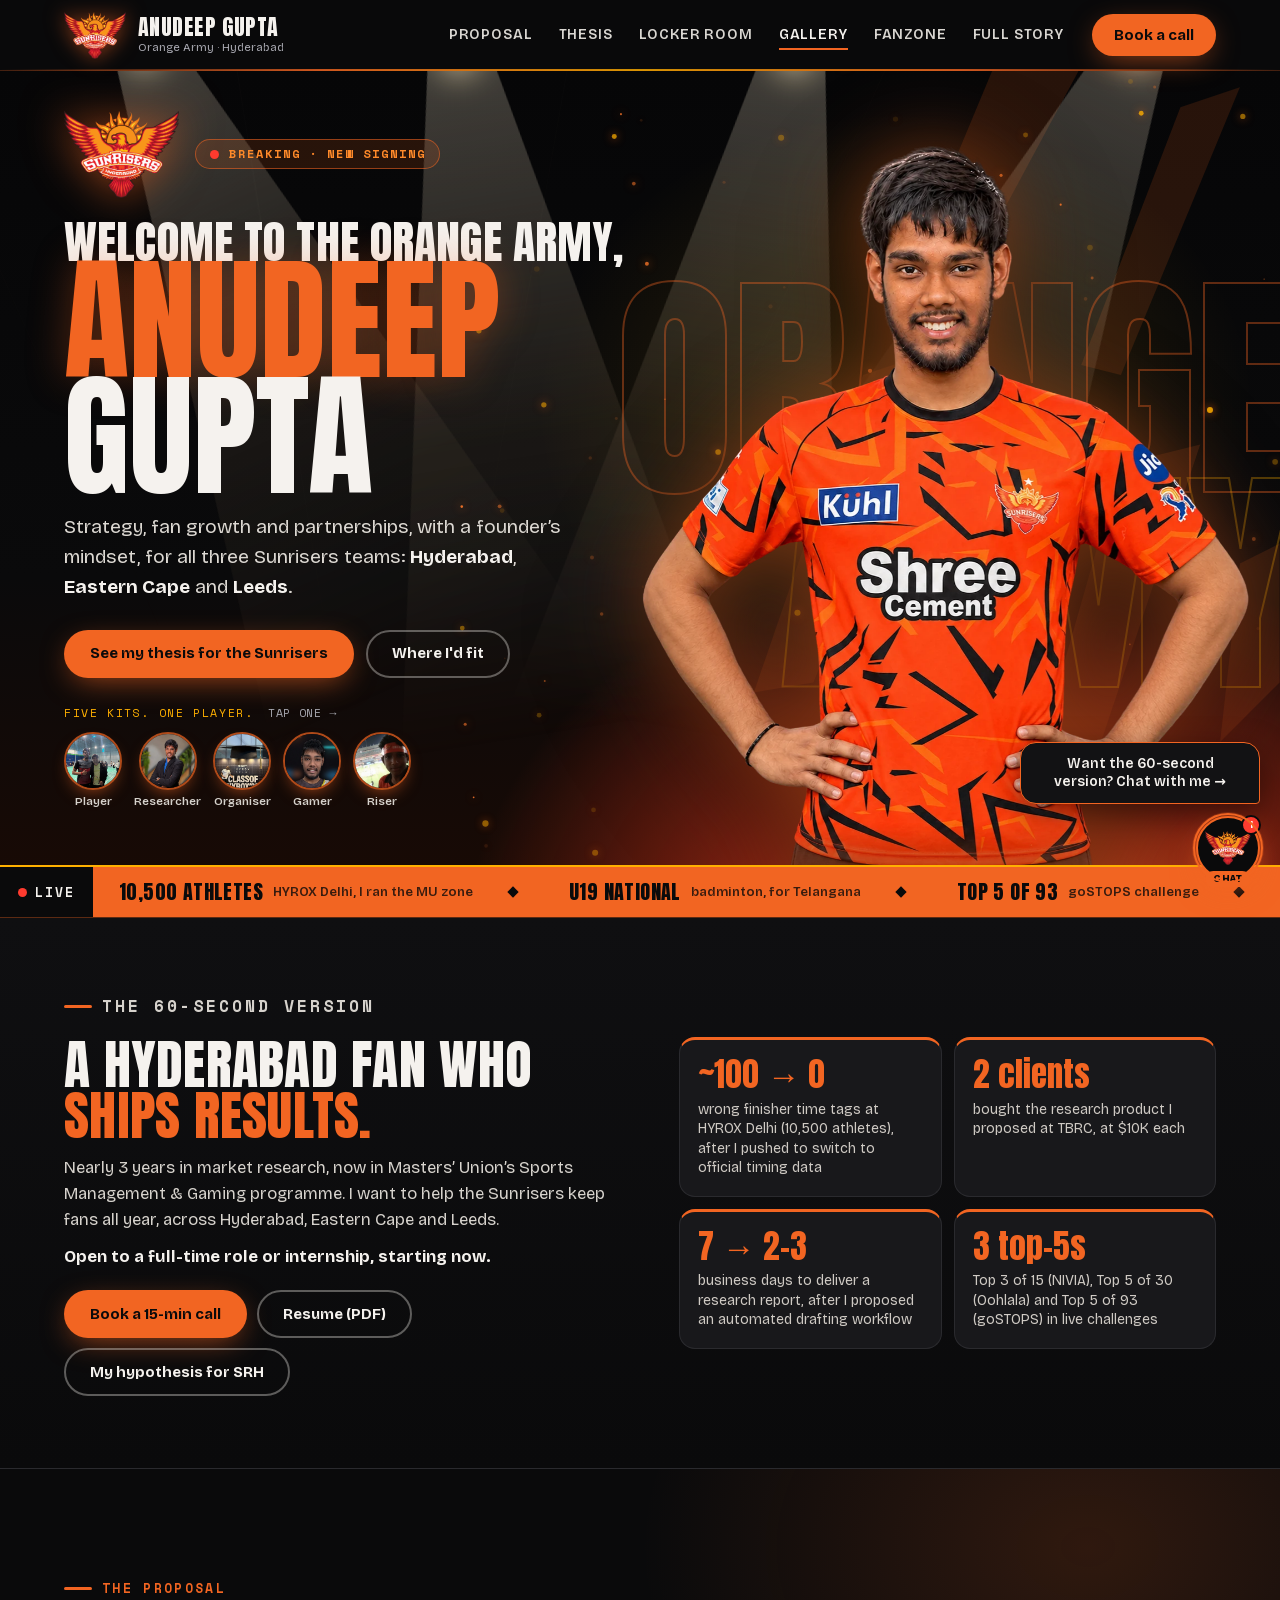
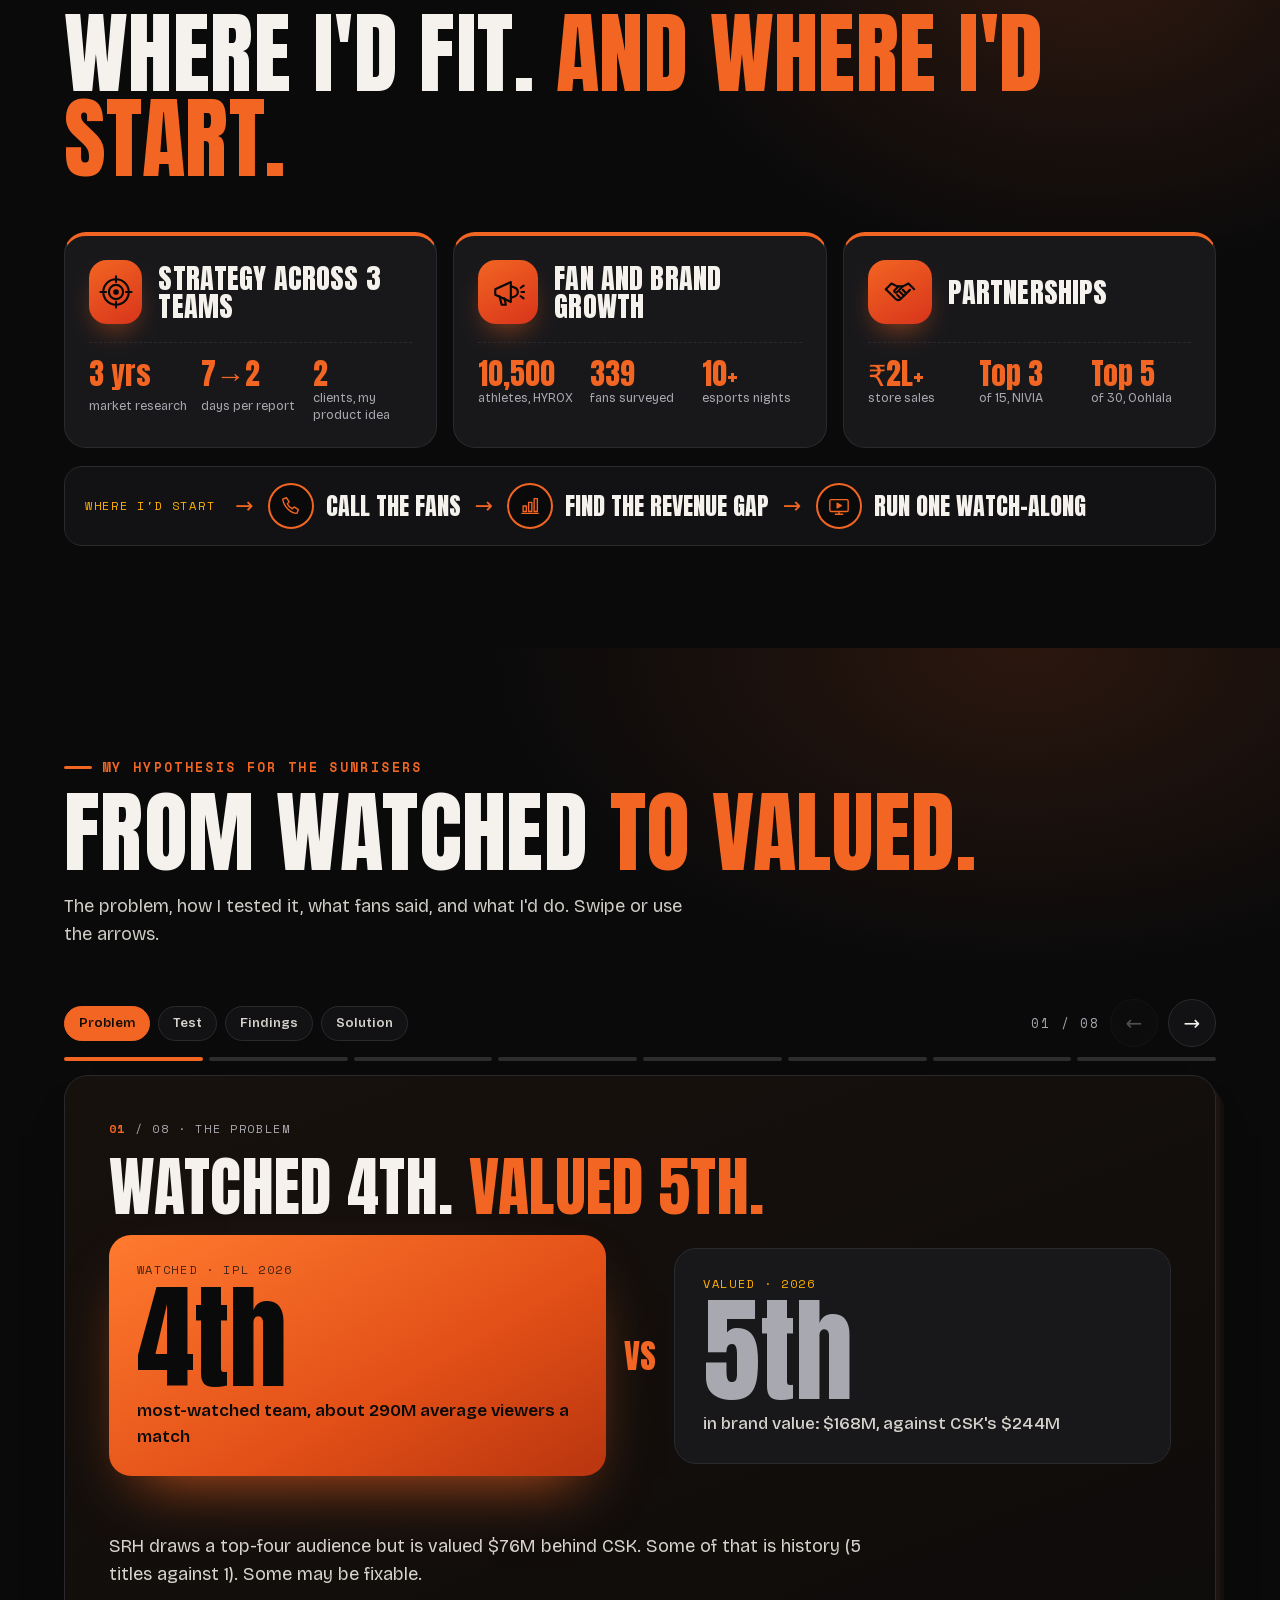
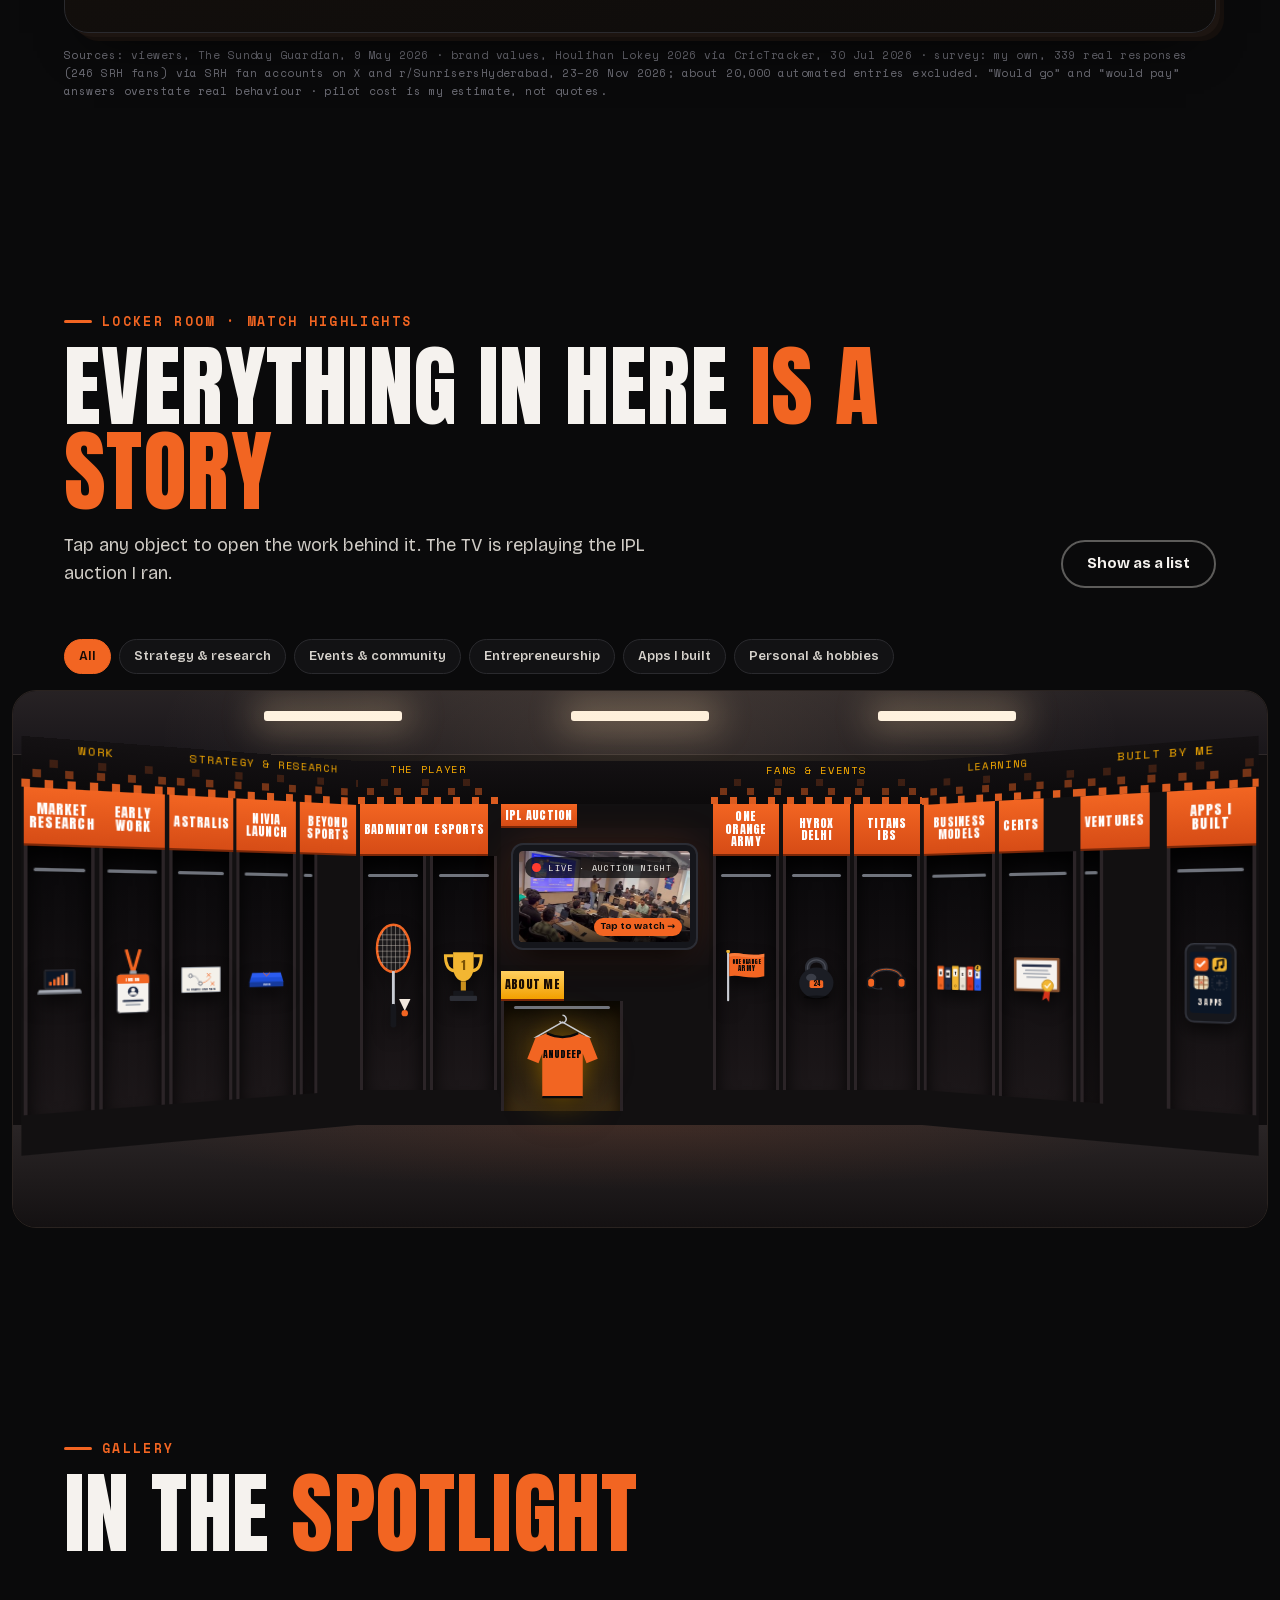
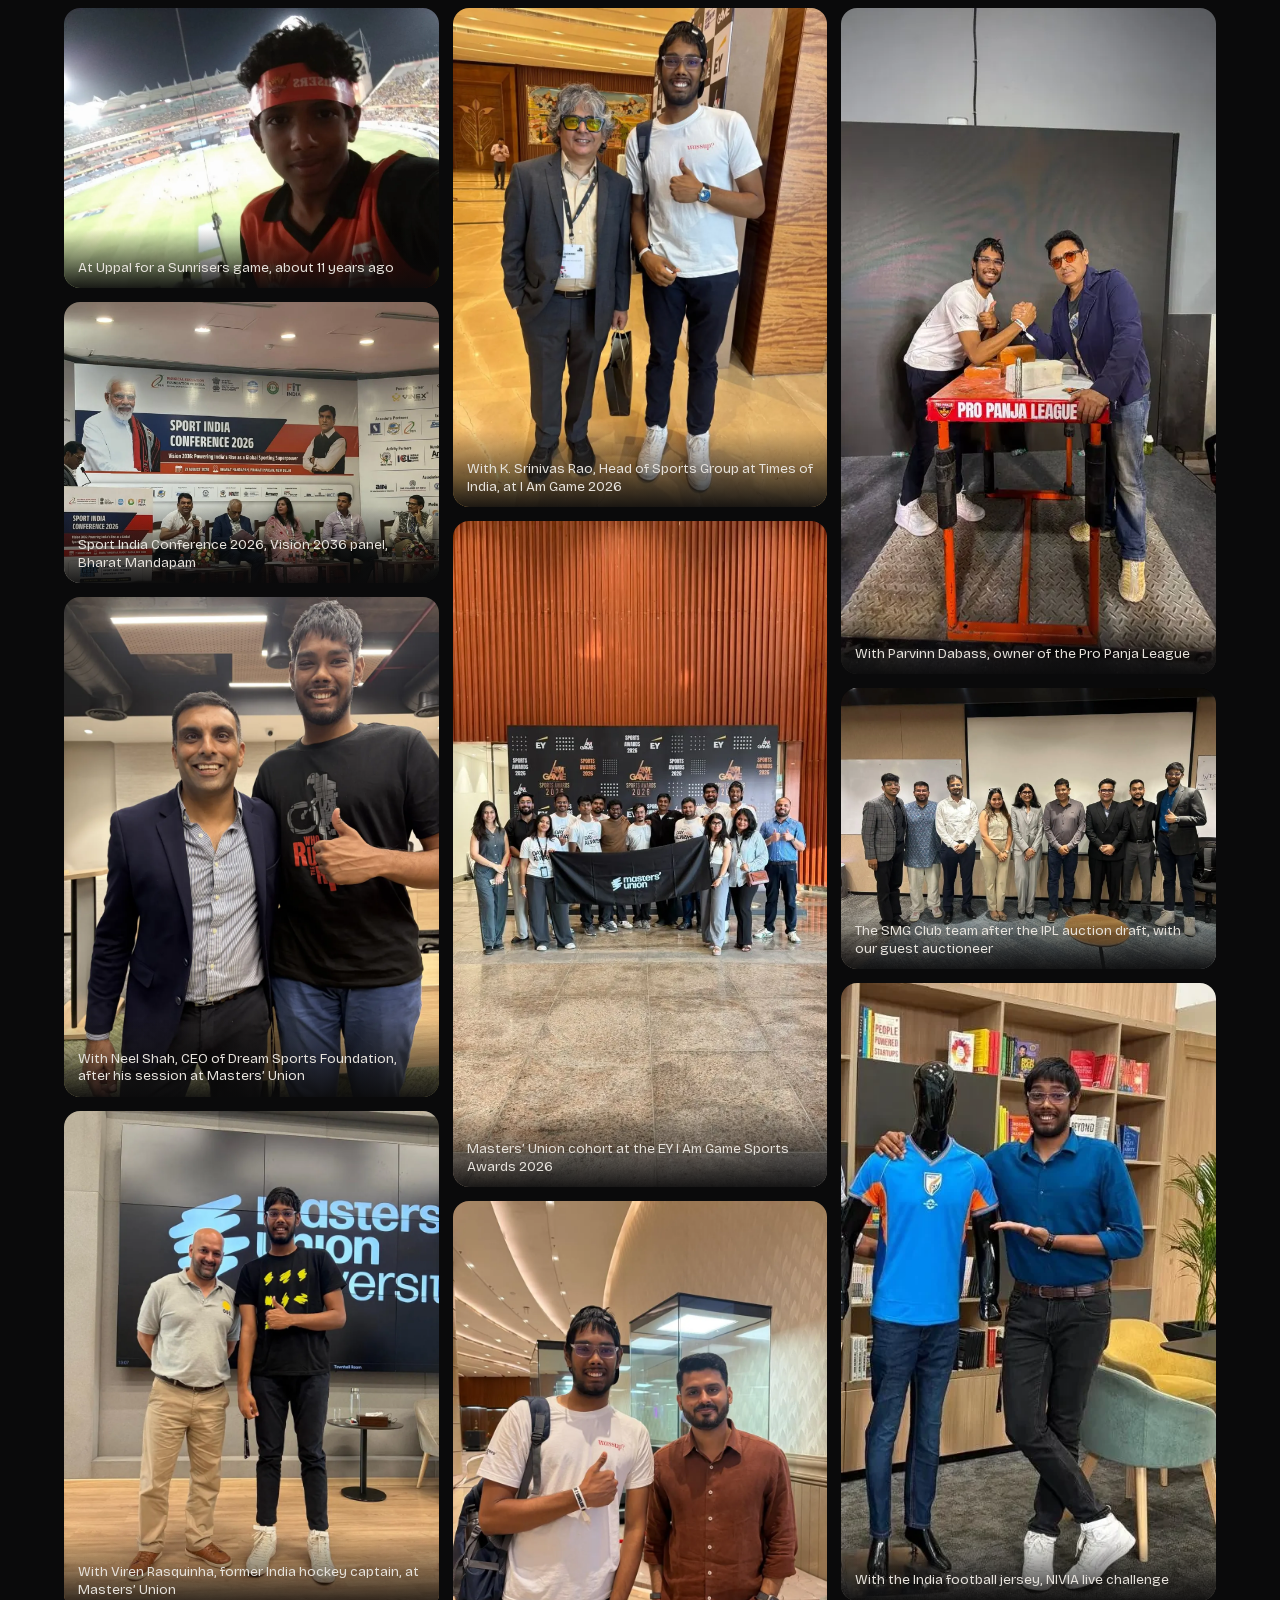
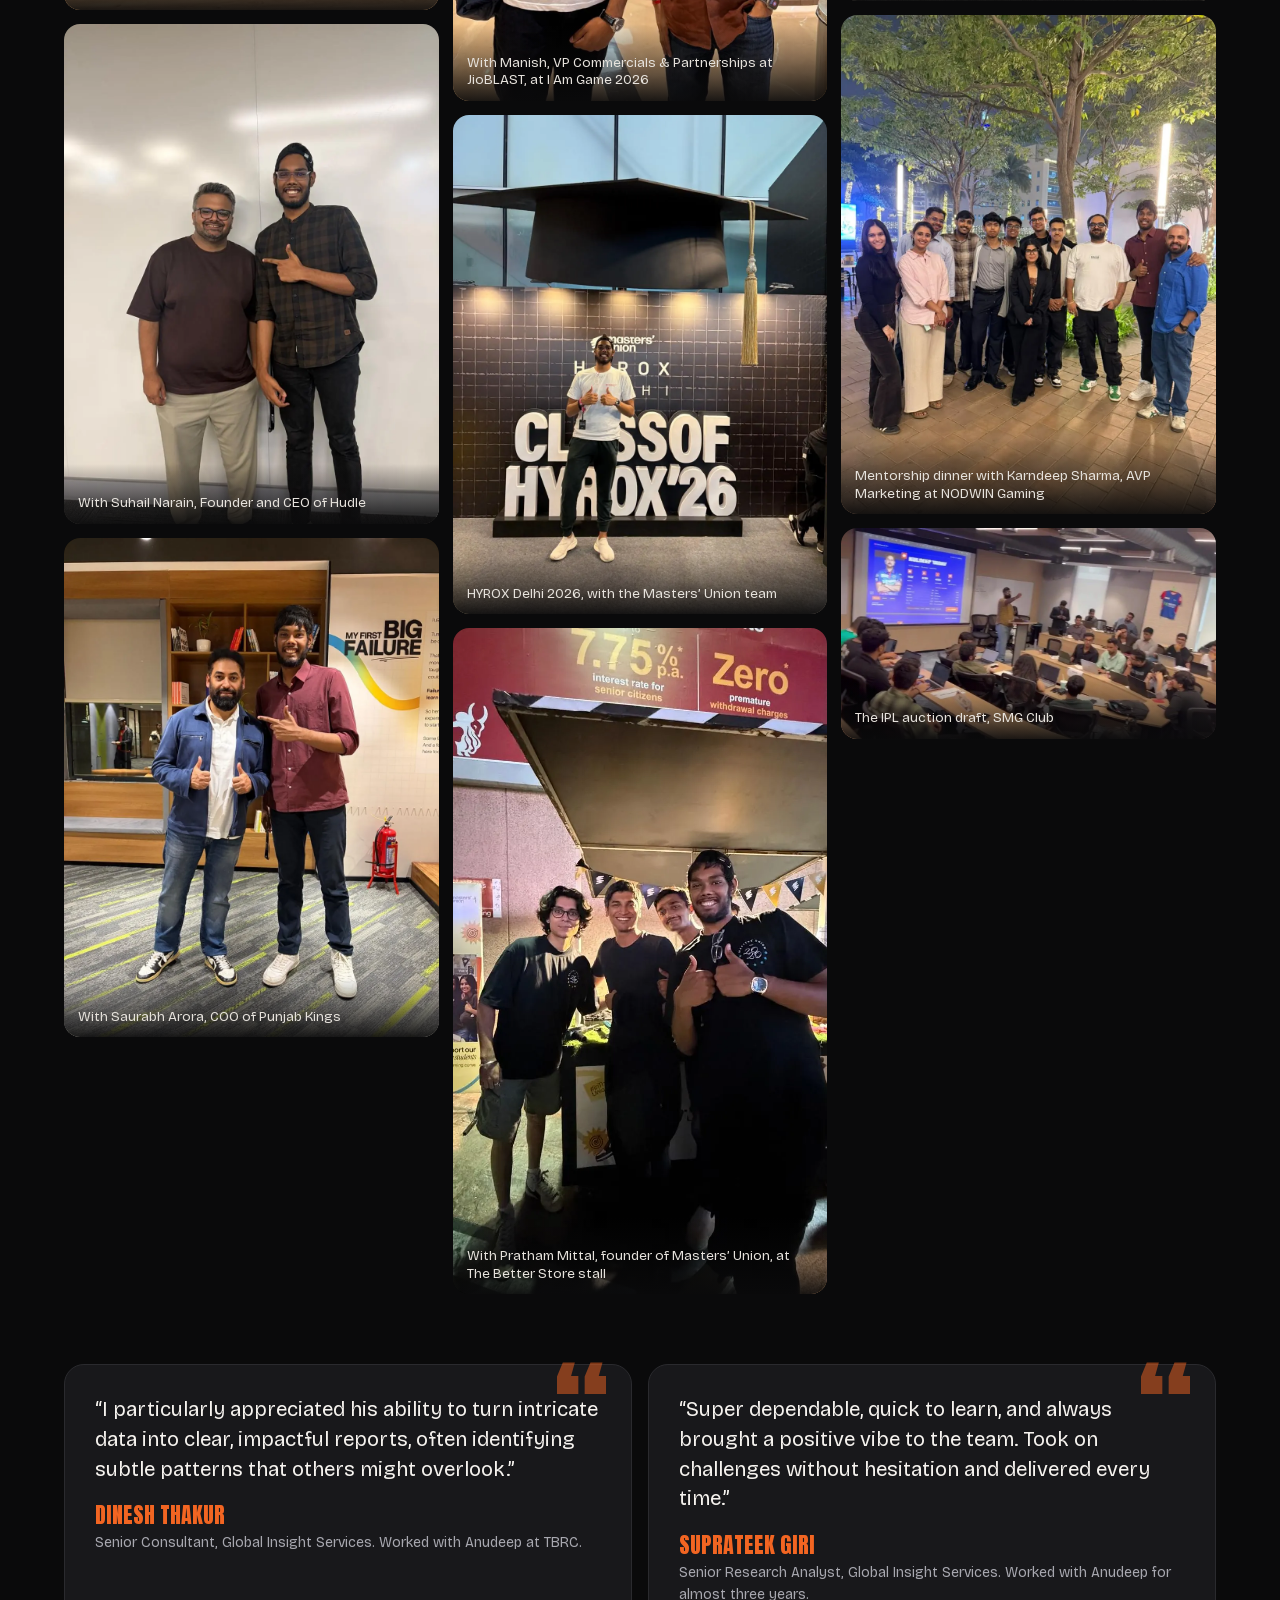
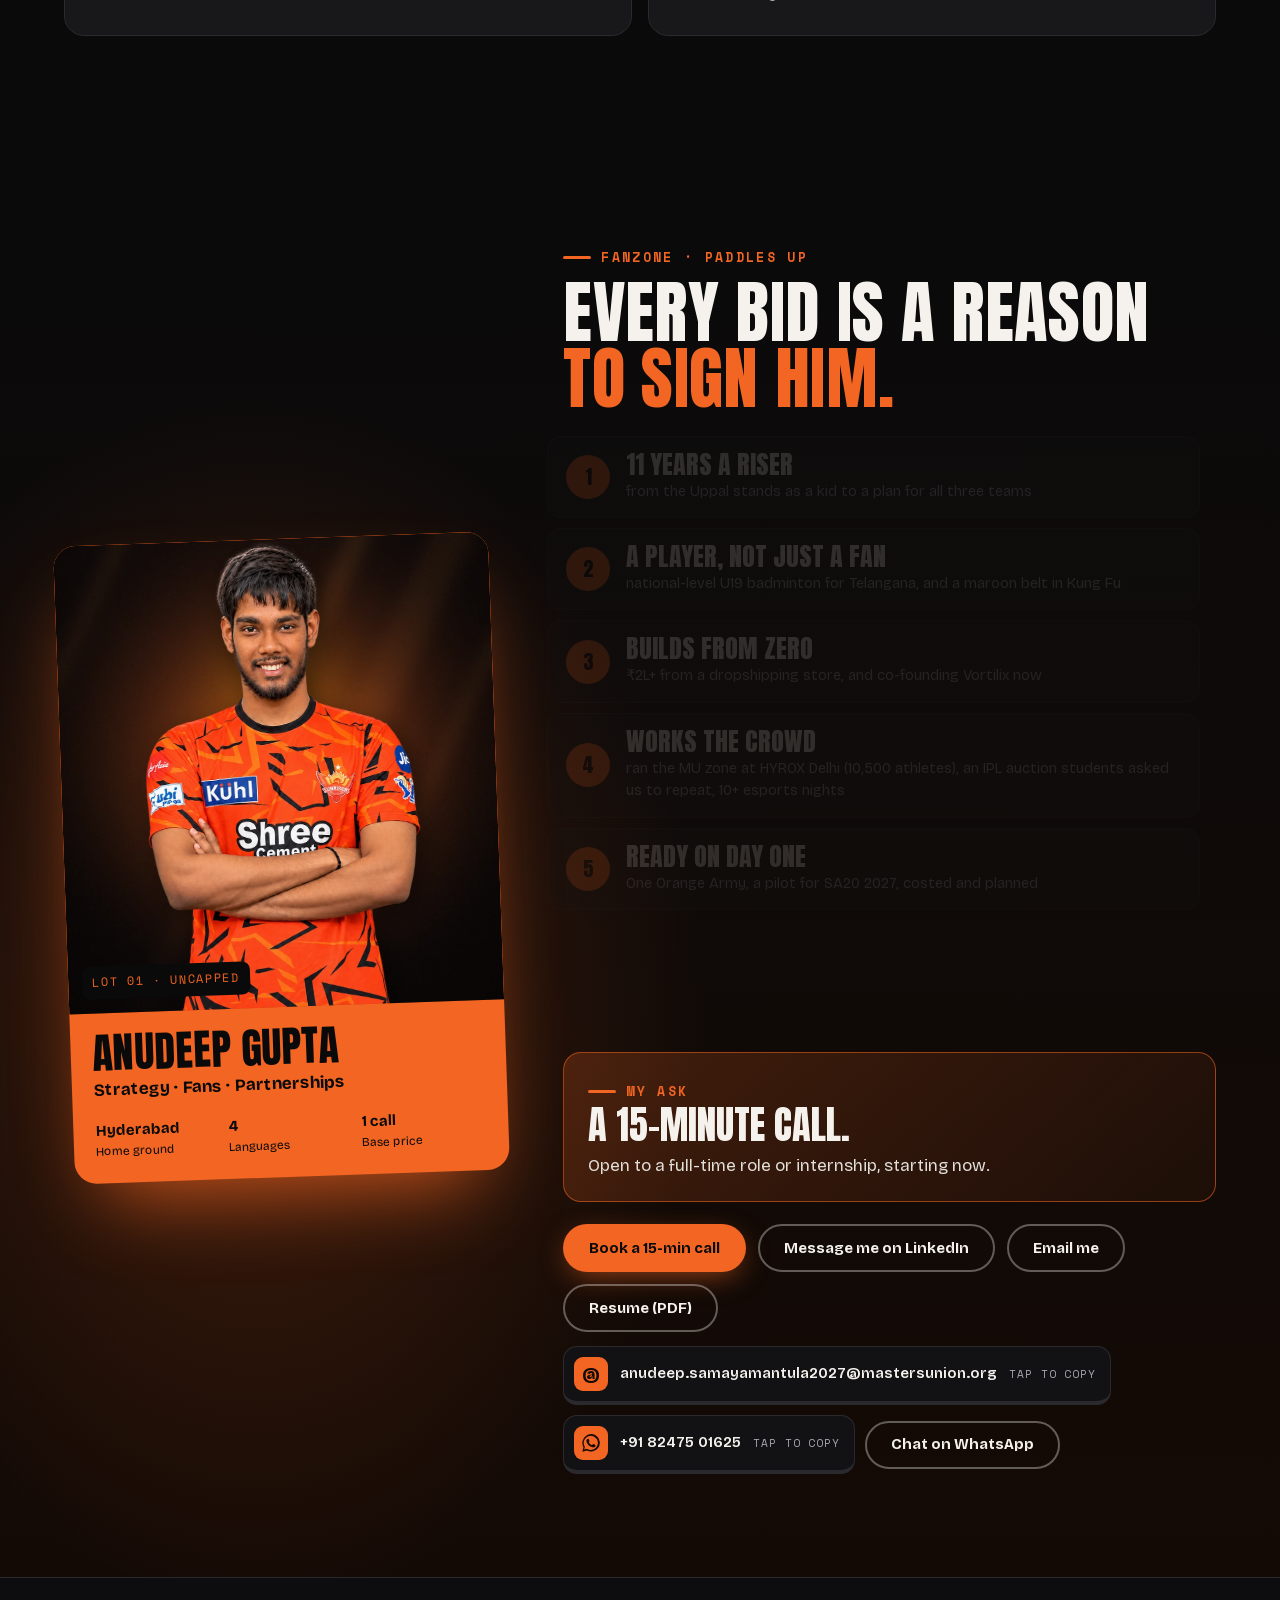
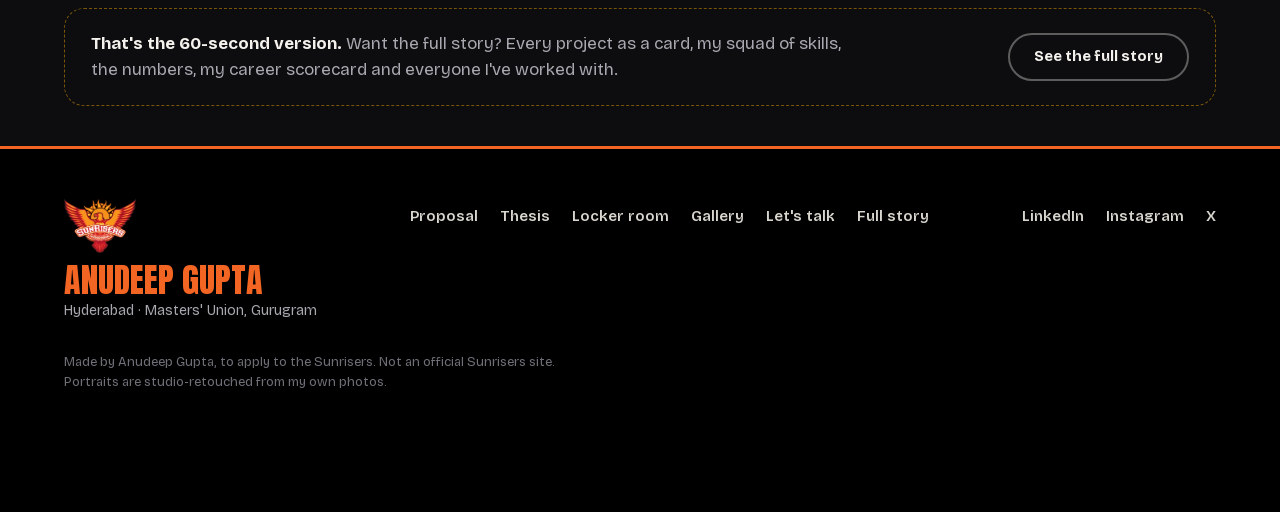
<file: srh/index.html>
<!doctype html>
<html lang="en">
<head>
<meta charset="utf-8">
<meta name="viewport" content="width=device-width, initial-scale=1">
<title>Anudeep Gupta · For the Orange Army</title>
<meta name="description" content="An independent pitch by Anudeep Gupta for a fan engagement and brand role across Sunrisers Hyderabad, Sunrisers Eastern Cape and Sunrisers Leeds.">
<meta name="robots" content="noindex, nofollow">
<link rel="icon" href="media/logos/favicon.ico" sizes="any">
<link rel="icon" type="image/png" sizes="32x32" href="media/logos/favicon-32.png">
<link rel="apple-touch-icon" href="media/logos/apple-touch-icon.png">
<meta name="theme-color" content="#0a0a0b">
<link rel="preload" href="fonts/anton-latin.woff2" as="font" type="font/woff2" crossorigin>
<link rel="preload" href="media/photos/hero-hips.webp?v=6" as="image">
<link rel="stylesheet" href="fonts/fonts.css">
<link rel="stylesheet" href="v3.css?v=1795719852">
<noscript><style>.hero-copy>*,.hero-me,.hero-heat,.hero-word,.hero-shards,[data-reveal],.bids li{opacity:1!important;transform:none!important}</style></noscript>
</head>
<body class="intro">
<a class="skip" href="#main">Skip to content</a>


<header class="hd" id="hd">
  <a class="hd-brand" href="#top" aria-label="Anudeep Gupta, back to the top">
    <span class="hd-mark" aria-hidden="true"><img src="media/logos/srh-logo-sm.webp" alt="" width="180" height="135"></span>
    <span class="hd-name"><b>Anudeep Gupta</b><small>Orange Army · Hyderabad</small></span>
  </a>
  <nav class="hd-nav" id="hd-nav" aria-label="Sections">
    <a href="#proposal">Proposal</a>
    <a href="#fixtures">Thesis</a>
    <a href="#room">Locker room</a>
    <a href="#gallery">Gallery</a>
    <a href="#fanzone">Fanzone</a>
    <a href="#more">Full story</a>
  </nav>
  <a class="btn btn-fire hd-cta" href="https://calendar.app.google/GHTx8vktZ8kw6CNe8" target="_blank" rel="noopener">Book a call</a>
  <button class="hd-menu" type="button" aria-expanded="false" aria-controls="hd-nav" aria-label="Open the menu"><i></i><i></i><i></i></button>
</header>

<main id="main">

<!-- ============================== HERO ============================== -->
<section class="hero" id="top" aria-label="New signing">
  <div class="hero-heat" aria-hidden="true"></div>
  <svg class="hero-shards" viewBox="0 0 800 900" preserveAspectRatio="xMaxYMid slice" aria-hidden="true">
    <path d="M520 0 L610 0 L470 260 L420 240Z"/><path d="M700 60 L760 40 L640 330 L600 320Z"/><path d="M380 330 L470 300 L330 640 L270 650Z"/>
    <path d="M640 420 L720 400 L600 760 L540 770Z"/><path d="M760 520 L800 500 L800 640 L740 700Z"/><path d="M450 640 L520 620 L440 900 L380 900Z"/>
  </svg>
  <div class="lights" aria-hidden="true"><i class="beam b1"></i><i class="beam b2"></i><i class="beam b3"></i><i class="beam b4"></i></div>
  <canvas class="embers" id="embers" aria-hidden="true"></canvas>
  <div class="hero-word" aria-hidden="true"><span>ORANGE</span><span>ARMY</span></div>
  <img class="hero-me" src="media/photos/hero-hips.webp?v=6" alt="Anudeep Gupta in the Sunrisers Hyderabad jersey" width="1114" height="1401">
  <canvas class="hero-glitch" id="hero-glitch" aria-hidden="true"></canvas>
  <img class="hero-me hero-alt" src="media/photos/hero-arms.webp?v=6" alt="" aria-hidden="true" width="1114" height="1401" loading="eager">
  <div class="hero-copy">
    <div class="crest-row"><img class="hero-crest" src="media/logos/srh-logo.webp" alt="Sunrisers Hyderabad" width="640" height="481"><p class="tag"><i class="live" aria-hidden="true"></i>Breaking · New signing</p></div>
    <h1><span class="h1-a">Welcome to the Orange Army,</span><span class="h1-b">Anudeep <em>Gupta</em></span></h1>
    <p class="hero-sub">Strategy, fan growth and partnerships, with a founder’s mindset, for all three Sunrisers teams: <b>Hyderabad</b>, <b>Eastern Cape</b> and <b>Leeds</b>.</p>
    <div class="hero-btns">
      <a class="btn btn-fire" href="#fixtures">See my thesis for the Sunrisers</a>
      <a class="btn btn-ghost" href="#proposal">Where I'd fit</a>
    </div>
    <div class="kits" aria-label="Five kits, one player">
      <p class="kits-lab mono">Five kits. One player. <span>Tap one →</span></p>
      <div class="kits-row" id="kits-row"></div>
    </div>
  </div>
  <a class="scroll-cue" href="#tldr"><span>Scroll down</span><i aria-hidden="true"></i></a>
  <div class="ticker" aria-label="Career highlights">
    <span class="tk-live"><i aria-hidden="true"></i>Live</span>
    <div class="tk-win"><div class="tk-track" id="tk-track"></div></div>
  </div>
</section>

<!-- ============================== THE PROPOSAL ============================== -->
<!-- ============================== 60-SECOND VERSION ============================== -->
<section class="tldr" id="tldr" aria-labelledby="tldr-h">
  <div class="tldr-in">
    <div class="tldr-who">
      <p class="eyebrow">The 60-second version</p>
      <h2 id="tldr-h">A Hyderabad fan who <span class="fire">ships results.</span></h2>
      <p>Nearly 3 years in market research, now in Masters’ Union’s Sports Management &amp; Gaming programme. I want to help the Sunrisers keep fans all year, across Hyderabad, Eastern Cape and Leeds.</p>
      <p class="tldr-ask"><b>Open to a full-time role or internship, starting now.</b></p>
      <div class="tldr-btns">
        <a class="btn btn-fire" href="https://calendar.app.google/GHTx8vktZ8kw6CNe8" target="_blank" rel="noopener">Book a 15-min call</a>
        <a class="btn btn-ghost" href="media/resume.pdf" target="_blank" rel="noopener">Resume (PDF)</a>
        <a class="btn btn-ghost" href="#fixtures">My hypothesis for SRH</a>
      </div>
    </div>
    <ul class="tldr-proof" aria-label="Proof in numbers">
      <li><b>~100 → 0</b><span>wrong finisher time tags at HYROX Delhi (10,500 athletes), after I pushed to switch to official timing data</span></li>
      <li><b>2 clients</b><span>bought the research product I proposed at TBRC, at $10K each</span></li>
      <li><b>7 → 2–3</b><span>business days to deliver a research report, after I proposed an automated drafting workflow</span></li>
      <li><b>3 top-5s</b><span>Top 3 of 15 (NIVIA), Top 5 of 30 (Oohlala) and Top 5 of 93 (goSTOPS) in live challenges</span></li>
    </ul>
  </div>
</section>

<section class="sec prop" id="proposal" aria-labelledby="prop-h">
  <header class="sec-head">
    <p class="eyebrow">The proposal</p>
    <h2 id="prop-h">Where I'd fit. <span class="fire">And where I'd start.</span></h2>
  </header>
  <div class="fit-grid">
    <article class="fit fit3" data-reveal><div class="fit-top"><span class="fit-ic"><svg viewBox="0 0 48 48" fill="none" stroke="currentColor" stroke-width="3" stroke-linecap="round" stroke-linejoin="round"><circle cx="24" cy="24" r="18"/><circle cx="24" cy="24" r="10"/><circle cx="24" cy="24" r="2.5" fill="currentColor"/><path d="M24 2v8M24 38v8M2 24h8M38 24h8"/></svg></span><h3>Strategy across 3 teams</h3></div><ul class="fit-chips"><li><b>3 yrs</b><span>market research</span></li><li><b>7→2</b><span>days per report</span></li><li><b>2</b><span>clients, my product idea</span></li></ul></article>
    <article class="fit fit3" data-reveal><div class="fit-top"><span class="fit-ic"><svg viewBox="0 0 48 48" fill="none" stroke="currentColor" stroke-width="3" stroke-linecap="round" stroke-linejoin="round"><path d="M6 20v8l22 10V10L6 20z"/><path d="M28 16c6 1 10 4 10 8s-4 7-10 8"/><path d="M12 30l3 12h6l-2-9"/><path d="M42 18l4-3M42 30l4 3M43 24h4"/></svg></span><h3>Fan and brand growth</h3></div><ul class="fit-chips"><li><b>10,500</b><span>athletes, HYROX</span></li><li><b>339</b><span>fans surveyed</span></li><li><b>10+</b><span>esports nights</span></li></ul></article>
    <article class="fit fit3" data-reveal><div class="fit-top"><span class="fit-ic"><svg viewBox="0 0 48 48" fill="none" stroke="currentColor" stroke-width="3" stroke-linecap="round" stroke-linejoin="round"><path d="M4 20l8-8 8 4h8l8-4 8 8"/><path d="M4 20l14 14c2 2 5 2 7 0l13-13"/><path d="M20 28l4 4M24 24l5 5M28 21l4 4"/><path d="M28 16l-8 8c-2 2-5 0-4-2l6-6"/></svg></span><h3>Partnerships</h3></div><ul class="fit-chips"><li><b>₹2L+</b><span>store sales</span></li><li><b>Top 3</b><span>of 15, NIVIA</span></li><li><b>Top 5</b><span>of 30, Oohlala</span></li></ul></article>
  </div>
  <ol class="start" data-reveal>
    <li class="start-lab mono">Where I'd start</li>
    <li><span class="plan-ic"><svg viewBox="0 0 48 48" fill="none" stroke="currentColor" stroke-width="3" stroke-linecap="round" stroke-linejoin="round"><path d="M14 6l6 9-4 4c2 5 6 9 11 11l4-4 9 6-3 8C23 40 8 25 6 9z"/></svg></span><b>Call the fans</b></li>
    <li><span class="plan-ic"><svg viewBox="0 0 48 48" fill="none" stroke="currentColor" stroke-width="3" stroke-linecap="round" stroke-linejoin="round"><path d="M6 40h36"/><rect x="9" y="24" width="7" height="12"/><rect x="21" y="16" width="7" height="20"/><rect x="33" y="8" width="7" height="28"/></svg></span><b>Find the revenue gap</b></li>
    <li><span class="plan-ic"><svg viewBox="0 0 48 48" fill="none" stroke="currentColor" stroke-width="3" stroke-linecap="round" stroke-linejoin="round"><rect x="4" y="10" width="40" height="26" rx="3"/><path d="M16 42h16M24 36v6"/><path d="M20 18l9 5-9 5z" fill="currentColor"/></svg></span><b>Run one watch-along</b></li>
  </ol>
</section>

<!-- ============================== WALK-OUT (kit change) ============================== -->

<!-- ============================== FIXTURES (the idea) ============================== -->
<section class="sec fx" id="fixtures" aria-labelledby="fx-h">
  <header class="sec-head">
    <p class="eyebrow">My hypothesis for the Sunrisers</p>
    <h2 id="fx-h">From watched <span class="fire">to valued.</span></h2>
    <p class="lede">The problem, how I tested it, what fans said, and what I'd do. Swipe or use the arrows.</p>
  </header>
  <div class="tdeck" id="tdeck" data-reveal>
    <div class="ts-bar">
      <div class="ts-chaps" role="tablist" aria-label="Jump to a part of the case">
        <button type="button" data-go="0">Problem</button><button type="button" data-go="2">Test</button><button type="button" data-go="3">Findings</button><button type="button" data-go="6">Solution</button>
      </div>
      <div class="ts-ctrl">
        <span class="ts-count mono" id="ts-count">01 / 08</span>
        <button type="button" class="ts-arrow" id="ts-prev" aria-label="Previous slide">←</button>
        <button type="button" class="ts-arrow" id="ts-next" aria-label="Next slide">→</button>
      </div>
    </div>
    <div class="ts-dots" id="ts-dots" aria-hidden="true"></div>
    <div class="ts-track" id="ts-track" tabindex="0" data-lenis-prevent>
      <article class="tslide" aria-roledescription="slide" aria-label="1 of 8: The problem">
        <p class="ts-n mono"><b>01</b> / 08 · The problem</p>
        <h3>Watched 4th. <span class="fire">Valued 5th.</span></h3>
        <div class="gap">
          <div class="gap-card"><p class="mono">Watched · IPL 2026</p><b>4th</b><span>most-watched team, about 290M average viewers a match</span></div>
          <div class="gap-vs" aria-hidden="true">vs</div>
          <div class="gap-card dim"><p class="mono">Valued · 2026</p><b>5th</b><span>in brand value: $168M, against CSK's $244M</span></div>
        </div>
        <p class="ts-line">SRH draws a top-four audience but is valued $76M behind CSK. Some of that is history (5 titles against 1). Some may be fixable.</p>
      </article>
      <article class="tslide" aria-roledescription="slide" aria-label="2 of 8: My hypothesis">
        <p class="ts-n mono"><b>02</b> / 08 · My hypothesis</p>
        <h3>Fans have nothing to follow <span class="fire">between seasons.</span></h3>
        <div class="ts-crests">
          <span class="roundel crest home"><img src="media/logos/srh-logo-sm.webp" alt="Sunrisers Hyderabad" loading="lazy"></span>
          <span class="roundel crest"><img src="media/logos/sec-logo.webp" alt="Sunrisers Eastern Cape" loading="lazy"></span>
          <span class="roundel crest"><img src="media/logos/leeds-logo.webp" alt="Sunrisers Leeds" loading="lazy"></span>
        </div>
        <p class="ts-line">The Sunrisers group also plays in SA20 (Eastern Cape) and The Hundred (Leeds). I assumed Hyderabad fans didn't know, or didn't care. So I tested it.</p>
      </article>
      <article class="tslide" aria-roledescription="slide" aria-label="3 of 8: How I tested it">
        <p class="ts-n mono"><b>03</b> / 08 · How I tested it</p>
        <h3>339 fans <span class="fire">in 3 days.</span></h3>
        <ul class="ts-nums">
          <li><b>339</b><span>real responses</span></li>
          <li><b>246</b><span>SRH fans</span></li>
          <li><b>141</b><span>living in Hyderabad</span></li>
        </ul>
        <p class="ts-line">A 3-minute survey I designed, shared by SRH fan accounts on X and by r/SunrisersHyderabad. About 20,000 bot entries were filtered out.</p>
      </article>
      <article class="tslide" aria-roledescription="slide" aria-label="4 of 8: What I found">
        <p class="ts-n mono"><b>04</b> / 08 · What I found</p>
        <h3>I was <span class="fire">wrong.</span></h3>
        <ul class="ts-nums two">
          <li><b>98%</b><span>of SRH fans already knew about Eastern Cape and Leeds</span></li>
          <li><b>67%</b><span>follow them regularly</span></li>
        </ul>
        <p class="ts-line">Awareness isn't the gap. These fans already follow all three teams, alone, on their phones.</p>
      </article>
      <article class="tslide" aria-roledescription="slide" aria-label="5 of 8: The real gap">
        <p class="ts-n mono"><b>05</b> / 08 · The real gap</p>
        <h3>Loyal fans. <span class="fire">Little revenue.</span></h3>
        <ul class="ts-nums two">
          <li><b>37%</b><span>have never watched SRH at the home stadium; getting tickets is the top complaint</span></li>
          <li><b>75%</b><span>own no official SRH merch (43% none, 32% only copies)</span></li>
        </ul>
        <p class="ts-line">The gap is turning that loyalty into tickets, merch and memberships SRH can count.</p>
      </article>
      <article class="tslide" aria-roledescription="slide" aria-label="6 of 8: The demand">
        <p class="ts-n mono"><b>06</b> / 08 · The demand</p>
        <h3>They'd show up. <span class="fire">Some would pay.</span></h3>
        <ul class="ts-nums two">
          <li><b>61%</b><span>of Hyderabad fans rate a local watch-along for Eastern Cape or Leeds 4–5 out of 5</span></li>
          <li><b>54%</b><span>would pay for a yearly fan membership, mostly up to &#8377;500</span></li>
        </ul>
        <p class="ts-line">People say yes more easily than they turn up, so the pilot has to prove it.</p>
      </article>
      <article class="tslide" aria-roledescription="slide" aria-label="7 of 8: My solution">
        <p class="ts-n mono"><b>07</b> / 08 · My solution</p>
        <h3>One Orange Army: <span class="fire">3 months → 7.</span></h3>
        <div class="year" id="year">
    <div class="year-top">
      <p class="mono year-cap" id="year-cap">Today: Hyderabad gathers for 3 months a year</p>
      <div class="seg" role="group" aria-label="Compare the fan calendar">
        <button type="button" class="on" data-year="today" aria-pressed="true">Today</button>
        <button type="button" data-year="plan" aria-pressed="false">With One Orange Army</button>
      </div>
    </div>
    <div class="months" id="months"></div>
  </div>
        <p class="ts-line">Watch-along Nights in Hyderabad for Eastern Cape and Leeds matches, and a Passport whose stamps are redeemed at the IPL opener.</p>
      </article>
      <article class="tslide" aria-roledescription="slide" aria-label="8 of 8: How I'd test it">
        <p class="ts-n mono"><b>08</b> / 08 · How I'd test it</p>
        <h3>4 Nights. <span class="fire">Then go or stop.</span></h3>
        <div class="ts-pilot">
    <div class="passport" id="passport" aria-label="The Orange Army Passport, with stamps from each team">
      <div class="pp-head"><span class="mono">Orange Army</span><b>Passport</b></div>
      <div class="pp-stamps">
        <span class="stamp s1"><b>SEC</b><small>Night 1</small></span>
        <span class="stamp s2"><b>SEC</b><small>Night 2</small></span>
        <span class="stamp s3"><b>LDS</b><small>Night 1</small></span>
        <span class="stamp s4"><b>SRH</b><small>Redeem at Uppal</small></span>
      </div>
      <p class="pp-foot mono">Stamped at every Night · carried into the IPL</p>
    </div>
          <ul class="pilot-nums">
            <li><b>4</b><span>Nights on Eastern Cape match days, SA20, 17 Jan – 21 Feb 2027</span></li>
            <li><b>&#8377;22K–78K</b><span>plus a host (my estimate)</span></li>
            <li><b>5</b><span>numbers: fans per Night, Passport sign-ups, follows, reel views, stamps redeemed</span></li>
          </ul>
        </div>
        <div class="ts-btns"><button type="button" class="btn btn-fire" data-open-page="one-orange-army">Read the full plan</button><a class="btn btn-ghost" href="https://calendar.app.google/GHTx8vktZ8kw6CNe8" target="_blank" rel="noopener">Book a 15-min call</a></div>
      </article>
    </div>
  </div>
  <p class="src mono ts-src">Sources: viewers, The Sunday Guardian, 9 May 2026 · brand values, Houlihan Lokey 2026 via CricTracker, 30 Jul 2026 · survey: my own, 339 real responses (246 SRH fans) via SRH fan accounts on X and r/SunrisersHyderabad, 23–26 Nov 2026; about 20,000 automated entries excluded. “Would go” and “would pay” answers overstate real behaviour · pilot cost is my estimate, not quotes.</p>
</section>

<!-- ============================== ORANGE VAULT (work) ============================== -->
<section class="sec room" id="room" aria-labelledby="room-h">
  <header class="sec-head row">
    <div><p class="eyebrow">Locker room · Match highlights</p><h2 id="room-h">Everything in here <span class="fire">is a story</span></h2>
    <p class="lede">Tap any object to open the work behind it. The TV is replaying the IPL auction I ran.</p></div>
    <button type="button" class="btn btn-ghost" id="room-list-btn" aria-expanded="false" aria-controls="room-list"><span>Show as a list</span></button>
  </header>
  <div class="room-cats" id="room-cats" role="group" aria-label="Filter the room by kind of work">
    <button type="button" data-cat="all" aria-pressed="true">All</button>
    <button type="button" data-cat="strategy" aria-pressed="false">Strategy &amp; research</button>
    <button type="button" data-cat="events" aria-pressed="false">Events &amp; community</button>
    <button type="button" data-cat="business" aria-pressed="false">Entrepreneurship</button>
    <button type="button" data-cat="ai" aria-pressed="false">Apps I built</button>
    <button type="button" data-cat="personal" aria-pressed="false">Personal &amp; hobbies</button>
  </div>
  <div class="lr" id="scene">
    <div class="lr-ceil" aria-hidden="true"><i></i><i></i><i></i></div>
    <div class="lr-stage" id="lr-stage">
      <div class="lr-wall lr-left" id="lr-L"></div>
      <div class="lr-wall lr-back" id="lr-B"></div>
      <div class="lr-wall lr-right" id="lr-R"></div>
    </div>
    <div class="lr-floor" aria-hidden="true"></div>
  </div>
  <p class="scene-hint mono">Swipe to look around the room →</p>
  <div class="room-list" id="room-list"></div>
</section>

<template id="dbm-tpl"><div class="decks"><a class="deck" href="media/docs/dbm/athletiq-edtech.pdf?v=2" target="_blank" rel="noopener"><img src="media/projects/dbm/athletiq-edtech.webp?v=2" alt="Cover of the AthletIQ deck" loading="lazy" width="640" height="360"><span class="mono">Sports-tech · edtech · Grade A</span><b>AthletIQ</b><small>Shared coaches and sports tech for school athletes</small></a><a class="deck" href="media/docs/dbm/messmafia-d2c.pdf?v=2" target="_blank" rel="noopener"><img src="media/projects/dbm/messmafia-d2c.webp?v=2" alt="Cover of the MessMafia deck" loading="lazy" width="640" height="360"><span class="mono">D2C · Grade A</span><b>MessMafia</b><small>Healthy add-hot-water meals for busy students</small></a><a class="deck" href="media/docs/dbm/twyde-marketplace.pdf?v=2" target="_blank" rel="noopener"><img src="media/projects/dbm/twyde-marketplace.webp?v=2" alt="Cover of the TWYDE deck" loading="lazy" width="640" height="360"><span class="mono">Marketplace · Grade A</span><b>TWYDE</b><small>A Zoomcar-style marketplace for idle two-wheelers</small></a><a class="deck" href="media/docs/dbm/skoolms-saas.pdf?v=2" target="_blank" rel="noopener"><img src="media/projects/dbm/skoolms-saas.webp?v=2" alt="Cover of the skooLMS deck" loading="lazy" width="640" height="360"><span class="mono">SaaS · Grade A</span><b>skooLMS</b><small>The internal operating system for schools</small></a><a class="deck" href="media/docs/dbm/insurequest-fintech.pdf?v=2" target="_blank" rel="noopener"><img src="media/projects/dbm/insurequest-fintech.webp?v=2" alt="Cover of the Insurequest deck" loading="lazy" width="640" height="360"><span class="mono">Fintech · Grade A</span><b>Insurequest</b><small>Can insurance risk become a retail asset class?</small></a><a class="deck" href="media/docs/dbm/chandni-chowk-fnb.pdf?v=2" target="_blank" rel="noopener"><img src="media/projects/dbm/chandni-chowk-fnb.webp?v=2" alt="Cover of the Chandni Chowk and Co. deck" loading="lazy" width="640" height="360"><span class="mono">F&amp;B · Grade A</span><b>Chandni Chowk &amp; Co.</b><small>Old Delhi legends, franchised into tier-2 India</small></a></div></template>

<!-- ============================== GALLERY ============================== -->
<section class="sec gal" id="gallery" aria-labelledby="gal-h">
  <header class="sec-head"><p class="eyebrow">Gallery</p><h2 id="gal-h">In the <span class="fire">spotlight</span></h2></header>
  <div class="gal-grid" id="gal-grid"></div>
  <div class="quotes">
    <figure class="quote" data-reveal>
      <blockquote>“I particularly appreciated his ability to turn intricate data into clear, impactful reports, often identifying subtle patterns that others might overlook.”</blockquote>
      <figcaption><b>Dinesh Thakur</b><span>Senior Consultant, Global Insight Services. Worked with Anudeep at TBRC.</span></figcaption>
    </figure>
    <figure class="quote" data-reveal>
      <blockquote>“Super dependable, quick to learn, and always brought a positive vibe to the team. Took on challenges without hesitation and delivered every time.”</blockquote>
      <figcaption><b>Suprateek Giri</b><span>Senior Research Analyst, Global Insight Services. Worked with Anudeep for almost three years.</span></figcaption>
    </figure>
  </div>
</section>

<!-- ============================== FANZONE (auction finale + contact) ============================== -->
<section class="sec fan" id="fanzone" aria-labelledby="fan-h">
  <div class="lot" id="lot">
    <div class="lot-photo"><img src="media/photos/portrait-arms.webp?v=1795719521" alt="Anudeep in the Sunrisers Hyderabad jersey, arms crossed" loading="lazy"><span class="mono lot-tag">Lot 01 · Uncapped</span></div>
    <div class="lot-body">
      <b class="lot-name">Anudeep Gupta</b>
      <span>Strategy · Fans · Partnerships</span>
      <div class="lot-meta"><span><b>Hyderabad</b>Home ground</span><span><b>4</b>Languages</span><span><b>1 call</b>Base price</span></div>
    </div>
  </div>
  <div class="fan-right">
    <p class="eyebrow">Fanzone · paddles up</p>
    <h2 id="fan-h">Every bid is a reason <span class="fire">to sign him.</span></h2>
    <ol class="bids" id="bids">
      <li><span>1</span><div><b>11 years a Riser</b><small>from the Uppal stands as a kid to a plan for all three teams</small></div></li>
      <li><span>2</span><div><b>A player, not just a fan</b><small>national-level U19 badminton for Telangana, and a maroon belt in Kung Fu</small></div></li>
      <li><span>3</span><div><b>Builds from zero</b><small>₹2L+ from a dropshipping store, and co-founding Vortilix now</small></div></li>
      <li><span>4</span><div><b>Works the crowd</b><small>ran the MU zone at HYROX Delhi (10,500 athletes), an IPL auction students asked us to repeat, 10+ esports nights</small></div></li>
      <li><span>5</span><div><b>Ready on day one</b><small>One Orange Army, a pilot for SA20 2027, costed and planned</small></div></li>
    </ol>
    <div class="sold-row">
      <span class="sold" id="sold" aria-hidden="true">Sold!</span>
      <p class="sold-text">To the Orange Army. Let's talk.</p>
    </div>
    <div class="ask" id="ask">
      <p class="eyebrow">My ask</p>
      <p class="ask-main">A 15-minute call.</p>
      <p>Open to a full-time role or internship, starting now.</p>
    </div>
    <div class="fan-btns">
      <a class="btn btn-fire" href="https://calendar.app.google/GHTx8vktZ8kw6CNe8" target="_blank" rel="noopener">Book a 15-min call</a>
      <a class="btn btn-ghost" href="https://www.linkedin.com/in/itsanudeepgupta/" target="_blank" rel="noopener">Message me on LinkedIn</a>
      <a class="btn btn-ghost" href="mailto:anudeep.samayamantula2027@mastersunion.org">Email me</a>
      <a class="btn btn-ghost" href="media/resume.pdf" target="_blank" rel="noopener">Resume (PDF)</a>
    </div>
    <div class="copy-keys">
      <button type="button" class="copy-key" data-copy="anudeep.samayamantula2027@mastersunion.org"><span class="ck-ic" aria-hidden="true">@</span><b>anudeep.samayamantula2027@mastersunion.org</b><span class="ck-st mono">Tap to copy</span></button>
      <div class="ck-row"><button type="button" class="copy-key" data-copy="+91 82475 01625"><span class="ck-ic" aria-hidden="true"><svg viewBox="0 0 24 24" width="18" height="18" fill="currentColor"><path d="M20.5 3.5A11.8 11.8 0 0 0 1.9 17.6L.5 23.5l6-1.4A11.8 11.8 0 0 0 20.5 3.5zM12 21.4c-1.8 0-3.6-.5-5.1-1.4l-.4-.2-3.6.9.9-3.5-.2-.4A9.5 9.5 0 1 1 12 21.4zm5.2-7.1c-.3-.1-1.7-.8-2-.9-.3-.1-.5-.1-.7.1l-.9 1.1c-.2.2-.3.2-.6.1-.3-.1-1.2-.4-2.3-1.4-.9-.8-1.4-1.7-1.6-2-.2-.3 0-.4.1-.6l.4-.5.3-.5c.1-.2 0-.4 0-.5l-.9-2.2c-.2-.6-.5-.5-.7-.5h-.6c-.2 0-.5.1-.8.4-.3.3-1 1-1 2.5s1.1 2.9 1.2 3.1c.1.2 2.1 3.2 5.1 4.5 2.5 1 3 .8 3.6.7.6-.1 1.7-.7 2-1.4.2-.7.2-1.3.2-1.4-.1-.1-.3-.2-.6-.3z"/></svg></span><b>+91 82475 01625</b><span class="ck-st mono">Tap to copy</span></button>
      <a class="btn btn-ghost ck-wa" href="https://wa.me/918247501625?text=Hi%20Anudeep%2C%20I%20saw%20your%20Sunrisers%20site." target="_blank" rel="noopener">Chat on WhatsApp</a></div>
    </div>
  </div>
</section>

<!-- ============================== FULL STORY (extended cut) ============================== -->
<section class="more" id="more" aria-label="The full story">
  <div class="more-bar">
    <p><b>That's the 60-second version.</b> Want the full story? Every project as a card, my squad of skills, the numbers, my career scorecard and everyone I've worked with.</p>
    <button type="button" class="btn btn-ghost" id="more-btn" aria-expanded="false" aria-controls="more-body">See the full story</button>
  </div>
  <div class="more-body" id="more-body" hidden>
<section class="sec vault" id="cards" aria-labelledby="cards-h">
  <header class="sec-head row">
    <div><p class="eyebrow">Orange Vault</p><h2 id="cards-h">Every match, <span class="fire">card by card</span></h2>
    <p class="lede">The same work as the locker room, laid out as cards.</p></div>
  </header>
  <div class="track-bar"><p class="mono">Match highlights<span class="swipe-hint"> · swipe →</span></p><div class="arrows"><button type="button" class="arw" data-track="vault-track" data-dir="-1" aria-label="Previous work">←</button><button type="button" class="arw" data-track="vault-track" data-dir="1" aria-label="Next work">→</button></div></div>
  <div class="track vault-track" id="vault-track" tabindex="0" aria-label="Work"></div>
</section>

<!-- ============================== SQUAD ============================== -->
<section class="sec squad" id="squad" aria-labelledby="squad-h">
  <header class="sec-head row">
    <div><p class="eyebrow">Squad</p><h2 id="squad-h">Ready to play <span class="fire">every position</span></h2>
    <p class="lede">Every card is me: player, fighter, gamer, organiser, analyst, fan. Tap one to read more.</p></div>
    <div class="arrows"><button type="button" class="arw" data-track="squad-track" data-dir="-1" aria-label="Previous cards">←</button><button type="button" class="arw" data-track="squad-track" data-dir="1" aria-label="Next cards">→</button></div>
  </header>
  <div class="track squad-track" id="squad-track" tabindex="0" aria-label="Squad cards"></div>
</section>

<!-- ============================== MILESTONES ============================== -->
<section class="sec miles" id="milestones" aria-labelledby="miles-h">
  <div class="miles-bg" aria-hidden="true"></div>
  <header class="sec-head center"><p class="eyebrow">Milestones</p><h2 id="miles-h">The numbers <span class="fire">so far</span></h2></header>
  <div class="miles-grid" id="miles-grid"></div>
</section>

<!-- ============================== SCORECARD ============================== -->
<section class="sec score" id="scorecard" aria-labelledby="score-h">
  <header class="sec-head"><p class="eyebrow">Points table</p><h2 id="score-h">Career <span class="fire">scorecard</span></h2></header>
  <div class="table-wrap" data-reveal>
    <table class="table">
      <thead><tr><th scope="col">#</th><th scope="col">Team</th><th scope="col">Position</th><th scope="col">Season</th><th scope="col">Top score</th></tr></thead>
      <tbody>
        <tr><td>1</td><th scope="row">Vortilix</th><td>Co-founder, marketing and go-to-market</td><td>2026 –</td><td>Nutraceutical focus shot, Masters' Union Venture Initiation Program</td></tr>
        <tr><td>2</td><th scope="row">The Better Store</th><td>Founding team: products, suppliers, pricing, marketing</td><td>2026</td><td><b>₹2L+</b> revenue from a campus dropshipping store</td></tr>
        <tr><td>3</td><th scope="row">SMG Club, Masters' Union</th><td>Core committee, 1 of 8 from 500</td><td>2026 –</td><td><b>60</b>-player IPL auction draft; 50+ member gaming community</td></tr>
        <tr><td>4</td><th scope="row">HYROX Delhi 2026</th><td>Volunteer, ran the MU zone</td><td>Jul 2026</td><td><b>8,000+</b> finisher bags; wrong tags ~100 → 0</td></tr>
        <tr><td>5</td><th scope="row">The Business Research Company</th><td>Associate Consultant</td><td>2022 – 25</td><td>New product, <b>2</b> clients; delivery <b>7 → 2–3</b> days</td></tr>
        <tr><td>6</td><th scope="row">TITANS IBS</th><td>Event coordinator, in-game leader</td><td>2021 – 22</td><td><b>10+</b> tournaments, <b>250+</b> players</td></tr>
        <tr><td>7</td><th scope="row">Examate</th><td>Business development intern</td><td>2021</td><td><b>10</b> students from 70+ leads</td></tr>
      </tbody>
    </table>
  </div>
  <div class="edu" data-reveal>
    <div><p class="mono">Now</p><b>PGP, Sports Management &amp; Gaming</b><span>Masters' Union, founding cohort · ₹5.5L scholarship</span></div>
    <div><p class="mono">Before</p><b>BBA, ICFAI Business School</b><span>CGPA 9.75, top 5% of 650+</span></div>
  </div>
  <div class="certs" data-reveal>
    <p class="eyebrow">Certifications</p>
    <div class="cert-row">
      <div class="cert"><span class="cert-ic" aria-hidden="true">₹</span><div><p class="mono">Nov 2026</p><b>Bloomberg Finance Fundamentals</b><span>Bloomberg for Education</span></div></div>
      <div class="cert"><span class="cert-ic" aria-hidden="true">#</span><div><p class="mono">Jul 2023</p><b>Digital Marketing Pro Course</b><span>My Captain</span></div></div>
      <div class="cert"><span class="cert-ic" aria-hidden="true">{ }</span><div><p class="mono">Feb 2022</p><b>IBM Data Science Specialization</b><span>IBM on Coursera</span></div></div>
    </div>
  </div>
</section>

<!-- ============================== DRESSING ROOM ============================== -->


<!-- ============================== PARTNERS ============================== -->
<section class="sec partners" aria-labelledby="partners-h">
  <header class="sec-head center"><p class="eyebrow">Teams and partners</p><h2 id="partners-h">Played for and <span class="fire">worked with</span></h2></header>
  <div class="logos" id="logos"></div>
</section>

  </div>
</section>

</main>

<footer class="ft">
  <div class="ft-top">
    <div class="ft-brand"><img src="media/logos/srh-logo-sm.webp" alt="" width="72"><b>Anudeep Gupta</b><span>Hyderabad · Masters' Union, Gurugram</span></div>
    <nav class="ft-nav" aria-label="Footer"><a href="#proposal">Proposal</a><a href="#fixtures">Thesis</a><a href="#room">Locker room</a><a href="#gallery">Gallery</a><a href="#ask">Let's talk</a><a href="#more">Full story</a></nav>
    <nav class="ft-soc" aria-label="Socials"><a href="https://www.linkedin.com/in/itsanudeepgupta/" target="_blank" rel="noopener">LinkedIn</a><a href="https://www.instagram.com/itsanudeepgupta/" target="_blank" rel="noopener">Instagram</a><a href="https://x.com/_anudeep_gupta_" target="_blank" rel="noopener">X</a></nav>
  </div>
  <p class="ft-note">Made by Anudeep Gupta, to apply to the Sunrisers. Not an official Sunrisers site.</p><p class="ft-note ft-photo">Portraits are studio-retouched from my own photos.</p>
</footer>

<!-- case dialog -->
<dialog class="case" id="case" aria-labelledby="case-title">
  <button type="button" class="case-x" id="case-x" aria-label="Close">×</button>
  <div class="case-media" id="case-media" hidden></div>
  <div class="case-body">
    <p class="eyebrow" id="case-kicker"></p>
    <h3 id="case-title"></h3>
    <p id="case-text"></p>
    <div class="case-nums" id="case-nums"></div>
    <p class="case-role" id="case-role"></p>
    <a class="btn btn-fire" id="case-link" href="#" target="_blank" rel="noopener" hidden>Open the deck</a>
    <button type="button" class="btn btn-ghost case-back" id="case-back" hidden>← Back</button>
    <div class="case-kitnav" id="case-kitnav" hidden><button type="button" class="ts-arrow" id="kit-prev" aria-label="Previous kit">←</button><span class="mono" id="kit-count"></span><button type="button" class="ts-arrow" id="kit-next" aria-label="Next kit">→</button></div>
  </div>
</dialog>

<!-- Hey Riser -->
<div class="bot" id="bot">
  <button type="button" class="bot-teaser" id="bot-teaser">Questions? Chat with me →</button>
  <div class="bot-panel" id="bot-panel" role="dialog" aria-label="Chat with Anudeep">
    <div class="bot-head">
      <span class="bot-av" aria-hidden="true"><img src="media/logos/srh-logo-sm.webp" alt=""></span>
      <span class="bot-who"><b>Anudeep</b><small>Orange Army · Hyderabad</small></span>
      <button type="button" class="bot-x" id="bot-x" aria-label="Close the chat">×</button>
    </div>
    <div class="bot-msgs" id="bot-msgs" aria-live="polite"></div>
    <div class="bot-choices" id="bot-choices"></div>
    <form class="bot-ask" id="bot-ask" autocomplete="off"><input id="bot-q" type="text" maxlength="200" placeholder="Type a question, e.g. your 10th marks" aria-label="Ask a question about Anudeep"><button type="submit" aria-label="Send">→</button></form>
  </div>
  <button type="button" class="bot-btn" id="bot-btn" aria-expanded="false" aria-controls="bot-panel" aria-label="Chat with Anudeep">
    <img src="media/logos/srh-logo-sm.webp" alt="">
    <span class="bot-badge" aria-hidden="true">1</span>
    <span class="bot-tag" aria-hidden="true">Chat</span>
  </button>
</div>

<script src="vendor/gsap.min.js"></script>
<script src="vendor/ScrollTrigger.min.js"></script>
<script src="vendor/lenis.min.js"></script>
<script src="v3.js?v=1795720813"></script>
</body>
</html>
</file>
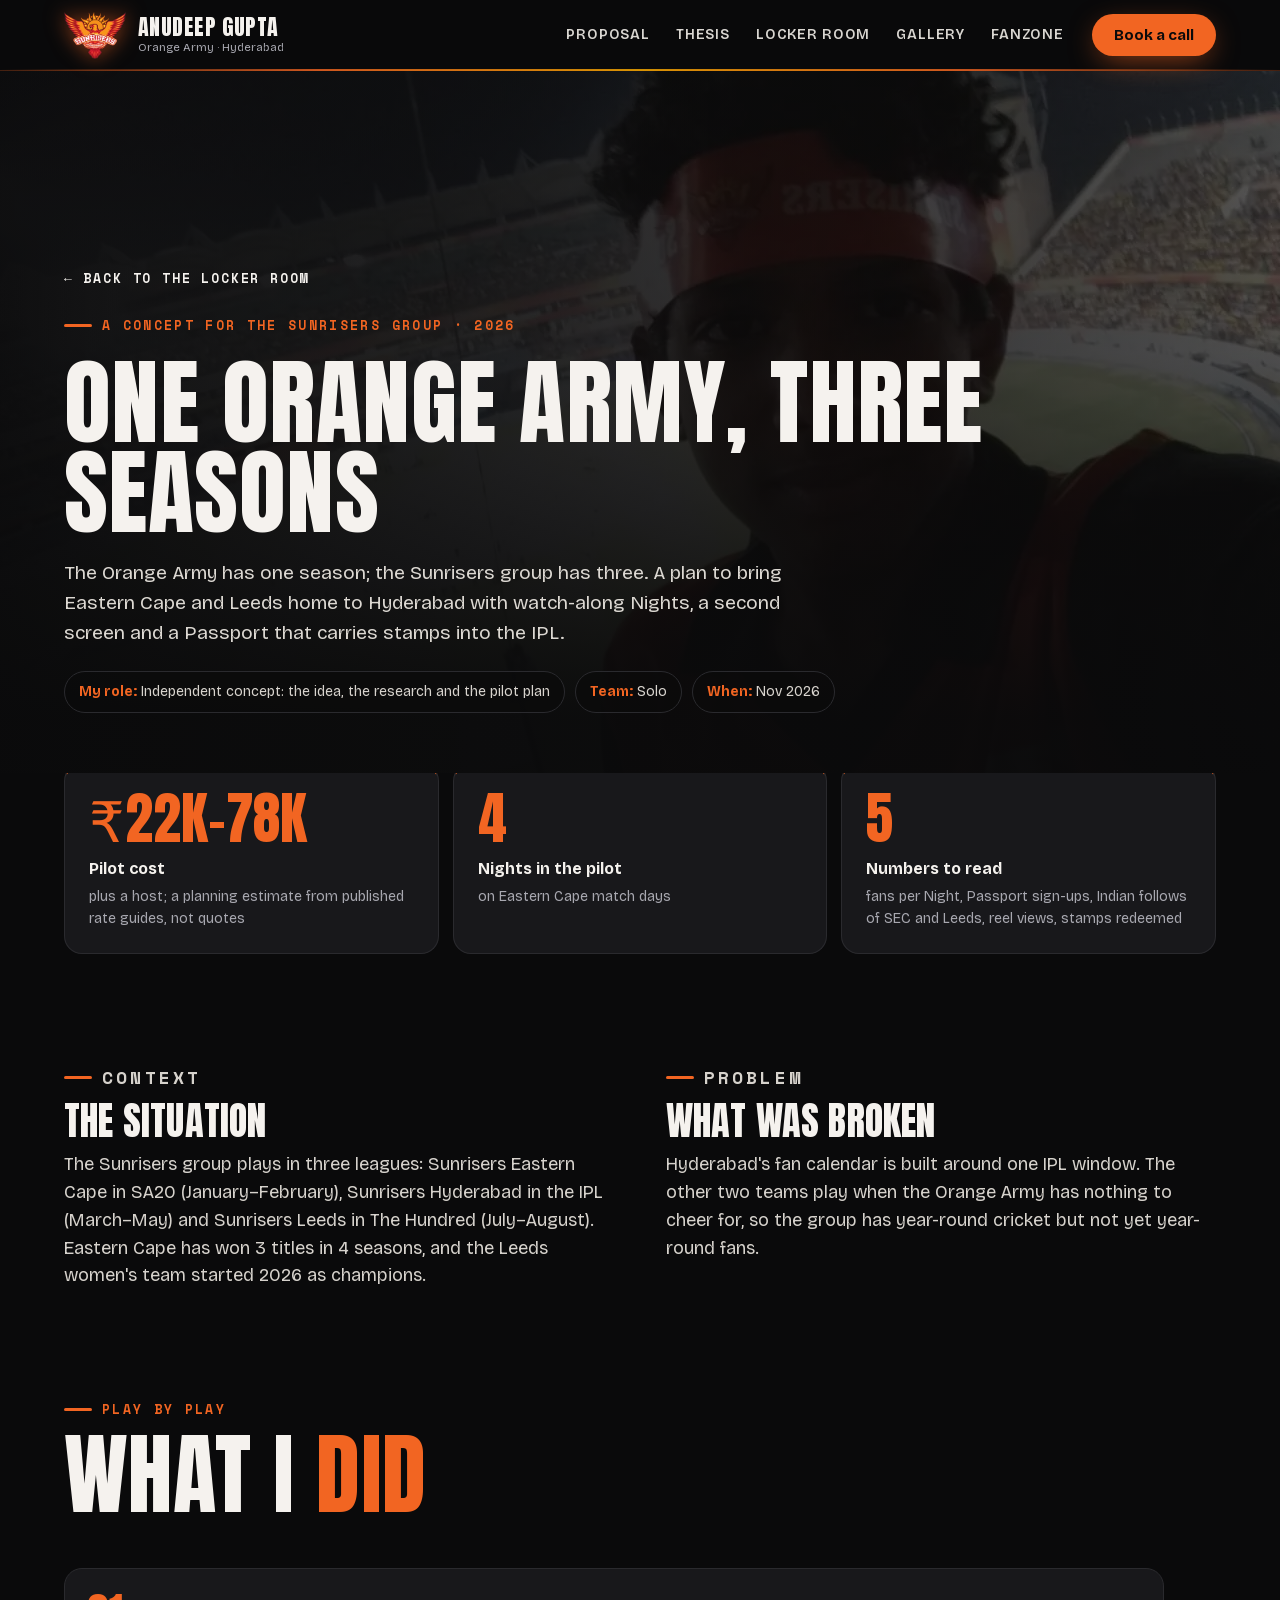
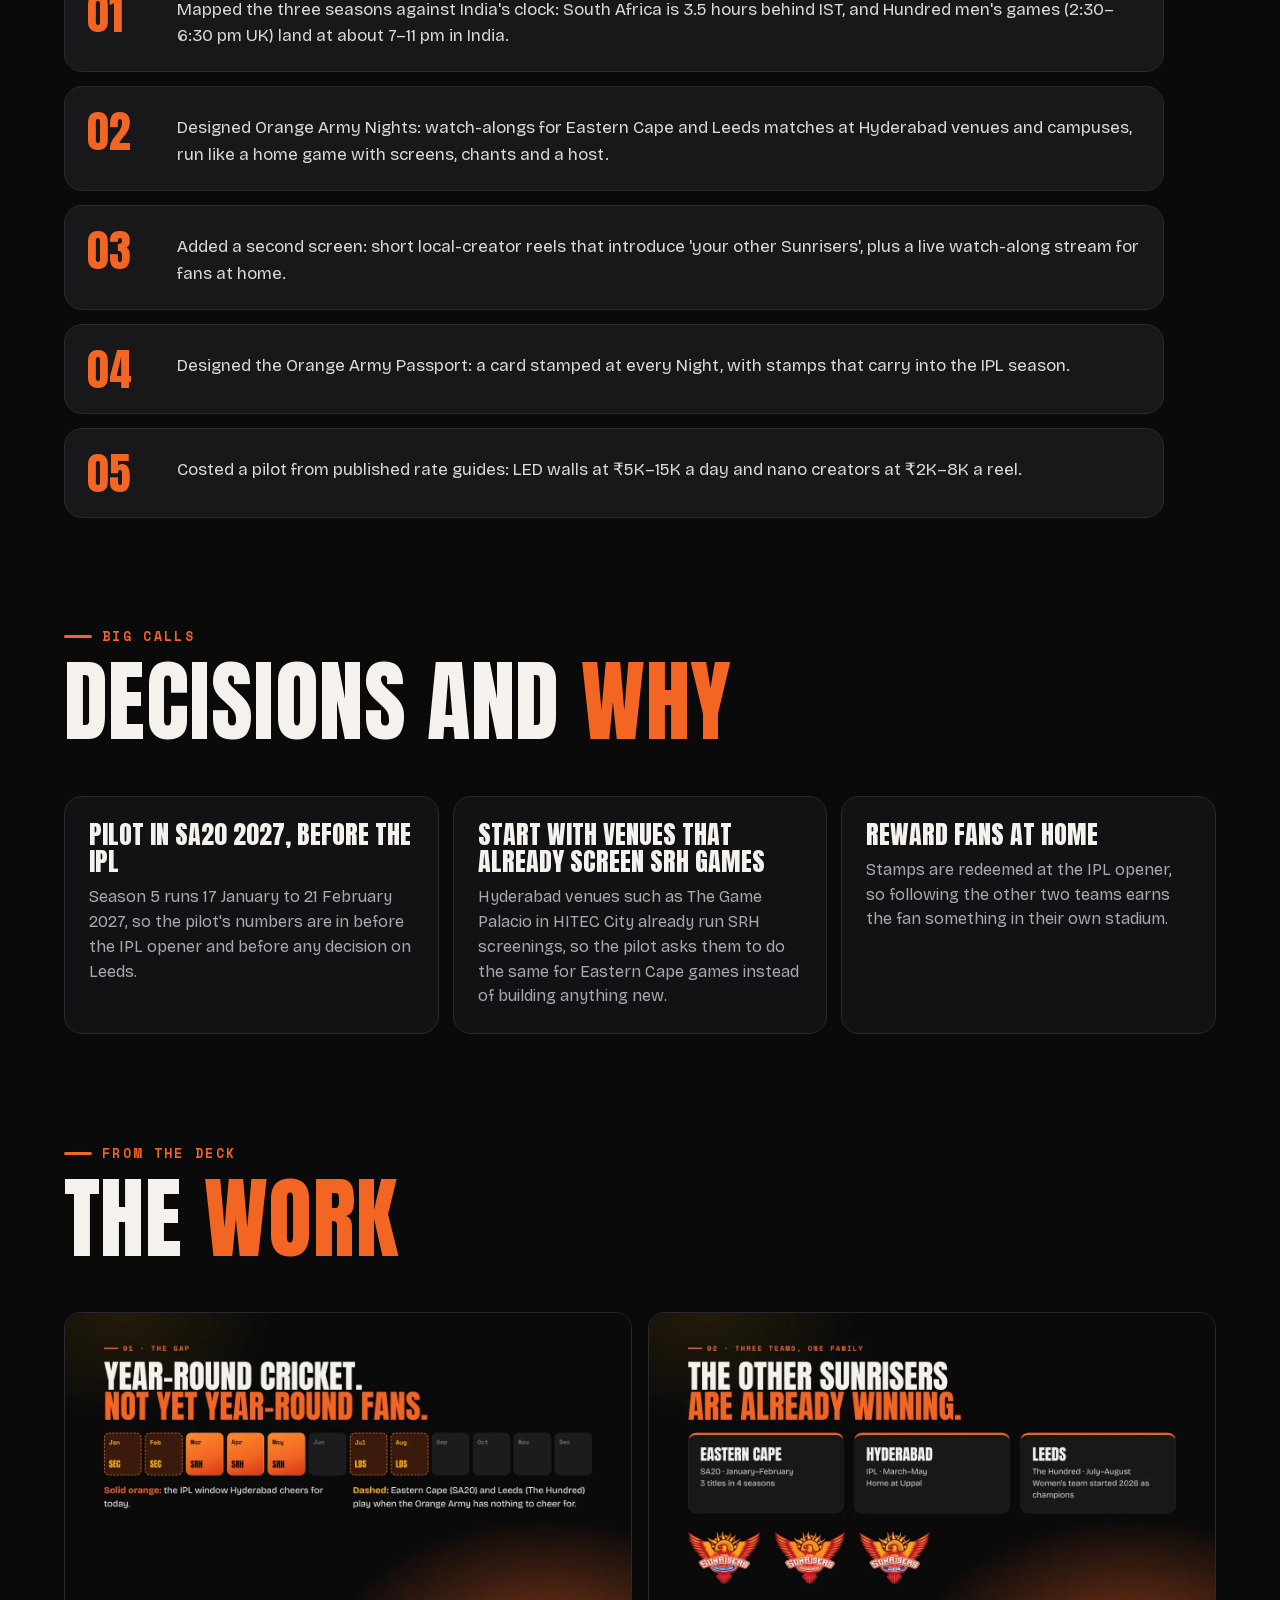
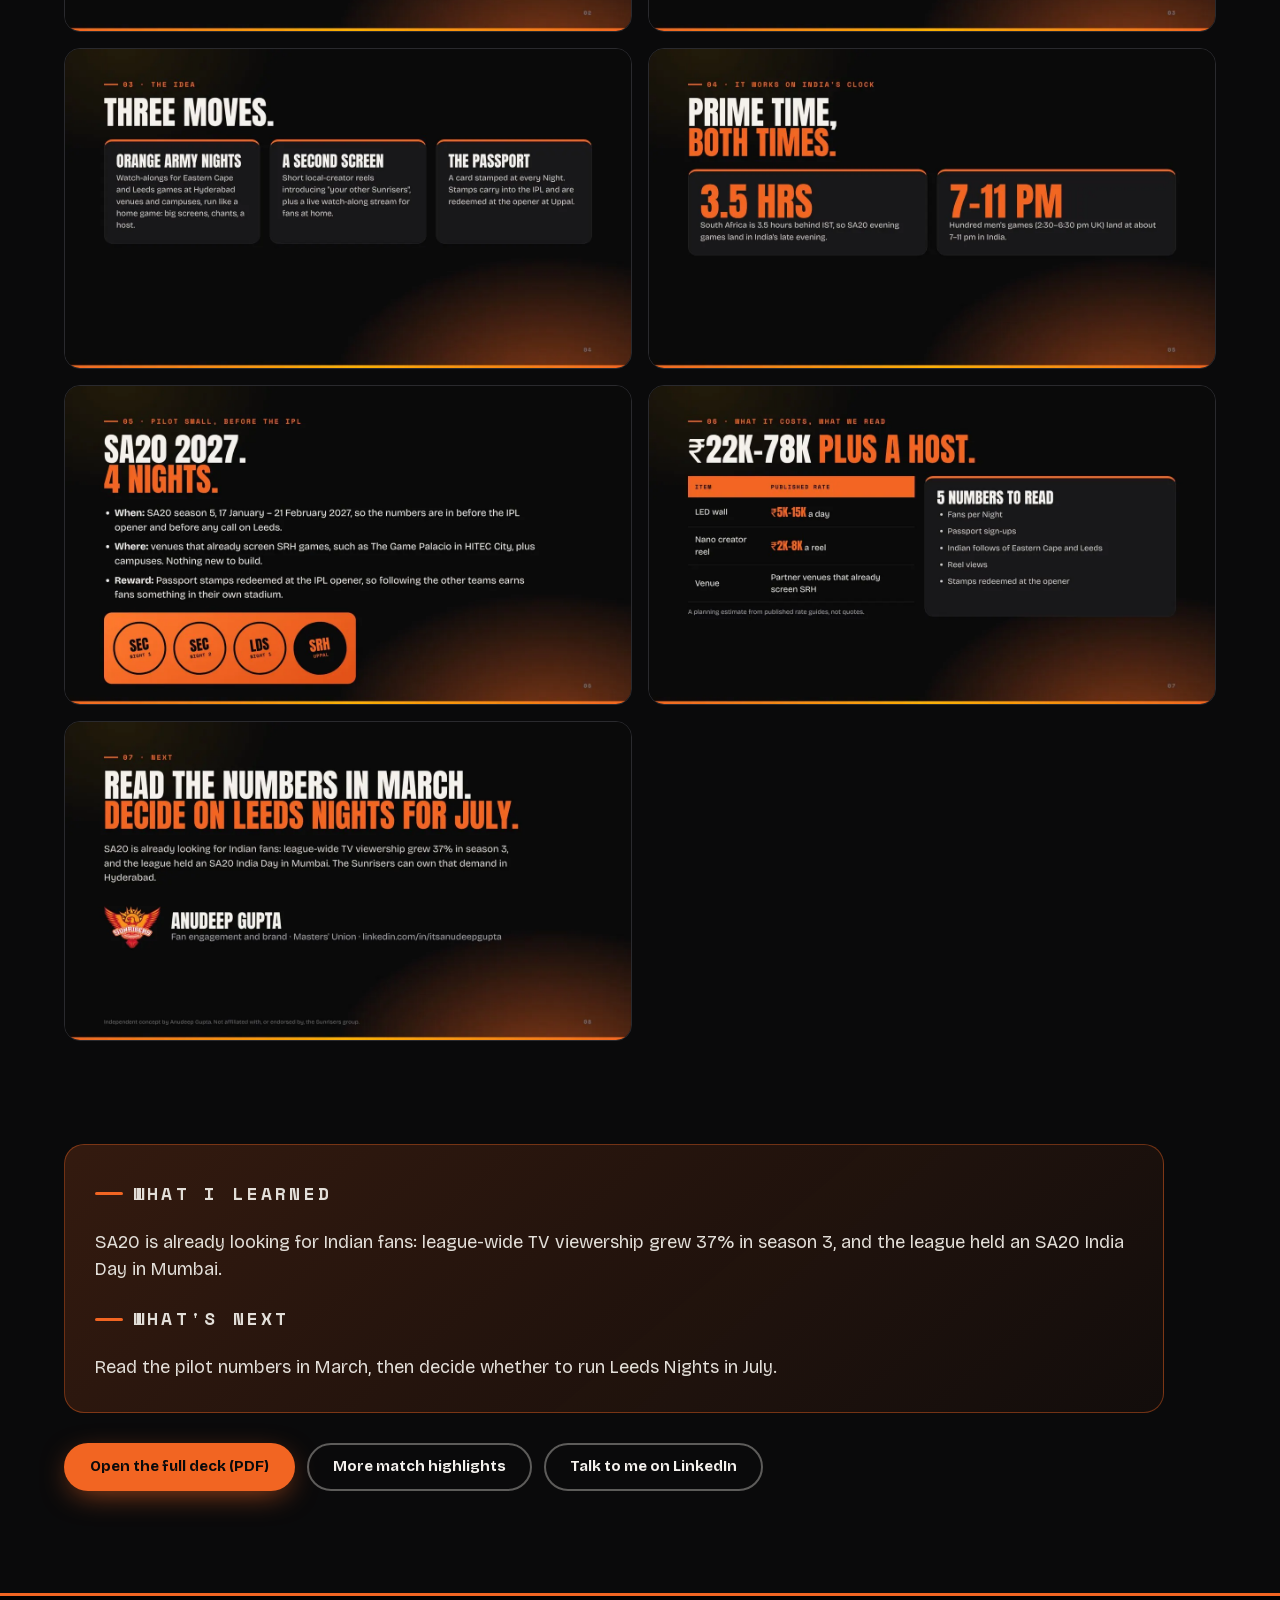
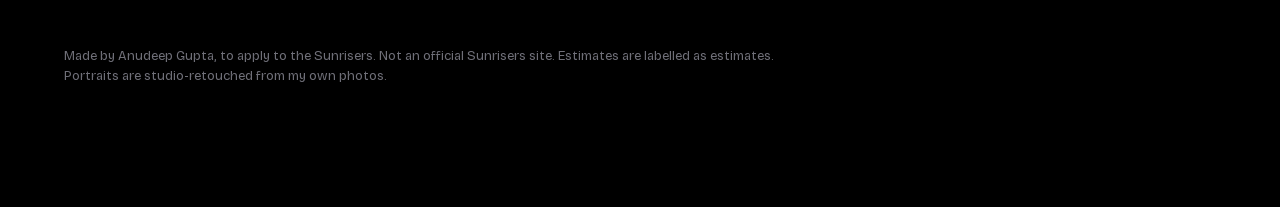
<file: srh/case.html>
<!doctype html>
<html lang="en">
<head>
<meta charset="utf-8">
<meta name="viewport" content="width=device-width, initial-scale=1">
<title>Case · Anudeep Gupta</title>
<meta name="robots" content="noindex, nofollow">
<link rel="icon" href="media/logos/favicon.ico" sizes="any">
<link rel="icon" type="image/png" sizes="32x32" href="media/logos/favicon-32.png">
<link rel="apple-touch-icon" href="media/logos/apple-touch-icon.png">
<meta name="theme-color" content="#0a0a0b">
<link rel="preload" href="fonts/anton-latin.woff2" as="font" type="font/woff2" crossorigin>
<link rel="stylesheet" href="fonts/fonts.css">
<link rel="stylesheet" href="v3.css?v=1795719852">
<style>
.c-hero{position:relative;min-height:78svh;display:flex;align-items:flex-end;padding:120px var(--pad) 60px;overflow:hidden;isolation:isolate}
.c-hero-img{position:absolute;inset:0;z-index:-2}
.c-hero-img img{width:100%;height:100%;object-fit:cover}
.c-hero::before{content:"";position:absolute;inset:0;z-index:-1;background:linear-gradient(180deg,rgba(10,10,11,.55),rgba(10,10,11,.6) 40%,rgba(10,10,11,.97) 92%),linear-gradient(90deg,rgba(10,10,11,.95),rgba(10,10,11,.6) 60%,rgba(10,10,11,.3))}
.c-back{display:flex;width:max-content;align-items:center;gap:8px;margin-bottom:24px;font:700 13px/1 var(--mono);letter-spacing:.14em;text-transform:uppercase;color:var(--tx);text-decoration:none}
.c-back:hover{color:var(--or)}
.c-hero h1{font-size:clamp(48px,7.4vw,120px);max-width:1150px;margin:10px 0 20px}
.c-sum{max-width:760px;font-size:clamp(17px,1.5vw,21px);color:#dcd8d2}
.c-meta{display:flex;flex-wrap:wrap;gap:10px;margin-top:24px}
.c-meta span{padding:9px 14px;border-radius:999px;background:rgba(10,10,11,.7);border:1px solid var(--line);font-size:14px;color:#d8d4ce}
.c-meta b{color:var(--or);font-weight:700}
.c-res{display:grid;grid-template-columns:repeat(auto-fit,minmax(220px,1fr));gap:14px;padding:0 var(--pad);margin-top:-10px}
.c-res div{padding:24px;border-radius:18px;background:var(--card);border:1px solid var(--line);border-top:4px solid var(--or)}
.c-res b{display:block;font:400 clamp(40px,4.4vw,64px)/1 var(--disp);color:var(--or)}
.c-res strong{display:block;margin-top:10px;font-size:16px}
.c-res span{display:block;margin-top:4px;font-size:14px;color:var(--mut)}
.c-two{display:grid;grid-template-columns:repeat(2,minmax(0,1fr));gap:clamp(24px,4vw,60px);max-width:1280px}
.c-two p{font-size:clamp(17px,1.4vw,20px);color:#d6d2cc;margin-top:12px}
.c-two h3,.c-block h3{font-size:clamp(30px,3vw,44px)}
.steps{list-style:none;padding:0;margin:0;display:grid;gap:14px;max-width:1100px;counter-reset:s}
.steps li{counter-increment:s;display:grid;grid-template-columns:72px 1fr;gap:18px;align-items:start;padding:22px;border-radius:18px;background:var(--card);border:1px solid var(--line)}
.steps li::before{content:counter(s,decimal-leading-zero);font:400 44px/1 var(--disp);color:var(--or)}
.steps li p{font-size:17px;color:#dcd8d2;padding-top:6px}
.decs{display:grid;grid-template-columns:repeat(auto-fit,minmax(280px,1fr));gap:14px;max-width:1280px}
.decs div{padding:24px;border-radius:18px;background:var(--bg2);border:1px solid var(--line)}
.decs b{display:block;font:400 26px/1.05 var(--disp);text-transform:uppercase;margin-bottom:10px;color:var(--tx)}
.decs p{color:var(--mut);font-size:16px}
.pages{display:grid;grid-template-columns:repeat(auto-fill,minmax(min(100%,560px),1fr));gap:16px;max-width:1400px}.pages a{display:block}.pages figure{transition:border-color .3s,transform .3s}.pages a:hover figure{border-color:#f26522;transform:translateY(-4px)}
.pages figure{margin:0;border-radius:16px;overflow:hidden;border:1px solid var(--line);background:#000}
.pages img{width:100%;height:auto}
.c-end{display:flex;flex-wrap:wrap;gap:12px;margin-top:30px}
.c-learn{max-width:1100px;padding:30px;border-radius:20px;background:linear-gradient(140deg,rgba(242,101,34,.18),rgba(242,101,34,.04));border:1px solid rgba(242,101,34,.4)}
.c-learn p{font-size:clamp(17px,1.4vw,20px);color:#e2ded8;margin-top:10px}
.c-learn p+.eyebrow{margin-top:26px}
@media (max-width:760px){.c-two{grid-template-columns:1fr}.steps li{grid-template-columns:1fr;gap:6px}.c-hero{padding-top:70px}}
</style>
</head>
<body class="ready">
<a class="skip" href="#main">Skip to content</a>
<header class="hd" id="hd">
  <a class="hd-brand" href="index.html" aria-label="Anudeep Gupta, home">
    <span class="hd-mark" aria-hidden="true"><img src="media/logos/srh-logo-sm.webp" alt="" width="180" height="135"></span>
    <span class="hd-name"><b>Anudeep Gupta</b><small>Orange Army · Hyderabad</small></span>
  </a>
  <nav class="hd-nav" id="hd-nav" aria-label="Sections"><a href="index.html#proposal">Proposal</a><a href="index.html#fixtures">Thesis</a><a href="index.html#room">Locker room</a><a href="index.html#gallery">Gallery</a><a href="index.html#fanzone">Fanzone</a></nav>
  <a class="btn btn-fire hd-cta" href="https://calendar.app.google/GHTx8vktZ8kw6CNe8" target="_blank" rel="noopener">Book a call</a>
  <button class="hd-menu" type="button" aria-expanded="false" aria-controls="hd-nav" aria-label="Open the menu"><i></i><i></i><i></i></button>
</header>
<main id="main">
  <section class="c-hero">
    <div class="c-hero-img"><img id="c-img" src="" alt=""></div>
    <div>
      <a class="c-back" href="index.html#room">← Back to the locker room</a>
      <p class="eyebrow" id="c-kicker"></p>
      <h1 id="c-title"></h1>
      <p class="c-sum" id="c-sum"></p>
      <div class="c-meta" id="c-meta"></div>
    </div>
  </section>
  <div class="c-res" id="c-res"></div>
  <section class="sec"><div class="c-two">
    <div data-reveal><p class="eyebrow">Context</p><h3>The situation</h3><p id="c-context"></p></div>
    <div data-reveal><p class="eyebrow">Problem</p><h3>What was broken</h3><p id="c-problem"></p></div>
  </div></section>
  <section class="sec" style="padding-top:0"><header class="sec-head"><p class="eyebrow">Play by play</p><h2>What I <span class="fire">did</span></h2></header><ol class="steps" id="c-steps"></ol></section>
  <section class="sec" style="padding-top:0"><header class="sec-head"><p class="eyebrow">Big calls</p><h2>Decisions and <span class="fire">why</span></h2></header><div class="decs" id="c-decs"></div></section>
  <section class="sec" id="c-pages-sec" style="padding-top:0"><header class="sec-head"><p class="eyebrow">From the deck</p><h2>The <span class="fire">work</span></h2></header><div class="pages" id="c-pages"></div></section>
  <section class="sec" style="padding-top:0">
    <div class="c-learn" data-reveal><p class="eyebrow">What I learned</p><p id="c-learned"></p><p class="eyebrow">What's next</p><p id="c-next"></p></div>
    <div class="c-end"><a class="btn btn-fire" id="c-pdf" href="#" target="_blank" rel="noopener" hidden>Open the full deck (PDF)</a><a class="btn btn-ghost" href="index.html#room">More match highlights</a><a class="btn btn-ghost" href="https://www.linkedin.com/in/itsanudeepgupta/" target="_blank" rel="noopener">Talk to me on LinkedIn</a></div>
  </section>
</main>
<footer class="ft"><p class="ft-note">Made by Anudeep Gupta, to apply to the Sunrisers. Not an official Sunrisers site. Estimates are labelled as estimates.</p><p class="ft-note ft-photo">Portraits are studio-retouched from my own photos.</p></footer>
<script>
(function(){
  'use strict';
  var esc=function(s){return String(s==null?'':s).replace(/[&<>"']/g,function(c){return{'&':'&amp;','<':'&lt;','>':'&gt;','"':'&quot;',"'":'&#39;'}[c];});};
  var $=function(id){return document.getElementById(id);};
  var PDF={'one-orange-army':'media/docs/one-orange-army.pdf','nivia-india-jersey':'media/docs/nivia-gtm.pdf','gostops-off-season':'media/docs/gostops-gtm.pdf'};
  var slug=new URLSearchParams(location.search).get('p')||'one-orange-army';
  var mb=document.querySelector('.hd-menu'),nav=$('hd-nav');
  mb.addEventListener('click',function(){var o=nav.classList.toggle('open');mb.setAttribute('aria-expanded',String(o));});
  fetch('content/portfolio.json').then(function(r){return r.json();}).then(function(d){
    var p=(d.projects||[]).filter(function(x){return x.slug===slug;})[0],pg=(d.project_pages||{})[slug];
    if(!p||!pg){location.replace('index.html#room');return;}
    document.title=p.title+' · Anudeep Gupta';
    $('c-img').src='media/'+p.thumbnail;
    $('c-kicker').textContent=p.org+' · '+p.year;
    $('c-title').textContent=p.title;
    $('c-sum').textContent=p.summary;
    $('c-meta').innerHTML=[['My role',pg.my_role||p.role],['Team',p.team],['When',pg.dates||p.duration]].filter(function(m){return m[1];}).map(function(m){return '<span><b>'+esc(m[0])+':</b> '+esc(m[1])+'</span>';}).join('');
    $('c-res').innerHTML=(pg.results||[]).map(function(r){return '<div data-reveal><b>'+esc(r.value)+'</b><strong>'+esc(r.metric)+'</strong><span>'+esc(r.note||'')+'</span></div>';}).join('');
    $('c-context').textContent=pg.context;$('c-problem').textContent=pg.problem;
    $('c-steps').innerHTML=(pg.what_i_did||[]).map(function(s){return '<li data-reveal><p>'+esc(s)+'</p></li>';}).join('');
    $('c-decs').innerHTML=(pg.decisions||[]).map(function(x){return '<div data-reveal><b>'+esc(x.choice)+'</b><p>'+esc(x.why)+'</p></div>';}).join('');
    var imgs=(pg.images||[]).slice(1).filter(function(i){return i.indexOf('kit/')<0;});
    if(imgs.length)$('c-pages').innerHTML=imgs.map(function(i){return '<a href="media/'+i+'" target="_blank" rel="noopener" aria-label="Open this page full size"><figure data-reveal><img src="media/'+i+'" alt="A page from the '+esc(p.title)+' work" loading="lazy"></figure></a>';}).join('');
    else $('c-pages-sec').hidden=true;
    $('c-learned').textContent=pg.learned||'';$('c-next').textContent=pg.next||'';
    if(PDF[slug]){$('c-pdf').href=PDF[slug];$('c-pdf').hidden=false;}
    var els=[].slice.call(document.querySelectorAll('[data-reveal]'));
    if('IntersectionObserver' in window){var o=new IntersectionObserver(function(es){es.forEach(function(e){if(e.isIntersecting){e.target.classList.add('in');o.unobserve(e.target);}});},{threshold:.12});els.forEach(function(e){o.observe(e);});}
    else els.forEach(function(e){e.classList.add('in');});
  }).catch(function(){location.replace('index.html#room');});
})();
</script>
</body>
</html>
</file>
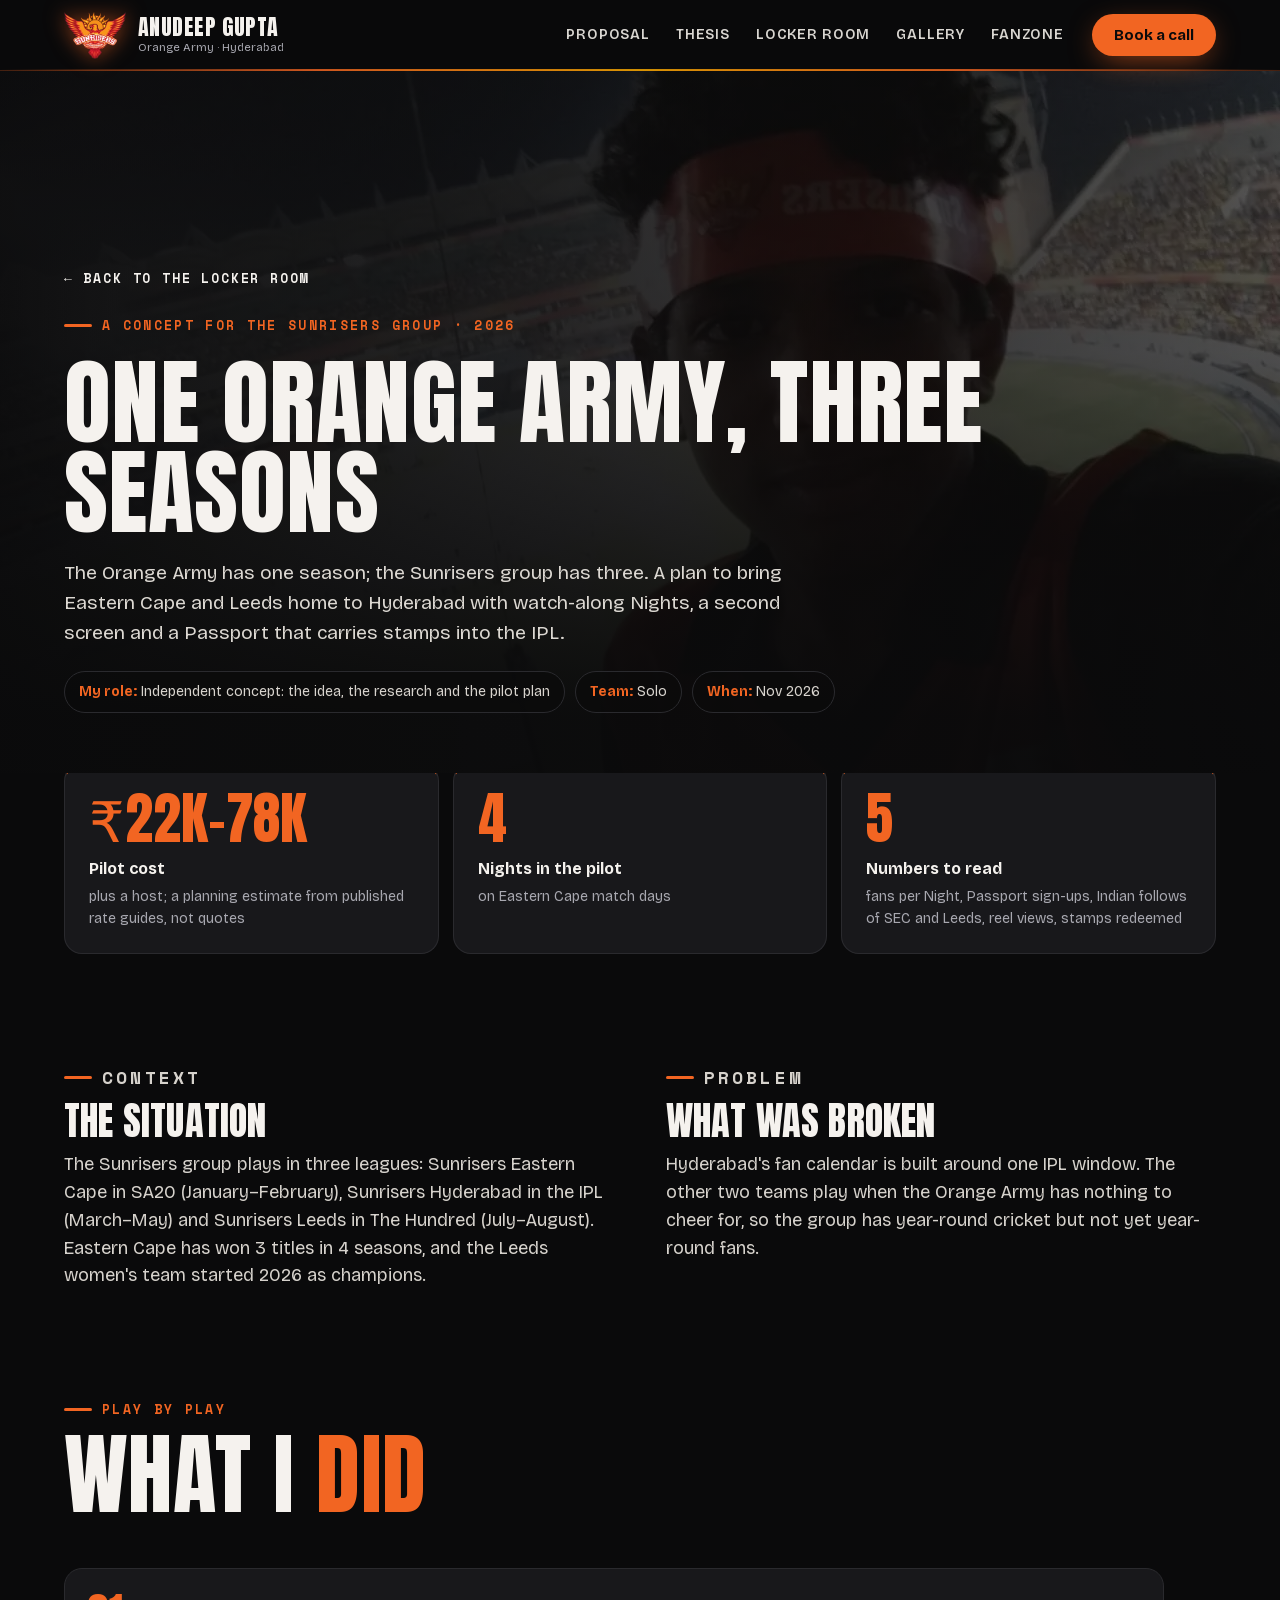
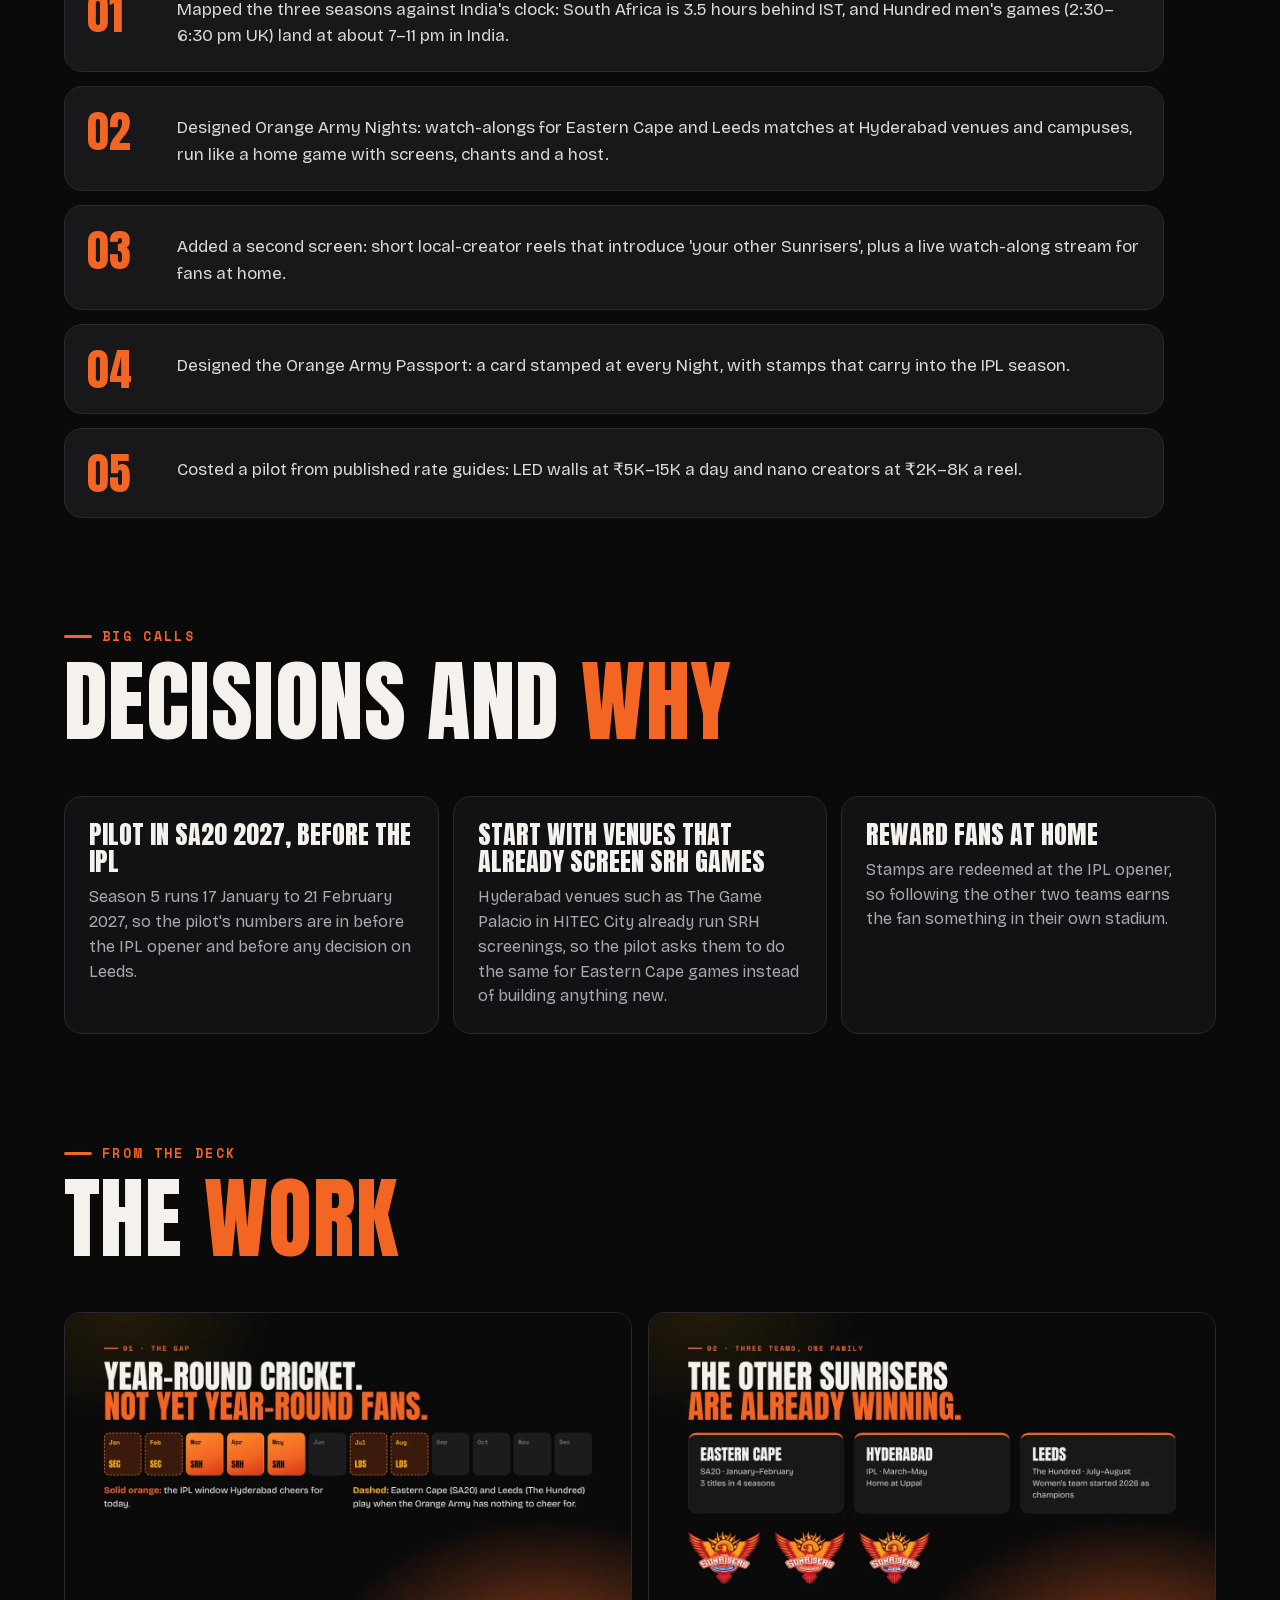
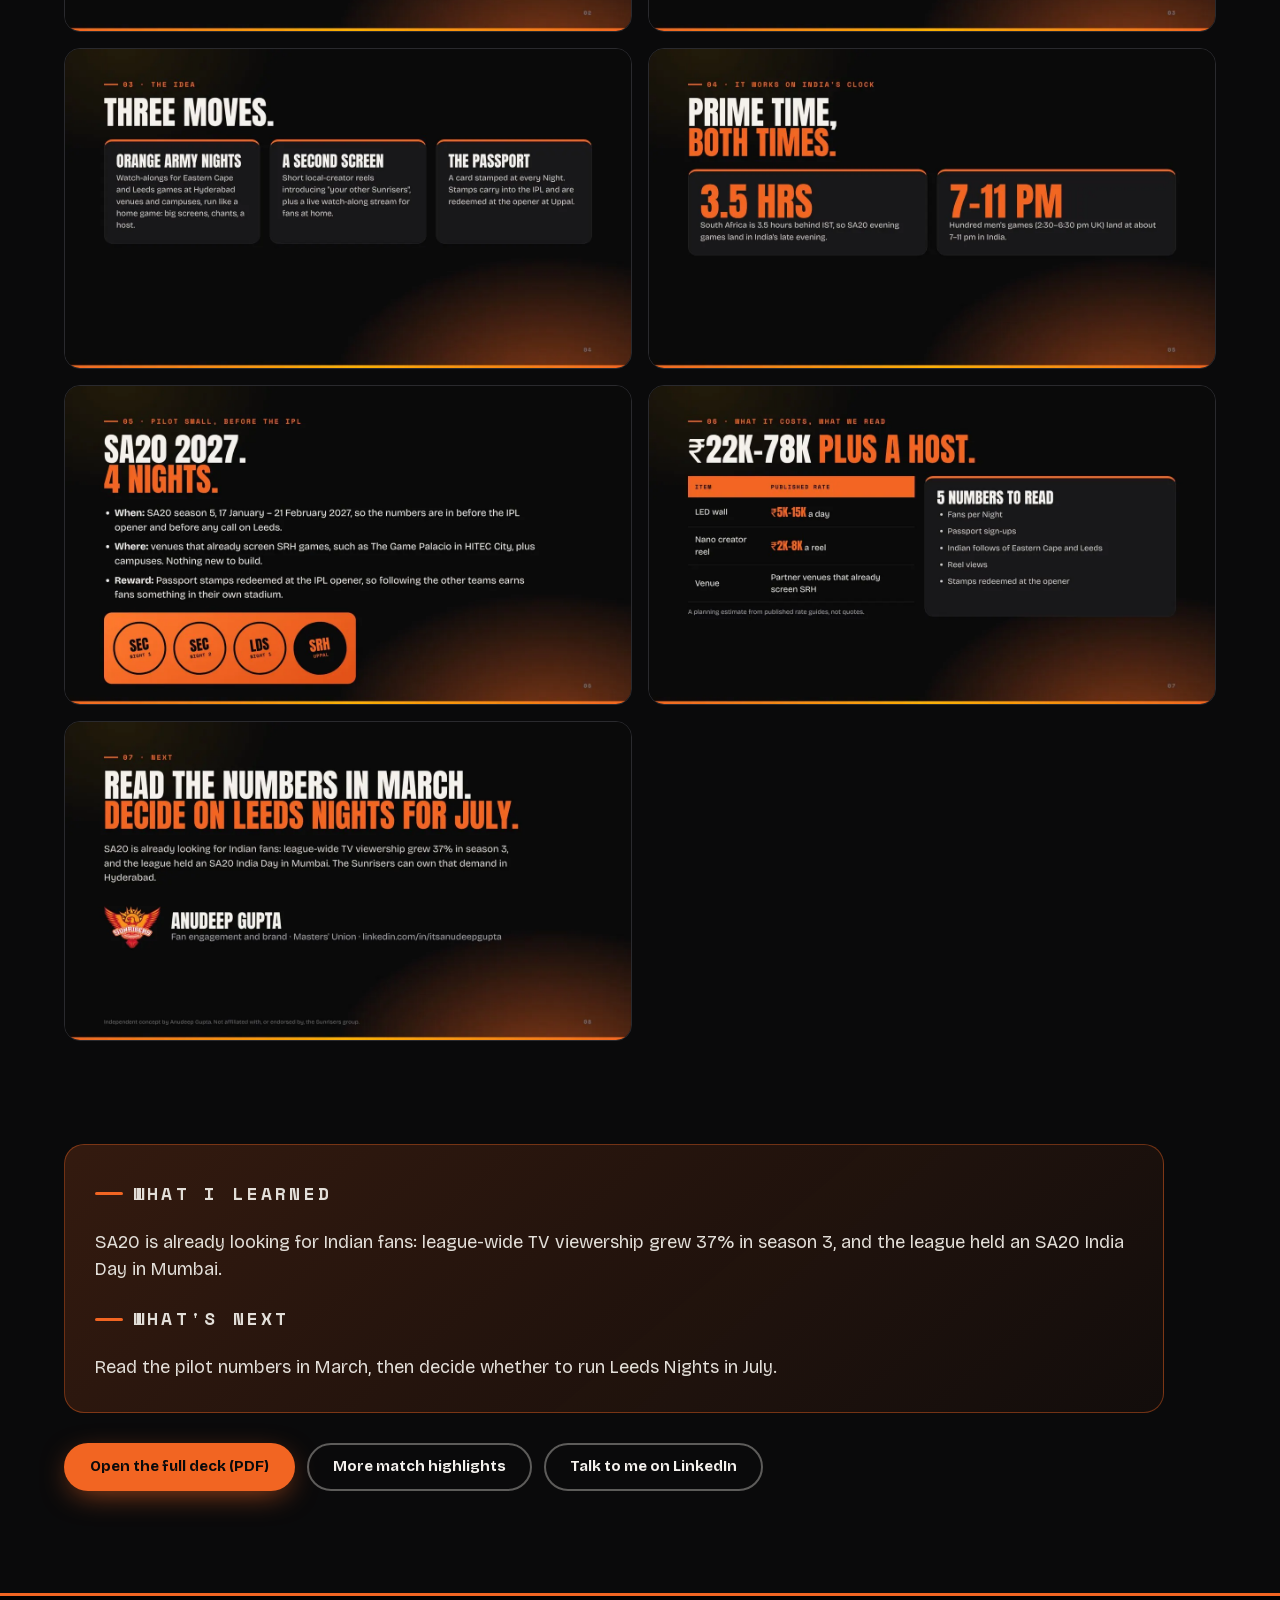
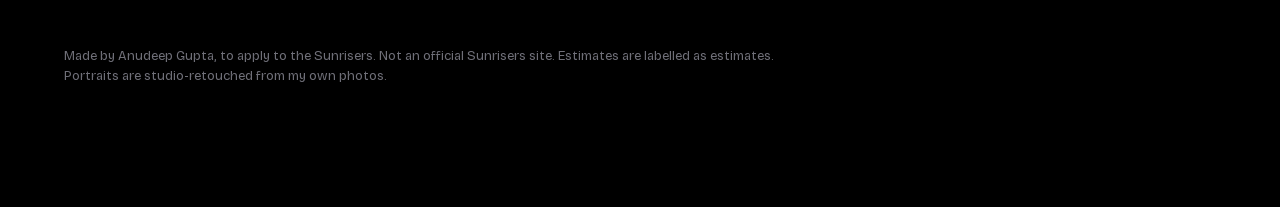
<file: srh/project.html>
<!doctype html><html lang="en"><head><meta charset="utf-8"><meta name="robots" content="noindex"><title>Case · Anudeep Gupta</title>
<script>location.replace('case.html'+location.search);</script></head><body style="background:#0a0a0b;color:#f5f2ee;font-family:sans-serif"><a href="case.html" style="color:#f26522">Open the case</a></body></html>
</file>
<file: srh/fonts/fonts.css>
/* Fonts copied from the reference sites' _ext/ folders (latin subsets only).
   Anton, Roboto Flex (variable wght 100-1000, wdth 25-151), Space Mono: blotter/_ext
   Bricolage Grotesque (variable), Fraunces italic (variable): presswork/_ext
   Gaegu 700 (handwriting): scruff-and-co/_ext */
@font-face{font-family:'Anton';font-style:normal;font-weight:400;font-display:swap;src:url(anton-latin.woff2) format('woff2');unicode-range:U+0000-00FF,U+0131,U+0152-0153,U+02BB-02BC,U+02C6,U+02DA,U+02DC,U+0304,U+0308,U+0329,U+2000-206F,U+20AC,U+2122,U+2191,U+2193,U+2212,U+2215,U+FEFF,U+FFFD}
@font-face{font-family:'Space Mono';font-style:normal;font-weight:400;font-display:swap;src:url(spacemono-400-latin.woff2) format('woff2')}
@font-face{font-family:'Space Mono';font-style:normal;font-weight:700;font-display:swap;src:url(spacemono-700-latin.woff2) format('woff2')}
@font-face{font-family:'Bricolage Grotesque';font-style:normal;font-weight:300 800;font-stretch:75% 100%;font-display:swap;src:url(bricolage-latin-var.woff2) format('woff2')}
</file>
<file: srh/v3.css>
/* ==========================================================================
   v3: official-site structure + match-night energy.
   Black, SRH orange, floodlights, embers. Full-colour photos.
   ========================================================================== */
:root{
  --bg:#0a0a0b; --bg2:#121214; --card:#18181b; --line:#2a2a2e;
  --or:#f26522; --fire:#ff8a2a; --gold:#ffb000; --red:#d8341b;
  --tx:#f5f2ee; --mut:#a8a8b0; --dim:#6f6f78;
  --disp:'Anton',Impact,'Arial Narrow',sans-serif;
  --body:'Bricolage Grotesque',system-ui,-apple-system,'Segoe UI',sans-serif;
  --mono:'Space Mono',ui-monospace,monospace;
  --pad:clamp(16px,5vw,72px);
  --ease:cubic-bezier(.2,.8,.2,1);
}
*,*::before,*::after{box-sizing:border-box}
html{-webkit-text-size-adjust:100%;scroll-padding-top:84px}
html.lenis,html.lenis body{height:auto}
.lenis.lenis-smooth{scroll-behavior:auto!important}
body{margin:0;background:var(--bg);color:var(--tx);font:400 17px/1.55 var(--body);overflow-x:clip;-webkit-font-smoothing:antialiased}
img,video,svg{display:block;max-width:100%}
a{color:inherit}
button{font:inherit;color:inherit}
h1,h2,h3{margin:0;font-family:var(--disp);font-weight:400;text-transform:uppercase;line-height:.95;letter-spacing:.005em}
p{margin:0}
.mono{font-family:var(--mono);font-size:12px;letter-spacing:.14em;text-transform:uppercase}
.fire{color:var(--or)}
.skip{position:absolute;left:-999px;top:8px;z-index:200;background:var(--or);color:#000;padding:10px 16px;border-radius:8px}
.skip:focus{left:8px}
:focus-visible{outline:3px solid var(--gold);outline-offset:3px;border-radius:6px}

/* ---------- buttons ---------- */
.btn{display:inline-flex;align-items:center;justify-content:center;gap:8px;min-height:48px;padding:0 24px;border-radius:999px;font:700 15px/1 var(--body);text-decoration:none;cursor:pointer;border:2px solid transparent;transition:transform .25s var(--ease),background .25s,box-shadow .25s,color .25s;white-space:nowrap}
.btn:hover{transform:translateY(-2px)}
.btn-fire{background:var(--or);color:#0a0a0b;box-shadow:0 8px 30px -8px rgba(242,101,34,.7)}
.btn-fire:hover{background:var(--fire);box-shadow:0 12px 40px -6px rgba(255,138,42,.85)}
.btn-ghost{background:transparent;border-color:rgba(245,242,238,.35);color:var(--tx)}
.btn-ghost:hover{border-color:var(--or);color:var(--or)}

/* ---------- top strip + header ---------- */
.strip{position:relative;z-index:60;background:#000;color:var(--mut);font-size:12.5px;text-align:center;padding:7px var(--pad);border-bottom:1px solid #1d1d20}
.hd{position:sticky;top:0;z-index:50;display:flex;align-items:center;gap:28px;padding:12px var(--pad);background:rgba(10,10,11,.72);backdrop-filter:blur(14px);-webkit-backdrop-filter:blur(14px);border-bottom:1px solid rgba(242,101,34,.25)}
.hd::after{content:"";position:absolute;left:0;right:0;bottom:-1px;height:2px;background:linear-gradient(90deg,transparent,var(--or),var(--gold),var(--or),transparent);opacity:.8}
.hd-brand{display:flex;align-items:center;gap:12px;text-decoration:none;margin-right:auto}
.hd-mark{width:44px;height:44px;border-radius:50%;background:var(--or);color:#0a0a0b;display:grid;place-items:center;box-shadow:0 0 0 3px rgba(242,101,34,.25),0 0 24px rgba(242,101,34,.55);flex:none}
.hd-mark svg{width:26px;height:26px}
.hd-name{display:flex;flex-direction:column;line-height:1.05}
.hd-name b{font:400 22px/1 var(--disp);text-transform:uppercase;letter-spacing:.02em}
.hd-name small{font-size:11.5px;color:var(--mut);margin-top:3px}
.hd-nav{display:flex;gap:26px}
.hd-nav a{font:600 14px/1 var(--body);text-transform:uppercase;letter-spacing:.06em;text-decoration:none;color:#d9d6d1;position:relative;padding:8px 0}
.hd-nav a::after{content:"";position:absolute;left:0;right:100%;bottom:0;height:2px;background:var(--or);transition:right .3s var(--ease)}
.hd-nav a:hover,.hd-nav a.on{color:var(--tx)}
.hd-nav a:hover::after,.hd-nav a.on::after{right:0}
.hd-cta{min-height:42px;padding:0 20px}
.hd-menu{display:none;width:44px;height:44px;border:1px solid var(--line);border-radius:12px;background:transparent;cursor:pointer;flex-direction:column;align-items:center;justify-content:center;gap:5px}
.hd-menu i{display:block;width:18px;height:2px;background:var(--tx);transition:transform .3s}
.hd-menu[aria-expanded=true] i:nth-child(1){transform:translateY(7px) rotate(45deg)}
.hd-menu[aria-expanded=true] i:nth-child(2){opacity:0}
.hd-menu[aria-expanded=true] i:nth-child(3){transform:translateY(-7px) rotate(-45deg)}

/* ---------- HERO ---------- */
.hero{position:relative;min-height:calc(100svh - 104px);min-height:max(640px,calc(100svh - 104px));overflow:hidden;isolation:isolate;display:flex;align-items:center;padding:40px var(--pad) 110px}
.hero-heat{position:absolute;inset:0;z-index:-4;background:
  radial-gradient(60% 70% at 78% 105%,rgba(242,101,34,.95),rgba(216,52,27,.55) 35%,rgba(10,10,11,0) 70%),
  radial-gradient(40% 50% at 70% 40%,rgba(255,176,0,.16),transparent 70%),
  linear-gradient(180deg,#060607,#0a0a0b 60%,#1a0a04);opacity:0;transition:opacity 1.2s ease .5s}
.hero-shards{position:absolute;right:0;top:0;height:100%;width:62%;z-index:-3;fill:rgba(242,101,34,.14);opacity:0;transition:opacity 1s ease .9s}
.ready .hero-heat,.ready .hero-shards{opacity:1}
.lights{position:absolute;inset:0;z-index:-2;pointer-events:none}
.beam{position:absolute;top:-10%;width:34vw;height:120%;transform-origin:50% 0;background:linear-gradient(180deg,rgba(255,244,220,.32),rgba(255,214,160,.08) 45%,transparent 75%);clip-path:polygon(46% 0,54% 0,100% 100%,0 100%);mix-blend-mode:screen;opacity:0;filter:blur(2px)}
.beam::before{content:"";position:absolute;left:50%;top:6%;width:18px;height:18px;margin-left:-9px;border-radius:50%;background:#fff6e0;box-shadow:0 0 30px 12px rgba(255,236,190,.8)}
.b1{left:-8%;transform:rotate(-24deg)}.b2{left:18%;transform:rotate(-9deg)}.b3{right:20%;transform:rotate(10deg)}.b4{right:-8%;transform:rotate(24deg)}
.ready .beam{animation:flick 1.1s steps(1) forwards,sway 9s ease-in-out 1.2s infinite alternate}
.ready .b2{animation-delay:.18s,1.4s}.ready .b3{animation-delay:.32s,1.6s}.ready .b4{animation-delay:.1s,1.3s}
@keyframes flick{0%{opacity:0}12%{opacity:.9}20%{opacity:.1}34%{opacity:1}46%{opacity:.3}60%,100%{opacity:.85}}
@keyframes sway{from{rotate:0deg}to{rotate:3deg}}
.embers{position:absolute;inset:0;width:100%;height:100%;z-index:-1;pointer-events:none}
.hero-word{position:absolute;right:-1vw;top:50%;transform:translateY(-52%);z-index:-1;display:flex;flex-direction:column;align-items:flex-end;font:400 clamp(110px,19vw,330px)/.8 var(--disp);color:transparent;-webkit-text-stroke:2px rgba(242,101,34,.38);pointer-events:none;user-select:none;letter-spacing:-.01em;opacity:0;transition:opacity 1s ease 1s}
.ready .hero-word{opacity:1}
.hero-word span:last-child{-webkit-text-stroke-color:rgba(255,176,0,.3)}
.hero-me{position:absolute;right:max(2vw,calc(50% - 680px));bottom:0;height:min(92%,880px);width:auto;z-index:0;filter:drop-shadow(0 0 40px rgba(242,101,34,.45)) drop-shadow(0 30px 40px rgba(0,0,0,.6));transform:translateY(40px);opacity:0;transition:transform 1.1s var(--ease) 1s,opacity .9s ease 1s;will-change:transform}
.ready .hero-me{transform:translateY(0);opacity:1}
.hero-copy{position:relative;z-index:2;max-width:min(760px,58vw)}
.tag{display:inline-flex;align-items:center;gap:10px;padding:8px 14px;border-radius:999px;background:rgba(242,101,34,.14);border:1px solid rgba(242,101,34,.55);font:700 12px/1 var(--mono);letter-spacing:.16em;text-transform:uppercase;color:var(--fire)}
.live{width:9px;height:9px;border-radius:50%;background:#ff3b2f;box-shadow:0 0 0 0 rgba(255,59,47,.7);animation:pulse 1.6s infinite;display:inline-block;flex:none}
@keyframes pulse{70%{box-shadow:0 0 0 10px rgba(255,59,47,0)}100%{box-shadow:0 0 0 0 rgba(255,59,47,0)}}
.hero h1{margin:22px 0 18px;display:flex;flex-direction:column}
.h1-a{font-size:clamp(28px,3.6vw,54px);color:var(--tx)}
.h1-b{font-size:clamp(70px,10.5vw,176px);line-height:.86;color:var(--or);text-shadow:0 0 40px rgba(242,101,34,.35)}
.h1-b em{font-style:normal;color:var(--tx);text-shadow:none}
.hero-sub{max-width:520px;font-size:clamp(17px,1.5vw,20px);color:#dcd8d2}
.hero-sub b{color:var(--tx)}
.hero-btns{display:flex;flex-wrap:wrap;gap:12px;margin-top:28px}
.intro .hero-copy>*{opacity:0;transform:translateY(24px)}
.ready .hero-copy>*{opacity:1;transform:none;transition:opacity .7s ease,transform .8s var(--ease)}
.ready .hero-copy>:nth-child(1){transition-delay:1.3s}.ready .hero-copy>:nth-child(2){transition-delay:1.45s}.ready .hero-copy>:nth-child(3){transition-delay:1.65s}.ready .hero-copy>:nth-child(4){transition-delay:1.8s}
.ready .h1-b{animation:slam .9s var(--ease) 1.45s both}
@keyframes slam{0%{transform:scale(1.35);filter:blur(10px);opacity:0}60%{transform:scale(.97);filter:blur(0);opacity:1}100%{transform:scale(1)}}
.h1-b{transform-origin:0 60%}
.scroll-cue{position:absolute;left:var(--pad);bottom:72px;display:flex;align-items:center;gap:10px;font:700 12px/1 var(--mono);letter-spacing:.16em;text-transform:uppercase;text-decoration:none;color:var(--mut)}
.scroll-cue i{width:22px;height:34px;border:2px solid var(--mut);border-radius:12px;position:relative}
.scroll-cue i::after{content:"";position:absolute;left:50%;top:6px;width:4px;height:7px;margin-left:-2px;border-radius:2px;background:var(--or);animation:wheel 1.6s infinite}
@keyframes wheel{to{transform:translateY(12px);opacity:0}}
.ticker{position:absolute;left:0;right:0;bottom:0;display:flex;align-items:stretch;height:52px;background:var(--or);color:#0a0a0b;z-index:3;border-top:2px solid var(--gold)}
.tk-live{display:flex;align-items:center;gap:8px;padding:0 18px;background:#0a0a0b;color:var(--tx);font:700 13px/1 var(--mono);letter-spacing:.16em;text-transform:uppercase;flex:none}
.tk-live i{width:9px;height:9px;border-radius:50%;background:#ff3b2f;animation:pulse 1.6s infinite}
.tk-win{overflow:hidden;flex:1;display:flex;align-items:center}
.tk-track{display:flex;width:max-content;animation:tick 48s linear infinite}
.tk-track span{display:inline-flex;align-items:center;gap:10px;padding:0 26px;font:400 20px/1 var(--disp);text-transform:uppercase;letter-spacing:.02em;white-space:nowrap}
.tk-track span small{font:600 13px/1 var(--body);text-transform:none;letter-spacing:0;opacity:.8}
.tk-track span::after{content:"";width:8px;height:8px;background:#0a0a0b;transform:rotate(45deg);margin-left:26px}
@keyframes tick{to{transform:translateX(-50%)}}

/* ---------- section scaffolding ---------- */
.sec{position:relative;padding:clamp(64px,8vw,112px) var(--pad)}
.sec-head{margin-bottom:clamp(32px,4vw,56px);max-width:1100px}
.sec-head.row{display:flex;align-items:flex-end;justify-content:space-between;gap:24px;max-width:none}
.sec-head.center{text-align:center;margin-left:auto;margin-right:auto}
.eyebrow{display:inline-flex;align-items:center;gap:10px;font:700 13px/1 var(--mono);letter-spacing:.18em;text-transform:uppercase;color:var(--or);margin-bottom:16px}
.eyebrow::before{content:"";width:28px;height:3px;background:var(--or);border-radius:2px}
.sec-head.center .eyebrow::after{content:"";width:28px;height:3px;background:var(--or);border-radius:2px}
.sec h2{font-size:clamp(46px,7vw,112px)}
.lede{margin-top:18px;max-width:640px;font-size:clamp(17px,1.4vw,20px);color:#cfcbc5}
[data-reveal]{opacity:0;transform:translateY(40px);transition:opacity .8s ease,transform .9s var(--ease)}
[data-reveal].in{opacity:1;transform:none}
.arrows{display:flex;gap:10px;flex:none}
.arw{width:54px;height:54px;border-radius:50%;border:2px solid var(--line);background:var(--card);cursor:pointer;font-size:20px;transition:background .2s,border-color .2s,color .2s}
.arw:hover{background:var(--or);border-color:var(--or);color:#0a0a0b}
.track{display:flex;gap:20px;overflow-x:auto;scroll-snap-type:x mandatory;scrollbar-width:none;padding:6px var(--pad) 26px;margin:0 calc(var(--pad) * -1)}
.track::-webkit-scrollbar{display:none}
.track>*{scroll-snap-align:start;flex:none}

/* ---------- WALK-OUT ---------- */
.walk{position:relative;background:radial-gradient(70% 60% at 30% 50%,rgba(242,101,34,.18),transparent 70%),var(--bg)}
.walk-pin{min-height:100svh;display:flex;flex-direction:column;justify-content:center;padding:96px var(--pad) 40px}
.walk-head{margin-bottom:28px}
.walk-head h2{font-size:clamp(40px,5.4vw,84px)}
.walk-stage{display:grid;grid-template-columns:minmax(0,0.9fr) minmax(0,1.1fr);gap:clamp(28px,5vw,80px);align-items:center}
.walk-frame{position:relative;aspect-ratio:3/4;max-height:66svh;width:100%;max-width:520px;justify-self:end;border-radius:22px;overflow:hidden;background:#000;box-shadow:0 0 0 2px rgba(242,101,34,.6),0 0 60px -10px rgba(242,101,34,.7),0 40px 80px -30px rgba(0,0,0,.9)}
.walk-shot{position:absolute;inset:0;clip-path:polygon(0 0,0 0,-30% 100%,-30% 100%);transition:clip-path .45s var(--ease)}
.walk-shot.on,.walk-shot.past{clip-path:polygon(0 0,130% 0,100% 100%,-30% 100%)}
.walk-shot img{width:100%;height:100%;object-fit:cover}
.walk-shot::after{content:"";position:absolute;inset:0;background:linear-gradient(180deg,transparent 55%,rgba(10,10,11,.85))}
.walk-num{position:absolute;right:16px;bottom:-6px;z-index:20;font:400 clamp(90px,10vw,150px)/1 var(--disp);color:var(--or);text-shadow:0 0 30px rgba(242,101,34,.6)}
.walk-flash{position:absolute;inset:0;z-index:19;background:linear-gradient(110deg,transparent 30%,rgba(255,220,170,.85) 50%,transparent 70%);transform:translateX(-120%);pointer-events:none}
.walk-flash.go{animation:flash .7s ease}
@keyframes flash{to{transform:translateX(120%)}}
.walk-copy{position:relative;min-height:340px}
.walk-ch{position:absolute;inset:0 0 auto 0;opacity:0;transform:translateY(20px);transition:opacity .3s ease,transform .4s var(--ease);pointer-events:none}
.walk-ch.on{opacity:1;transform:none;pointer-events:auto}
.walk-ch .mono{color:var(--or);margin-bottom:14px}
.walk-ch h3{font-size:clamp(40px,5vw,80px);margin-bottom:16px}
.walk-ch p.t{font-size:clamp(17px,1.4vw,20px);color:#d8d4ce;max-width:560px}
.nums{display:flex;flex-wrap:wrap;gap:12px;margin-top:22px}
.nums div{padding:14px 18px;border-radius:14px;background:var(--card);border:1px solid var(--line);min-width:130px}
.nums b{display:block;font:400 clamp(30px,3vw,44px)/1 var(--disp);color:var(--or)}
.nums span{display:block;margin-top:6px;font-size:14px;color:var(--mut);line-height:1.3}
.walk-bar{display:grid;grid-template-columns:repeat(5,1fr);gap:8px;margin-top:34px;max-width:620px}
.walk-bar i{height:6px;border-radius:3px;background:var(--line);overflow:hidden;position:relative}
.walk-bar i::after{content:"";position:absolute;inset:0;background:linear-gradient(90deg,var(--or),var(--gold));transform:scaleX(0);transform-origin:left;transition:transform .5s var(--ease)}
.walk-bar i.on::after{transform:scaleX(1)}
.walk.static .walk-ch{position:relative;opacity:1;transform:none;margin-bottom:40px}
.walk.static .walk-copy{min-height:0}

/* ---------- SQUAD ---------- */
.squad{background:linear-gradient(180deg,var(--bg),#100804 50%,var(--bg))}
.pcard{position:relative;width:clamp(250px,24vw,320px);aspect-ratio:3/4.4;border-radius:22px;overflow:hidden;background:linear-gradient(160deg,#2a1206,#120a06 55%,#0a0a0b);border:1px solid rgba(242,101,34,.35);cursor:pointer;text-align:left;padding:0;transform-style:preserve-3d;transition:transform .35s var(--ease),box-shadow .35s,border-color .35s;--rx:0deg;--ry:0deg;transform:perspective(900px) rotateX(var(--rx)) rotateY(var(--ry))}
.pcard:hover{box-shadow:0 30px 60px -20px rgba(242,101,34,.55);border-color:var(--or)}
.pcard img{position:absolute;inset:0;width:100%;height:100%;object-fit:cover;transition:transform .6s var(--ease)}
.pcard:hover img{transform:scale(1.05)}
.pcard::before{content:"";position:absolute;inset:0;z-index:1;background:linear-gradient(180deg,rgba(10,10,11,.15),transparent 30%,rgba(10,10,11,.4) 52%,rgba(10,10,11,.96) 82%)}
.pcard::after{content:"";position:absolute;inset:0;z-index:3;background:radial-gradient(300px circle at var(--gx,50%) var(--gy,0%),rgba(255,220,170,.22),transparent 60%);opacity:0;transition:opacity .3s;pointer-events:none}
.pcard:hover::after{opacity:1}
.pc-num{position:absolute;left:18px;top:12px;z-index:2;font:400 64px/1 var(--disp);color:var(--or);text-shadow:0 2px 20px rgba(0,0,0,.6)}
.pc-badge{position:absolute;right:16px;top:18px;z-index:2;min-width:44px;height:44px;padding:0 10px;border-radius:999px;background:var(--or);color:#0a0a0b;display:grid;place-items:center;font:700 13px/1 var(--mono);letter-spacing:.06em}
.pc-body{position:absolute;left:0;right:0;bottom:0;z-index:2;padding:20px}
.pc-role{font:700 12px/1 var(--mono);letter-spacing:.16em;text-transform:uppercase;color:var(--gold)}
.pc-name{display:block;margin:8px 0 6px;font:400 34px/.95 var(--disp);text-transform:uppercase}
.pc-line{font-size:15px;color:#d6d2cc;line-height:1.35}
.pc-more{display:inline-flex;align-items:center;gap:6px;margin-top:14px;font:700 13px/1 var(--body);color:var(--or);text-transform:uppercase;letter-spacing:.06em}
.pc-art{position:absolute;inset:0;display:grid;place-items:center;padding:40px 30px 160px;background:radial-gradient(60% 50% at 50% 35%,rgba(242,101,34,.35),transparent 70%),linear-gradient(160deg,#3a1708,#120a06)}
.pc-art svg{width:78%;height:auto}

/* ---------- MILESTONES ---------- */
.miles{overflow:hidden}
.miles-bg{position:absolute;inset:0;z-index:-1;background:linear-gradient(180deg,var(--bg),rgba(10,10,11,.7) 30%,rgba(10,10,11,.75) 70%,var(--bg)),linear-gradient(0deg,rgba(242,101,34,.35),rgba(242,101,34,.08)),url(media/photos/uppal-crowd.jpg) center/cover}
.miles-grid{display:grid;grid-template-columns:repeat(4,minmax(0,1fr));gap:16px;max-width:1280px;margin:0 auto}
.mile{padding:26px 22px;border-radius:18px;background:rgba(18,18,20,.82);border:1px solid var(--line);backdrop-filter:blur(6px);-webkit-backdrop-filter:blur(6px);transition:border-color .3s,transform .3s var(--ease)}
.mile:hover{border-color:var(--or);transform:translateY(-4px)}
.mile b{display:block;font:400 clamp(44px,4.6vw,72px)/1 var(--disp);color:var(--or)}
.mile span{display:block;margin-top:10px;font-size:16px;color:var(--tx);line-height:1.3}
.mile small{display:block;margin-top:6px;font:700 11px/1.3 var(--mono);letter-spacing:.12em;text-transform:uppercase;color:var(--mut)}

/* ---------- FIXTURES ---------- */
.fx{background:radial-gradient(60% 40% at 80% 0%,rgba(242,101,34,.14),transparent 70%),var(--bg)}
.year{max-width:1280px;padding:24px;border-radius:20px;background:var(--bg2);border:1px solid var(--line);margin-bottom:28px}
.year-top{display:flex;flex-wrap:wrap;align-items:center;justify-content:space-between;gap:14px;margin-bottom:18px}
.year-cap{color:var(--tx);font-size:13px}
.seg{display:inline-flex;padding:4px;border-radius:999px;background:#000;border:1px solid var(--line)}
.seg button{min-height:40px;padding:0 18px;border:0;border-radius:999px;background:transparent;color:var(--mut);font:700 14px/1 var(--body);cursor:pointer;transition:background .25s,color .25s}
.seg button.on{background:var(--or);color:#0a0a0b}
.months{display:grid;grid-template-columns:repeat(12,minmax(0,1fr));gap:6px}
.mo{position:relative;height:88px;border-radius:10px;background:#1c1c1f;border:1px solid #26262a;display:flex;flex-direction:column;justify-content:space-between;padding:8px;overflow:hidden;transition:background .5s,border-color .5s,box-shadow .5s}
.mo .m{font:700 12px/1 var(--mono);letter-spacing:.1em;color:var(--dim)}
.mo .t{font:400 15px/1 var(--disp);letter-spacing:.04em;color:#0a0a0b;opacity:0;transform:translateY(8px);transition:opacity .4s,transform .4s}
.mo.lit{background:linear-gradient(160deg,var(--fire),var(--or) 60%,var(--red));border-color:var(--gold);box-shadow:0 0 24px -4px rgba(242,101,34,.8)}
.mo.lit .m{color:#0a0a0b}
.mo.lit .t{opacity:1;transform:none}
.mo.dark{background:#141416}
.fixtures{display:grid;grid-template-columns:repeat(3,minmax(0,1fr));gap:18px;max-width:1280px}
.fixture{position:relative;display:flex;flex-direction:column;gap:16px;padding:26px;border-radius:20px;background:var(--card);border:1px solid var(--line);overflow:hidden;transition:border-color .3s}
.fixture:hover{border-color:var(--or)}
.fixture::before{content:"";position:absolute;left:0;top:0;bottom:0;width:4px;background:linear-gradient(var(--or),var(--gold))}
.fx-when{color:var(--gold)}
.fx-match{display:flex;align-items:center;gap:14px}
.roundel{flex:none;width:64px;height:64px;border-radius:50%;display:grid;place-items:center;font:400 20px/1 var(--disp);letter-spacing:.04em;background:#0a0a0b;color:var(--or);border:3px solid var(--or)}
.roundel.home{background:var(--or);color:#0a0a0b;box-shadow:0 0 30px -4px rgba(242,101,34,.8)}
.fx-match h3{font-size:28px}
.fx-match p{font-size:14px;color:var(--mut);margin-top:4px}
.fx-what{color:#d6d2cc;font-size:16px}
.fx-what b{color:var(--tx)}
.fx-status{align-self:flex-start;margin-top:auto;padding:6px 12px;border-radius:999px;font:700 12px/1 var(--mono);letter-spacing:.12em;text-transform:uppercase;background:rgba(242,101,34,.15);color:var(--fire);border:1px solid rgba(242,101,34,.5)}
.passport-row{display:grid;grid-template-columns:minmax(0,1fr) minmax(0,1fr);gap:clamp(24px,4vw,60px);align-items:center;max-width:1280px;margin-top:clamp(40px,6vw,80px)}
.passport{position:relative;padding:26px;border-radius:20px;background:linear-gradient(150deg,#ff7a2f,#e24f17 55%,#b8350f);color:#0a0a0b;box-shadow:0 30px 60px -24px rgba(242,101,34,.7);transform:rotate(-2deg)}
.passport::after{content:"";position:absolute;inset:10px;border:2px dashed rgba(10,10,11,.35);border-radius:14px;pointer-events:none}
.pp-head{display:flex;align-items:baseline;justify-content:space-between;margin-bottom:18px}
.pp-head b{font:400 clamp(40px,4.4vw,64px)/1 var(--disp);text-transform:uppercase}
.pp-stamps{display:grid;grid-template-columns:repeat(4,minmax(0,1fr));gap:10px}
.stamp{aspect-ratio:1;border-radius:50%;border:3px solid #0a0a0b;display:flex;flex-direction:column;align-items:center;justify-content:center;text-align:center;color:#0a0a0b;opacity:0;transform:scale(2.2) rotate(-14deg)}
.stamp b{font:400 clamp(20px,2.2vw,30px)/1 var(--disp)}
.stamp small{font:700 9px/1.15 var(--mono);letter-spacing:.06em;text-transform:uppercase;max-width:80%}
.stamp.s4{background:#0a0a0b;color:var(--or);border-color:#0a0a0b}
.passport.in .stamp{animation:stamp .5s cubic-bezier(.2,.8,.2,1) forwards}
.passport.in .s1{animation-delay:.2s}.passport.in .s2{animation-delay:.6s}.passport.in .s3{animation-delay:1s}.passport.in .s4{animation-delay:1.5s}
@keyframes stamp{0%{opacity:0;transform:scale(2.2) rotate(-14deg)}60%{opacity:1;transform:scale(.92) rotate(-8deg)}100%{opacity:1;transform:scale(1) rotate(-8deg)}}
.pp-foot{margin-top:18px;color:rgba(10,10,11,.75)}
.pilot h3{font-size:clamp(34px,3.6vw,52px);margin-bottom:18px}
.pilot-nums{list-style:none;margin:0 0 26px;padding:0;display:grid;gap:14px}
.pilot-nums li{display:grid;grid-template-columns:190px 1fr;gap:18px;align-items:baseline;padding-bottom:14px;border-bottom:1px solid var(--line)}
.pilot-nums b{font:400 clamp(30px,3vw,42px)/1 var(--disp);color:var(--or)}
.pilot-nums span{color:#d0ccc6;font-size:16px}

/* ---------- ORANGE VAULT ---------- */
.feature{display:grid;grid-template-columns:minmax(0,1.25fr) minmax(0,1fr);gap:clamp(24px,4vw,56px);align-items:center;margin-bottom:40px;padding:18px;border-radius:24px;background:var(--bg2);border:1px solid var(--line)}
.feature-vid{position:relative;border-radius:16px;overflow:hidden;aspect-ratio:16/9;background:#000}
.feature-vid video{width:100%;height:100%;object-fit:cover}
.vid-tag{position:absolute;left:14px;top:14px;display:inline-flex;align-items:center;gap:8px;padding:8px 12px;border-radius:999px;background:rgba(10,10,11,.75);color:var(--tx)}
.feature-copy{padding:10px 14px}
.feature-copy h3{font-size:clamp(34px,3.6vw,56px);margin-bottom:14px}
.feature-copy p{color:#d0ccc6}
.chips{list-style:none;padding:0;margin:20px 0 0;display:flex;flex-wrap:wrap;gap:10px}
.chips li{padding:10px 14px;border-radius:999px;background:#000;border:1px solid var(--line);font-size:15px;color:var(--mut)}
.chips b{font:400 20px/1 var(--disp);color:var(--or);margin-right:4px}
.news{width:clamp(270px,26vw,360px);border-radius:20px;overflow:hidden;background:var(--card);border:1px solid var(--line);display:flex;flex-direction:column;text-decoration:none;cursor:pointer;text-align:left;padding:0;transition:border-color .3s,transform .35s var(--ease),box-shadow .35s}
.news:hover{border-color:var(--or);transform:translateY(-6px);box-shadow:0 30px 50px -24px rgba(242,101,34,.5)}
.news-img{position:relative;aspect-ratio:16/10;overflow:hidden;background:#000}
.news-img img{width:100%;height:100%;object-fit:cover;transition:transform .6s var(--ease)}
.news:hover .news-img img{transform:scale(1.06)}
.news-type{position:absolute;left:12px;top:12px;padding:6px 10px;border-radius:999px;background:var(--or);color:#0a0a0b;font:700 11px/1 var(--mono);letter-spacing:.12em;text-transform:uppercase}
.news-body{padding:18px 18px 20px;display:flex;flex-direction:column;gap:10px;flex:1}
.news-body h3{font-size:26px;line-height:1}
.news-org{font:700 11px/1.3 var(--mono);letter-spacing:.12em;text-transform:uppercase;color:var(--mut)}
.news-res{display:flex;gap:10px;align-items:baseline}
.news-res b{font:400 30px/1 var(--disp);color:var(--or);flex:none}
.news-res span{font-size:14px;color:#cfcbc5;line-height:1.3}
.news-more{margin-top:auto;font:700 13px/1 var(--body);text-transform:uppercase;letter-spacing:.06em;color:var(--or)}

/* ---------- SCORECARD ---------- */
.table-wrap{max-width:1280px;overflow-x:auto;border-radius:20px;border:1px solid var(--line);background:var(--bg2)}
.table{width:100%;border-collapse:collapse;min-width:760px}
.table th,.table td{padding:18px 20px;text-align:left;border-bottom:1px solid var(--line);vertical-align:top;font-size:16px}
.table thead th{background:var(--or);color:#0a0a0b;font:700 12px/1 var(--mono);letter-spacing:.14em;text-transform:uppercase;border:0}
.table tbody th{font:400 22px/1.05 var(--disp);text-transform:uppercase;letter-spacing:.01em}
.table td:first-child{font:400 26px/1 var(--disp);color:var(--or);width:60px}
.table td{color:#d0ccc6}
.table td b{color:var(--or);font-weight:700}
.table tbody tr{transition:background .2s}
.table tbody tr:hover{background:rgba(242,101,34,.08)}
.table tbody tr:last-child th,.table tbody tr:last-child td{border-bottom:0}
.edu{display:grid;grid-template-columns:repeat(2,minmax(0,1fr));gap:16px;max-width:1280px;margin-top:16px}
.edu div{padding:20px 22px;border-radius:18px;background:var(--card);border:1px solid var(--line);display:flex;flex-direction:column;gap:6px}
.edu .mono{color:var(--gold)}
.edu b{font:400 24px/1.05 var(--disp);text-transform:uppercase}
.edu span{color:var(--mut);font-size:15px}

/* ---------- DRESSING ROOM ---------- */
.scene{position:relative;aspect-ratio:16/8.2;max-width:1400px;margin:0 auto;border-radius:24px;overflow:hidden;background:
  radial-gradient(60% 60% at var(--mx,50%) var(--my,30%),rgba(255,190,120,.18),transparent 60%),
  repeating-linear-gradient(90deg,#1c120c 0 120px,#22160e 120px 122px),
  #1c120c;border:1px solid #3a2414;box-shadow:inset 0 -120px 120px -40px rgba(0,0,0,.8)}
.scene-in{position:absolute;inset:0}
.scene-hint{display:none;text-align:center;color:var(--mut);margin-top:12px}
.scene-light{position:absolute;left:50%;top:0;width:60%;height:100%;transform:translateX(-50%);background:radial-gradient(50% 60% at 50% 0%,rgba(255,220,170,.22),transparent 70%);pointer-events:none}
.scene-shelf{position:absolute;left:4%;right:4%;top:33%;height:14px;border-radius:4px;background:linear-gradient(#6b4326,#3e2514);box-shadow:0 14px 20px -8px rgba(0,0,0,.7)}
.scene-bench{position:absolute;left:0;right:0;bottom:0;height:30%;background:linear-gradient(#5a3a22,#3a2414 18%,#24160c);border-top:6px solid #7a5032}
.scene-objs{position:absolute;inset:0}
.obj{position:absolute;display:block;padding:0;border:0;background:transparent;cursor:pointer;transform-origin:50% 100%;transition:transform .3s var(--ease),filter .3s}
.obj svg{width:100%;height:auto;filter:drop-shadow(0 10px 10px rgba(0,0,0,.55))}
.obj:hover,.obj:focus-visible{transform:translateY(-8px) scale(1.06);filter:drop-shadow(0 0 18px rgba(242,101,34,.8))}
.obj-tip{position:absolute;left:50%;bottom:calc(100% + 8px);transform:translate(-50%,6px);white-space:nowrap;padding:7px 11px;border-radius:999px;background:var(--or);color:#0a0a0b;font:700 12px/1 var(--body);opacity:0;transition:opacity .2s,transform .2s;pointer-events:none;z-index:5}
.obj.top .obj-tip{bottom:auto;top:calc(100% + 8px)}
.obj:hover .obj-tip,.obj:focus-visible .obj-tip{opacity:1;transform:translate(-50%,0)}
.obj.pulse::before{content:"";position:absolute;left:50%;top:50%;width:14px;height:14px;margin:-7px;border-radius:50%;background:var(--or);box-shadow:0 0 0 0 rgba(242,101,34,.7);animation:pulse 1.8s infinite;z-index:2;pointer-events:none}
.room-list{display:none;grid-template-columns:repeat(auto-fill,minmax(260px,1fr));gap:10px;max-width:1400px;margin:18px auto 0}
.room-list.on{display:grid}
.room-list button{display:flex;flex-direction:column;gap:6px;text-align:left;padding:16px 18px;border-radius:14px;background:var(--card);border:1px solid var(--line);cursor:pointer;transition:border-color .2s}
.room-list button:hover{border-color:var(--or)}
.room-list .mono{color:var(--or);font-size:11px}
.room-list b{font:400 22px/1.05 var(--disp);text-transform:uppercase}

/* ---------- GALLERY ---------- */
.gal-grid{display:grid;grid-auto-flow:dense;grid-template-columns:repeat(4,minmax(0,1fr));grid-auto-rows:320px;gap:14px;max-width:1400px}
.gal-grid figure{position:relative;margin:0;border-radius:16px;overflow:hidden;background:#000}
.gal-grid figure.tall{grid-row:span 2}
.gal-grid figure.wide{grid-column:span 2}
.gal-grid img{width:100%;height:100%;object-fit:cover;transition:transform .7s var(--ease)}
.gal-grid figure:hover img{transform:scale(1.06)}
.gal-grid figcaption{position:absolute;left:0;right:0;bottom:0;padding:30px 14px 12px;background:linear-gradient(transparent,rgba(10,10,11,.92));font-size:13.5px;line-height:1.3;color:#e6e2dc}
.quotes{display:grid;grid-template-columns:repeat(2,minmax(0,1fr));gap:16px;max-width:1400px;margin-top:clamp(40px,6vw,70px)}
.quote{margin:0;padding:30px;border-radius:20px;background:var(--card);border:1px solid var(--line);position:relative}
.quote::before{content:"“";position:absolute;right:22px;top:-10px;font:400 120px/1 var(--disp);color:var(--or);opacity:.5}
.quote blockquote{margin:0 0 20px;font-size:clamp(18px,1.6vw,22px);line-height:1.45}
.quote figcaption b{display:block;font:400 22px/1 var(--disp);text-transform:uppercase;color:var(--or)}
.quote figcaption span{display:block;margin-top:6px;color:var(--mut);font-size:14px}

/* ---------- PARTNERS ---------- */
.partners{padding-top:40px}
.logos{display:grid;grid-template-columns:repeat(4,minmax(0,1fr));gap:12px;max-width:1200px;margin:0 auto}
.logo{min-height:110px;border-radius:16px;background:var(--bg2);border:1px solid var(--line);display:flex;flex-direction:column;align-items:center;justify-content:center;gap:10px;padding:16px;text-align:center;transition:border-color .3s,background .3s}
.logo:hover{border-color:var(--or);background:#1a120d}
.logo img{height:40px;width:auto}
.logo span{font-size:13px;color:var(--mut);line-height:1.25}

/* ---------- FANZONE ---------- */
.fan{display:grid;grid-template-columns:minmax(0,.8fr) minmax(0,1.2fr);gap:clamp(30px,5vw,80px);align-items:center;background:radial-gradient(50% 60% at 20% 60%,rgba(242,101,34,.22),transparent 70%),linear-gradient(180deg,var(--bg),#140a05)}
.lot{max-width:440px;border-radius:22px;overflow:hidden;background:var(--or);color:#0a0a0b;box-shadow:0 40px 80px -30px rgba(242,101,34,.8);transform:rotate(-2deg)}
.lot-photo{position:relative;aspect-ratio:4/4.3;background:#c4480f}
.lot-photo img{width:100%;height:100%;object-fit:cover;object-position:50% 25%}
.lot-tag{position:absolute;left:14px;bottom:14px;padding:7px 10px;border-radius:8px;background:#0a0a0b;color:var(--or)}
.lot-body{padding:20px 22px 22px;display:flex;flex-direction:column;gap:4px}
.lot-name{font:400 42px/.95 var(--disp);text-transform:uppercase}
.lot-body>span{font-weight:700}
.lot-meta{display:grid;grid-template-columns:repeat(3,minmax(0,1fr));gap:8px;margin-top:12px;font-size:12px}
.lot-meta b{display:block;font-size:15px}
.fan h2{font-size:clamp(40px,5.4vw,86px);margin-bottom:24px}
.bids{list-style:none;padding:0;margin:0;display:grid;gap:10px}
.bids li{display:flex;align-items:center;gap:16px;padding:14px 18px;border-radius:14px;background:var(--card);border:1px solid var(--line);opacity:.15;transform:translateX(-16px);transition:opacity .5s,transform .5s var(--ease),border-color .5s}
.bids li.on{opacity:1;transform:none;border-color:rgba(242,101,34,.5)}
.bids li>span{flex:none;width:44px;height:44px;border-radius:50%;background:var(--or);color:#0a0a0b;display:grid;place-items:center;font:400 20px/1 var(--disp)}
.bids b{display:block;font:400 26px/1 var(--disp);text-transform:uppercase}
.bids small{display:block;margin-top:4px;font-size:14.5px;color:var(--mut)}
.sold-row{display:flex;align-items:center;gap:20px;flex-wrap:wrap;min-height:110px;margin:20px 0 12px}
.sold{display:inline-block;padding:8px 22px;border:5px solid var(--or);border-radius:10px;color:var(--or);font:400 64px/1 var(--disp);text-transform:uppercase;letter-spacing:.04em;opacity:0;transform:rotate(-8deg) scale(2.2)}
.sold.on{animation:stamp .55s cubic-bezier(.2,.8,.2,1) forwards}
.sold-text{font:400 26px/1.05 var(--disp);text-transform:uppercase;opacity:0;transition:opacity .5s .4s}
.sold-row.on .sold-text{opacity:1}
.fan-btns{display:flex;flex-wrap:wrap;gap:12px}

/* ---------- footer ---------- */
.ft{padding:50px var(--pad) 120px;background:#000;border-top:3px solid var(--or)}
.ft-top{display:flex;flex-wrap:wrap;gap:30px;align-items:flex-start;justify-content:space-between;margin-bottom:28px}
.ft-brand b{display:block;font:400 34px/1 var(--disp);text-transform:uppercase;color:var(--or)}
.ft-brand span{color:var(--mut);font-size:14px}
.ft-nav,.ft-soc{display:flex;flex-wrap:wrap;gap:8px 22px}
.ft-nav a,.ft-soc a{text-decoration:none;font-weight:600;font-size:15px;color:#d8d4ce;padding:6px 0}
.ft-nav a:hover,.ft-soc a:hover{color:var(--or)}
.ft-note{font-size:13px;color:var(--dim);max-width:860px}

/* ---------- case dialog ---------- */
dialog.case{width:min(880px,calc(100vw - 32px));max-height:calc(100svh - 40px);padding:0;border:1px solid rgba(242,101,34,.5);border-radius:22px;background:var(--bg2);color:var(--tx);overflow:auto}
dialog.case::backdrop{background:rgba(0,0,0,.75);backdrop-filter:blur(6px)}
dialog.case[open]{animation:pop .35s var(--ease)}
@keyframes pop{from{opacity:0;transform:translateY(20px) scale(.97)}}
.case-x{position:absolute;right:14px;top:14px;z-index:3;width:44px;height:44px;border-radius:50%;border:0;background:rgba(10,10,11,.8);color:var(--tx);font-size:26px;line-height:1;cursor:pointer}
.case-x:hover{background:var(--or);color:#0a0a0b}
.case-media{aspect-ratio:16/9;background:#000}
.case-media img,.case-media video{width:100%;height:100%;object-fit:cover}
.case-body{padding:28px 30px 32px}
.case-body h3{font-size:clamp(36px,4vw,56px);margin-bottom:14px}
.case-body>p{color:#d4d0ca}
.case-nums{margin:20px 0}
.case-nums{display:flex;flex-wrap:wrap;gap:12px}
.case-nums div{padding:14px 18px;border-radius:14px;background:var(--card);border:1px solid var(--line);min-width:130px}
.case-nums b{display:block;font:400 34px/1 var(--disp);color:var(--or)}
.case-nums span{display:block;margin-top:6px;font-size:14px;color:var(--mut)}
.case-role{font-size:15px;color:var(--gold)!important;margin-bottom:20px}

/* ---------- Hey Riser ---------- */
.bot{position:fixed;right:20px;bottom:20px;z-index:90;display:flex;flex-direction:column;align-items:flex-end;gap:12px}
.bot-btn{width:64px;height:64px;border-radius:50%;border:0;background:var(--or);color:#0a0a0b;cursor:pointer;display:grid;place-items:center;box-shadow:0 0 0 4px rgba(242,101,34,.25),0 12px 30px -6px rgba(242,101,34,.8);transition:transform .25s var(--ease)}
.bot-btn:hover{transform:scale(1.07) rotate(-6deg)}
.bot-btn svg{width:34px;height:34px}
.bot-teaser{max-width:240px;padding:12px 16px;border-radius:16px 16px 4px 16px;border:1px solid var(--or);background:var(--bg2);color:var(--tx);font:600 14px/1.3 var(--body);cursor:pointer;box-shadow:0 10px 30px rgba(0,0,0,.5);animation:pop .4s var(--ease) 2.6s both}
.bot-teaser.hide{display:none}
.bot-panel{display:none;width:min(380px,calc(100vw - 40px));height:min(540px,calc(100svh - 130px));flex-direction:column;border-radius:20px;overflow:hidden;background:#0a0a0b;border:1px solid #2a2a2e;box-shadow:0 30px 60px -10px rgba(0,0,0,.8)}
.bot.open .bot-panel{display:flex;animation:pop .3s var(--ease)}
.bot.open .bot-teaser{display:none}
.bot-head{display:flex;align-items:center;gap:12px;padding:14px 16px;background:var(--or);color:#0a0a0b}
.bot-av{width:40px;height:40px;border-radius:50%;background:#0a0a0b;color:var(--or);display:grid;place-items:center;flex:none}
.bot-av svg{width:26px;height:26px}
.bot-who{display:flex;flex-direction:column;line-height:1.1}
.bot-who b{font:400 20px/1 var(--disp);text-transform:uppercase}
.bot-who small{font-size:12px;font-weight:600}
.bot-x{margin-left:auto;width:40px;height:40px;border:0;border-radius:50%;background:transparent;font-size:26px;cursor:pointer;color:#0a0a0b}
.bot-msgs{flex:1;overflow-y:auto;display:flex;flex-direction:column;gap:10px;padding:16px}
.m{max-width:85%;padding:11px 14px;font-size:15px;line-height:1.45;animation:pop .3s var(--ease)}
.m.b{align-self:flex-start;background:#1c1c1f;border-radius:4px 16px 16px 16px}
.m.u{align-self:flex-end;background:var(--or);color:#0a0a0b;font-weight:600;border-radius:16px 4px 16px 16px}
.m a{display:block;margin-top:6px;font-weight:700;color:var(--fire)}
.bot-choices{display:flex;flex-wrap:wrap;gap:8px;padding:12px 16px 16px;border-top:1px solid #2a2a2e}
.bot-choices button{min-height:40px;padding:0 14px;border-radius:999px;border:1px solid var(--or);background:transparent;cursor:pointer;font:600 13.5px/1 var(--body)}
.bot-choices button:hover{background:var(--or);color:#0a0a0b}

/* ---------- responsive ---------- */
@media (max-width:1180px){
  .hd-nav{gap:18px}
  .hd-nav a{font-size:13px}
}
@media (max-width:1020px){
  .hd{gap:12px}
  .hd-menu{display:flex}
  .hd-nav{position:absolute;left:0;right:0;top:100%;flex-direction:column;gap:0;padding:8px var(--pad) 18px;background:rgba(10,10,11,.97);border-bottom:2px solid var(--or);display:none}
  .hd-nav.open{display:flex}
  .hd-nav a{font-size:18px;padding:14px 0;border-bottom:1px solid var(--line)}
  .miles-grid{grid-template-columns:repeat(2,minmax(0,1fr))}
  .fixtures{grid-template-columns:1fr}
  .passport-row,.feature,.fan{grid-template-columns:1fr}
  .lot{margin:0 auto}
  .gal-grid{grid-template-columns:repeat(2,minmax(0,1fr))}
}
@media (max-width:760px){
  body{font-size:16px}
  .strip{font-size:11px}
  .hd-cta{display:none}
  .hd-name b{font-size:19px}
  .hero{align-items:flex-start;padding-top:28px;min-height:max(720px,calc(100svh - 96px))}
  .hero-copy{max-width:none}
  .hero-me{right:50%;transform:translate(50%,40px);height:56%;opacity:0}
  .ready .hero-me{transform:translate(50%,0);opacity:1}
  .h1-b{font-size:clamp(64px,19vw,110px)}
  .hero-sub{font-size:16px;max-width:88%}
  .hero-btns{position:relative;z-index:3}
  .hero-btns .btn-ghost{display:none}
  .hero-me{height:47%}
  .hero-btns .btn{min-height:46px;padding:0 18px;font-size:14px}
  .hero-word{top:auto;bottom:70px;transform:none;font-size:30vw}
  .scroll-cue{display:none}
  .beam{width:60vw}
  .tk-track span{font-size:17px}
  .sec-head.row{flex-direction:column;align-items:flex-start}
  .arrows{display:none}
  .walk-pin{padding-top:80px;justify-content:flex-start}
  .walk-stage{grid-template-columns:1fr;gap:18px}
  .walk-pin{padding-top:72px}
  .walk-head{margin-bottom:10px}
  .walk-head .eyebrow{margin-bottom:8px}
  .walk-head h2{font-size:34px}
  .walk-frame{justify-self:center;max-width:none;width:auto;height:29svh;max-height:none}
  .walk-num{font-size:72px}
  .logos{grid-template-columns:repeat(2,minmax(0,1fr))}
  .walk-copy{min-height:300px}
  .walk-ch h3{font-size:26px;margin-bottom:6px}
  .walk-ch .mono{margin-bottom:8px}
  .walk-ch p.t{font-size:15px}
  .nums{gap:8px;margin-top:14px}
  .nums div{padding:10px 12px;min-width:0}
  .nums b{font-size:26px}
  .nums span{font-size:12.5px}
  .walk-bar{margin-top:16px}
  .months{grid-template-columns:repeat(6,minmax(0,1fr))}
  .mo{height:66px}
  .seg button{padding:0 12px;font-size:13px}
  .pilot-nums li{grid-template-columns:1fr;gap:6px}
  .scene{aspect-ratio:auto;height:470px;overflow-x:auto;overflow-y:hidden;scrollbar-width:none}
  .scene::-webkit-scrollbar{display:none}
  .scene-in{right:auto;width:920px}
  .scene-hint{display:block}
  .gal-grid{grid-auto-rows:240px}
  .gal-grid figure.wide{grid-column:span 2}
  .quotes,.edu{grid-template-columns:1fr}
  .lot-name{font-size:34px}
  .sold{font-size:48px}
  .bot{right:14px;bottom:14px}
  .bot-btn{width:58px;height:58px}
  .bot-teaser{max-width:200px;font-size:13px}
}
@media (prefers-reduced-motion:reduce){
  *,*::before,*::after{animation-duration:.01ms!important;animation-iteration-count:1!important;transition-duration:.01ms!important}
  .tk-track{animation:none}
}
@media print{.bot,.hd,.strip,.lights,.embers{display:none}}

/* ---------- official crest ---------- */
.hd-mark{width:62px;height:46px;border-radius:0;background:none;box-shadow:none}
.hd-mark img{width:100%;height:100%;object-fit:contain;filter:drop-shadow(0 0 10px rgba(242,101,34,.55))}
.crest-row{display:flex;align-items:center;gap:16px;flex-wrap:wrap}
.hero-crest{width:clamp(96px,9vw,132px);height:auto;filter:drop-shadow(0 0 22px rgba(242,101,34,.6))}
.ready .hero-crest{animation:rise 1s var(--ease) 1.2s both}
@keyframes rise{0%{opacity:0;transform:translateY(30px) scale(.7)}100%{opacity:1;transform:none}}
.roundel.crest{background:#0a0a0b;border-color:var(--or);padding:6px}
.roundel.crest{height:64px;overflow:hidden}
.roundel.crest img{width:48px;height:auto;max-height:none}
.lot-crest{position:absolute;right:12px;top:10px;width:72px;height:auto;filter:drop-shadow(0 4px 10px rgba(0,0,0,.6))}
.ft-brand img{height:auto;margin-bottom:10px}
.bot-btn{background:#0a0a0b;border:2px solid var(--or)}
.bot-btn img{width:46px;height:auto}
.bot-av{background:#0a0a0b;padding:4px}
.bot-av img{width:100%;height:auto}
@media (max-width:760px){.hd-mark{width:52px;height:39px}.hero-crest{width:84px}.bot-btn img{width:40px}}
.fx,.fan,.sec{overflow-x:clip}

.case-media.strip{aspect-ratio:auto;background:#000}
.case-strip{display:flex;gap:8px;overflow-x:auto;scroll-snap-type:x mandatory;padding:8px;scrollbar-width:thin}
.case-strip img,.case-strip video{height:min(56svh,460px);width:auto!important;flex:none;border-radius:10px;scroll-snap-align:start;object-fit:cover;background:#000}
.case-nums:empty{display:none}
[hidden]{display:none!important}
@media (max-width:760px){.case-strip img,.case-strip video{height:auto;width:86%!important;max-height:62svh;object-fit:contain}}

/* ===== walk-out v4: whole photo always in frame, everything fits one screen ===== */
.walk-pin{height:100svh;min-height:0;display:grid;grid-template-rows:auto minmax(0,1fr) auto;gap:clamp(10px,2svh,22px);padding:clamp(76px,11svh,100px) var(--pad) clamp(16px,3svh,32px);justify-content:stretch}
.walk-head{margin:0}
.walk-head .eyebrow{margin-bottom:clamp(6px,1.2svh,16px)}
.walk-head h2{font-size:clamp(32px,min(5.2vw,7.5svh),84px)}
.walk-stage{min-height:0;height:100%;grid-template-columns:auto minmax(0,1fr);align-items:center}
.walk-frame{height:100%;max-height:100%;width:auto;max-width:none;aspect-ratio:3/4;justify-self:start}
.walk-shot img{position:absolute;inset:0;width:100%;height:100%}
.walk-shot img.bg{object-fit:cover;filter:blur(22px) brightness(.45) saturate(1.2);transform:scale(1.18)}
.walk-shot img.fg{object-fit:contain}
.walk-shot::after{background:linear-gradient(180deg,transparent 70%,rgba(10,10,11,.7))}
.walk-num{font-size:clamp(64px,min(8vw,13svh),140px)}
.walk-copy{min-height:0;display:grid;align-items:center;position:relative}
.walk-ch{position:relative;inset:auto;grid-area:1/1}
.walk-ch .mono{margin-bottom:clamp(6px,1.4svh,14px)}
.walk-ch h3{font-size:clamp(28px,min(4.4vw,7svh),76px);margin-bottom:clamp(8px,1.6svh,16px)}
.walk-ch p.t{font-size:clamp(15px,min(1.35vw,2.3svh),20px)}
.walk .nums{margin-top:clamp(10px,2.2svh,22px)}
.walk .nums div{padding:clamp(8px,1.4svh,14px) clamp(12px,1.4vw,18px)}
.walk .nums b{font-size:clamp(24px,min(3vw,5svh),44px)}
.walk-bar{margin-top:0}
.walk.static .walk-pin{height:auto}
.walk.static .walk-stage{grid-template-columns:1fr}
@media (max-width:760px){
  .walk-pin{padding-top:72px;grid-template-rows:auto minmax(0,1fr) auto}
  .walk-stage{grid-template-columns:1fr;grid-template-rows:minmax(0,1fr) auto;gap:14px}
  .walk-frame{height:100%;max-height:none;width:auto;justify-self:center}
  .walk-copy{min-height:0}
  .walk-ch h3{font-size:26px}
  .walk-ch p.t{font-size:14.5px;line-height:1.45}
  .walk .nums div{padding:8px 12px}
  .walk .nums b{font-size:24px}
  .walk .nums span{font-size:12px}
}

/* ===== dialog: show the whole photo ===== */
.case-media:not(.strip){position:relative;aspect-ratio:auto;height:min(58svh,520px);overflow:hidden}
.case-media:not(.strip) img.bg{position:absolute;inset:0;width:100%;height:100%;object-fit:cover;filter:blur(22px) brightness(.45);transform:scale(1.15)}
.case-media:not(.strip) img.fg{position:relative;width:100%;height:100%;object-fit:contain}
.case-media:not(.strip) video{object-fit:contain}

/* ===== gallery: masonry, every photo shown whole ===== */
.gal-grid{display:block;columns:3 300px;column-gap:14px}
.gal-grid figure{break-inside:avoid;margin:0 0 14px;display:block}
.gal-grid figure.tall,.gal-grid figure.wide{grid-row:auto;grid-column:auto}
.gal-grid img{height:auto;width:100%}
@media (max-width:760px){.gal-grid{columns:2 150px;column-gap:10px}.gal-grid figure{margin-bottom:10px}.gal-grid figcaption{font-size:12px;padding:24px 10px 8px}}

.pc-art.crest{background:radial-gradient(60% 50% at 50% 35%,rgba(255,176,0,.35),transparent 70%),linear-gradient(160deg,#f26522,#a8300f)}
.pc-art.crest img{width:82%;height:auto;filter:drop-shadow(0 10px 30px rgba(0,0,0,.5))}

.seg button.hint{position:relative;color:var(--tx);animation:hintpulse 1.6s ease-in-out infinite}
.seg button.hint::after{content:"Tap";position:absolute;right:-6px;top:-10px;padding:2px 6px;border-radius:999px;background:var(--gold);color:#0a0a0b;font:700 10px/1.2 var(--mono);letter-spacing:.08em;text-transform:uppercase}
@keyframes hintpulse{0%,100%{box-shadow:0 0 0 0 rgba(242,101,34,0)}50%{box-shadow:0 0 0 3px rgba(242,101,34,.55)}}
.pc-line{display:block}.pc-more{display:flex;width:max-content}
.pcard .pc-art.crest img{position:static;inset:auto;width:78%;height:auto;object-fit:contain;transform:none}.pcard:hover .pc-art.crest img{transform:scale(1.05)}
.roundel.crest{width:84px;height:84px;padding:8px}.roundel.crest img{width:66px}
/* ===== built from scratch ===== */
.biz{background:radial-gradient(50% 50% at 15% 20%,rgba(255,176,0,.12),transparent 70%),radial-gradient(50% 50% at 90% 80%,rgba(242,101,34,.16),transparent 70%),var(--bg)}
.biz-grid{display:grid;grid-template-columns:repeat(2,minmax(0,1fr));gap:20px;max-width:1320px}
.biz-card{display:flex;flex-direction:column;border-radius:24px;overflow:hidden;background:var(--card);border:1px solid var(--line);transition:border-color .3s,transform .4s var(--ease),box-shadow .4s}
.biz-card:hover{border-color:var(--or);transform:translateY(-6px);box-shadow:0 30px 60px -28px rgba(242,101,34,.6)}
.biz-media{position:relative;height:clamp(240px,26vw,340px);display:grid;grid-template-columns:1.4fr 1fr;grid-template-rows:1fr 1fr;gap:6px;background:#000}
.biz-media img{width:100%;height:100%;object-fit:cover;object-position:50% 30%}
.biz-media .bz1{grid-row:span 2}
.biz-media.art{display:grid;place-items:center;grid-template-columns:1fr;grid-template-rows:1fr;background:radial-gradient(55% 60% at 50% 45%,rgba(255,138,42,.45),transparent 70%),linear-gradient(160deg,#2a1206,#0a0a0b)}
.biz-media.art svg{height:88%;width:auto;filter:drop-shadow(0 20px 30px rgba(0,0,0,.6));animation:bob 4s ease-in-out infinite}
@keyframes bob{50%{transform:translateY(-10px) rotate(-2deg)}}
.biz-tag{position:absolute;left:14px;top:14px;display:inline-flex;align-items:center;gap:8px;padding:8px 12px;border-radius:999px;background:rgba(10,10,11,.8);font:700 11px/1 var(--mono);letter-spacing:.12em;text-transform:uppercase;color:var(--tx)}
.biz-body{padding:24px 26px 28px;display:flex;flex-direction:column;gap:14px;flex:1}
.biz-body h3{font-size:clamp(36px,3.6vw,54px)}
.biz-big{display:flex;align-items:baseline;gap:12px}
.biz-big b{font:400 clamp(44px,4.4vw,68px)/1 var(--disp);color:var(--or)}
.biz-big span{color:var(--mut);font-size:15px}
.biz-body>p{color:#d6d2cc}
.biz-list{list-style:none;padding:0;margin:0;display:grid;gap:8px}
.biz-list li{position:relative;padding-left:22px;color:#e2ded8;font-size:15.5px}
.biz-list li::before{content:"";position:absolute;left:0;top:.55em;width:10px;height:10px;border-radius:2px;background:var(--or);transform:rotate(45deg)}
.biz-body .btn,.biz-status{margin-top:auto;align-self:flex-start}
.biz-status{padding:9px 14px;border-radius:999px;border:1px solid rgba(255,176,0,.5);color:var(--gold)}
@media (max-width:1020px){.biz-grid{grid-template-columns:1fr}}
.biz-media{grid-template-rows:repeat(2,minmax(0,1fr));overflow:hidden}.biz-media img{min-height:0;min-width:0}@media (max-width:760px){.biz-media{height:300px}}

/* ===== audit fixes ===== */
.news-img img.bg{position:absolute;inset:0;width:100%;height:100%;object-fit:cover;filter:blur(18px) brightness(.5);transform:scale(1.15)}
.news-img img.fg{position:relative;width:100%;height:100%;object-fit:cover}
.news-img img.fg.fit{object-fit:contain}
.news:hover .news-img img.fg.fit{transform:scale(1.03)}
@media (max-width:760px){
  .mo{padding:6px 4px;align-items:center}
  .mo .m{font-size:10.5px;letter-spacing:0}
  .mo .t{font-size:13px}
  .table-wrap{border:0;background:none;overflow:visible}
  .table{min-width:0}
  .table thead{display:none}
  .table,.table tbody,.table tr,.table th,.table td{display:block;width:100%}
  .table tr{position:relative;padding:16px 16px 14px 58px;margin-bottom:10px;border-radius:16px;background:var(--bg2);border:1px solid var(--line)}
  .table th,.table td{padding:0;border:0}
  .table td:first-child{position:absolute;left:16px;top:14px;width:auto;font-size:28px}
  .table tbody th{font-size:21px;margin-bottom:4px}
  .table td{font-size:14.5px;line-height:1.45}
  .table td:nth-child(4){color:var(--gold);font:700 11px/1.6 var(--mono);letter-spacing:.1em;margin:2px 0 6px}
}

.lab-head{display:flex;flex-wrap:wrap;align-items:baseline;gap:6px 20px;max-width:1320px;margin:48px 0 18px}
.lab-head .eyebrow{margin:0}
.lab-note{color:var(--mut);font-size:15px}
.lab-grid{display:grid;grid-template-columns:repeat(auto-fill,minmax(min(100%,280px),1fr));gap:16px;max-width:1320px}
.lab-card{position:relative;display:flex;flex-direction:column;gap:10px;padding:26px;border-radius:20px;background:var(--bg2);border:1px dashed rgba(255,176,0,.45);text-decoration:none;transition:border-color .3s,transform .35s var(--ease)}
a.lab-card:hover{border-color:var(--or);border-style:solid;transform:translateY(-5px)}
.lab-ic{width:52px;height:52px;border-radius:14px;display:grid;place-items:center;background:rgba(242,101,34,.15);color:var(--or)}
.lab-ic svg{width:30px;height:30px}
.lab-tag{color:var(--gold);font-size:11px}
.lab-card h3{font-size:34px}
.lab-card p{color:#d6d2cc;font-size:15.5px}
.lab-card .lab-me{color:var(--mut);font-size:14.5px}
.lab-go{margin-top:auto;padding-top:8px;font:700 13px/1 var(--body);text-transform:uppercase;letter-spacing:.06em;color:var(--or)}

.certs{max-width:1280px;margin-top:34px}
.certs .eyebrow{margin-bottom:14px}
.cert-row{display:grid;grid-template-columns:repeat(3,minmax(0,1fr));gap:16px}
.cert{display:flex;gap:16px;align-items:flex-start;padding:20px 22px;border-radius:18px;background:var(--card);border:1px solid var(--line);border-left:4px solid var(--or);transition:border-color .3s,transform .3s var(--ease)}
.cert:hover{border-color:var(--or);transform:translateY(-3px)}
.cert-ic{flex:none;width:46px;height:46px;border-radius:12px;display:grid;place-items:center;background:rgba(242,101,34,.15);color:var(--or);font:400 20px/1 var(--disp)}
.cert .mono{color:var(--gold);margin-bottom:6px}
.cert b{display:block;font:400 22px/1.05 var(--disp);text-transform:uppercase}
.cert div>span{display:block;margin-top:4px;color:var(--mut);font-size:14.5px}
@media (max-width:1020px){.cert-row{grid-template-columns:1fr}}

/* ===== proposal ===== */
.prop{background:radial-gradient(50% 60% at 85% 10%,rgba(242,101,34,.16),transparent 70%),var(--bg)}
.fit-grid{display:grid;grid-template-columns:repeat(3,minmax(0,1fr));gap:16px;max-width:1320px}
.fit{position:relative;padding:28px 26px;border-radius:22px;background:var(--card);border:1px solid var(--line);border-top:4px solid var(--or);display:flex;flex-direction:column;gap:12px;transition:transform .35s var(--ease),border-color .3s,box-shadow .35s}
.fit:hover{transform:translateY(-6px);border-color:var(--or);box-shadow:0 30px 50px -26px rgba(242,101,34,.6)}
.fit-n{font:400 54px/1 var(--disp);color:var(--or)}
.fit h3{font-size:clamp(28px,2.4vw,36px)}
.fit p{color:#d6d2cc;font-size:16px}
.fit .fit-proof{margin-top:auto;padding-top:12px;border-top:1px dashed var(--line);color:var(--mut);font-size:14.5px}
.fit .fit-proof b{color:var(--gold);font-weight:700}
.plan{position:relative;display:grid;grid-template-columns:repeat(3,minmax(0,1fr));gap:16px;max-width:1320px;margin-top:22px}
.plan::before{content:"";position:absolute;left:24px;right:24px;top:30px;height:3px;background:linear-gradient(90deg,var(--or),var(--gold));opacity:.5}
.plan-step{position:relative;padding:22px 24px;border-radius:18px;background:var(--bg2);border:1px solid var(--line)}
.plan-step .mono{display:inline-block;padding:6px 10px;border-radius:999px;background:var(--or);color:#0a0a0b;font-weight:700}
.plan-step b{display:block;margin:14px 0 6px;font:400 32px/1 var(--disp);text-transform:uppercase}
.plan-step p{color:#d6d2cc;font-size:15.5px}
.ask{margin:6px 0 22px;padding:22px 24px;border-radius:18px;background:linear-gradient(140deg,rgba(242,101,34,.22),rgba(242,101,34,.05));border:1px solid rgba(242,101,34,.55)}
.ask .eyebrow{margin-bottom:8px}
.ask-main{font:400 clamp(32px,3vw,44px)/1 var(--disp);text-transform:uppercase;margin-bottom:8px}
.ask p:last-child{color:#e2ded8}
.more{padding:30px var(--pad) 40px;background:#0d0d0f;border-top:1px solid var(--line)}
.more-bar{display:flex;flex-wrap:wrap;align-items:center;justify-content:space-between;gap:16px;max-width:1320px;margin:0 auto;padding:22px 26px;border-radius:20px;border:1px dashed rgba(255,176,0,.45)}
.more-bar p{color:var(--mut);max-width:760px}
.more-bar b{color:var(--tx)}
.more-body{margin:0 calc(var(--pad) * -1)}
@media (max-width:1020px){.fit-grid,.plan{grid-template-columns:1fr}.plan::before{display:none}}

/* ===== thesis ===== */
.thesis{max-width:1280px;margin-bottom:clamp(60px,8vw,110px)}
.thesis .lede{margin-bottom:26px}
.gap{display:grid;grid-template-columns:minmax(0,1fr) auto minmax(0,1fr);gap:18px;align-items:center}
.gap-card{padding:26px 28px;border-radius:22px;background:linear-gradient(150deg,#ff7a2f,#e24f17 60%,#b8350f);color:#0a0a0b;box-shadow:0 30px 60px -28px rgba(242,101,34,.8)}
.gap-card .mono{color:rgba(10,10,11,.75);margin-bottom:6px}
.gap-card b{display:block;font:400 clamp(80px,9vw,140px)/.9 var(--disp)}
.gap-card span{display:block;margin-top:8px;font-size:17px;font-weight:600}
.gap-card.dim{background:var(--card);color:var(--tx);border:1px solid var(--line);box-shadow:none}
.gap-card.dim .mono{color:var(--gold)}
.gap-card.dim b{color:var(--mut)}
.gap-card.dim span{color:#d6d2cc;font-weight:500}
.gap-vs{font:400 34px/1 var(--disp);color:var(--or);text-transform:uppercase}
.bars{display:grid;gap:10px;margin:26px 0 22px;max-width:900px}
.bar{display:grid;grid-template-columns:56px 1fr 84px;gap:12px;align-items:center}
.bar span{font:700 13px/1 var(--mono);letter-spacing:.1em;color:var(--mut)}
.bar i{display:block;height:16px;border-radius:8px;background:#2a2a2e;position:relative;overflow:hidden}
.bar i::after{content:"";position:absolute;inset:0;width:var(--w);background:#55555c;border-radius:8px;transform-origin:left;transform:scaleX(0);transition:transform 1.2s var(--ease)}
.thesis.in .bar i::after{transform:scaleX(1)}
.bar.me span{color:var(--or)}
.bar.me i::after{background:linear-gradient(90deg,var(--or),var(--gold))}
.bar b{font:400 22px/1 var(--disp);color:var(--tx)}
.bar.me b{color:var(--or)}
.why{max-width:900px;color:#d6d2cc;font-size:17px}
.why b{color:var(--tx)}
.src{margin-top:14px;color:var(--dim);font-size:11px;line-height:1.6;max-width:900px;text-transform:none;letter-spacing:.04em}
.fx-sub{font-size:clamp(40px,5vw,76px)}
@media (max-width:760px){.gap{grid-template-columns:1fr}.gap-vs{text-align:center}.bar{grid-template-columns:44px 1fr 66px}.bar b{font-size:18px}}

/* ===== phone hero: stack the photo under the copy so nothing covers it ===== */
@media (max-width:760px){
  .hero{flex-direction:column;align-items:stretch;min-height:0;padding-bottom:52px}
  .hero-copy{order:1}
  .hero-me{order:2;position:relative;right:auto;left:auto;bottom:auto;align-self:center;width:min(100%,430px);height:auto;max-height:none;margin:22px auto 0;transform:translateY(30px);opacity:0}
  .ready .hero-me{transform:none;opacity:1}
  .hero-word{bottom:auto;top:56%}
  .bot-teaser{display:none}
}
@media (max-width:760px){.hero-crest{display:none}.hero{padding-top:20px}.hero h1{margin:16px 0 12px}.hero-btns{margin-top:18px}.hero-me{margin-top:10px}}
.tk-track{flex:none}.tk-win{min-width:0}

/* ticker v2: two halves that loop together (iOS Safari drops very wide animated layers) */
.tk-track{display:flex;width:auto;animation:none!important;transform:none}
.tk-g{display:flex;flex:none;animation:tickg 38s linear infinite;will-change:transform;-webkit-backface-visibility:hidden;backface-visibility:hidden}
@keyframes tickg{from{transform:translate3d(0,0,0)}to{transform:translate3d(-100%,0,0)}}
@media (max-width:760px){.tk-g{animation-duration:30s}}
@media (prefers-reduced-motion:reduce){.tk-g{animation:none}}
@media (max-width:760px){.tk-g span small{display:none}.tk-g span{padding:0 18px}.tk-g span::after{margin-left:18px}}
.track-bar{display:flex;align-items:center;justify-content:space-between;gap:16px;margin:4px 0 14px}
.track-bar .mono{color:var(--mut)}
.swipe-hint{display:none}
@media (max-width:760px){.swipe-hint{display:inline}}

/* walk-out: hold phone momentum while a kit settles */
html.walk-hold,html.walk-hold body{overflow:hidden}

/* ===== locker room (main highlights) ===== */
.room .lede{max-width:620px}
.obj-lab{position:absolute;left:50%;top:calc(100% + 6px);transform:translateX(-50%);white-space:nowrap;padding:5px 9px;border-radius:999px;background:rgba(10,10,11,.82);border:1px solid rgba(242,101,34,.55);color:var(--tx);font:700 11px/1 var(--body);letter-spacing:.02em;pointer-events:none;transition:background .2s,color .2s;z-index:4}
.obj:hover .obj-lab,.obj:focus-visible .obj-lab{background:var(--or);color:#0a0a0b;border-color:var(--or)}
.obj-tv{z-index:3}
.obj-tv:hover,.obj-tv:focus-visible{transform:translateY(-4px) scale(1.02)}
.tv-box{position:relative;display:block;aspect-ratio:16/9;border-radius:10px;overflow:hidden;background:#000;border:7px solid #15161b;outline:2px solid #2b2d35;box-shadow:0 18px 30px -10px rgba(0,0,0,.8),0 0 40px rgba(242,101,34,.18)}
.tv-box video{width:100%;height:100%;object-fit:cover;display:block}
.tv-box::after{content:"";position:absolute;inset:0;background:linear-gradient(180deg,rgba(255,255,255,.08),transparent 30%,transparent 55%,rgba(0,0,0,.75));pointer-events:none}
.tv-live{position:absolute;left:10px;top:10px;z-index:2;display:inline-flex;align-items:center;gap:7px;padding:6px 9px;border-radius:999px;background:rgba(10,10,11,.75);color:var(--tx);font-size:10.5px}
.tv-cap{position:absolute;left:12px;right:12px;bottom:10px;z-index:2;display:flex;justify-content:space-between;align-items:flex-end;gap:10px;text-align:left}
.tv-cap b{font:400 clamp(14px,1.45vw,21px)/1.05 var(--disp);text-transform:uppercase;color:#fff;max-width:72%}
.tv-cap span{flex:none;font:700 11px/1 var(--body);color:#0a0a0b;background:var(--or);padding:6px 9px;border-radius:999px}
.tv-feet{display:flex;justify-content:space-between;padding:0 22%}
.tv-feet i{display:block;width:8%;height:9px;background:#15161b;border-radius:0 0 3px 3px}
.room-list button{background:var(--card)}
@media (max-width:760px){
  .obj-lab{font-size:9.5px;padding:4px 7px;top:calc(100% + 4px)}
  .tv-box{border-width:5px}
  .tv-live{font-size:9px;padding:4px 7px;left:6px;top:6px}
  .tv-cap{left:8px;right:8px;bottom:6px}
  .tv-cap b{font-size:13px}
  .tv-cap span{font-size:9px;padding:4px 7px}
}
/* room drop-in (separate from the hover transform) */
.scene .obj{opacity:0;translate:0 -36px;transition:transform .3s var(--ease),filter .3s,opacity .5s ease,translate .7s cubic-bezier(.34,1.56,.64,1)}
.scene.in .obj{opacity:1;translate:0 0}
@media (prefers-reduced-motion:reduce){.scene .obj{opacity:1;translate:none}}
@media (max-width:760px){
  .scene{height:auto}
  .scene-in{position:relative;inset:auto;width:1040px;aspect-ratio:16/8.2}
}

/* ===== performance ===== */
.anim-off *,.anim-off *::before,.anim-off *::after{animation-play-state:paused!important}
.hd{backdrop-filter:none!important;-webkit-backdrop-filter:none!important;background:rgba(10,10,11,.95)!important}
.mile{backdrop-filter:none!important;-webkit-backdrop-filter:none!important;background:rgba(18,18,20,.94)}
@keyframes blink{50%{opacity:.3}}
.live,.tk-live i{animation:blink 1.4s ease-in-out infinite!important;box-shadow:none!important}
img.bg.pre{filter:none!important;transform:scale(1.08)!important}
section.anim-off *,section.anim-off *::before,section.anim-off *::after{animation-play-state:paused!important}

/* faster kit switch */
.walk-shot{transition:clip-path .3s var(--ease)}
.walk-ch{transition:opacity .2s ease,transform .28s var(--ease)}

/* ===== chat bot: make it noticeable ===== */
.bot-btn{position:relative;overflow:visible}
.bot-btn::after{content:"";position:absolute;inset:-5px;border-radius:50%;border:2px solid var(--or);animation:botring 2.4s ease-out infinite;pointer-events:none}
@keyframes botring{0%{transform:scale(1);opacity:.9}80%,100%{transform:scale(1.6);opacity:0}}
.bot-badge{position:absolute;top:-3px;right:-3px;min-width:20px;height:20px;padding:0 5px;border-radius:10px;background:#ff3b2f;color:#fff;font:700 11px/16px var(--body);border:2px solid #0a0a0b;text-align:center}
.bot-tag{position:absolute;left:50%;bottom:-9px;transform:translateX(-50%);padding:3px 8px;border-radius:999px;background:var(--or);color:#0a0a0b;font:800 10px/1 var(--body);letter-spacing:.06em;text-transform:uppercase;pointer-events:none}
.bot.seen .bot-btn::after,.bot.open .bot-btn::after{animation:none;opacity:0}
.bot.seen .bot-badge{display:none}
.bot-teaser.peek{animation:pop .4s var(--ease)}
@media (max-width:1024px){.bot-teaser.peek{display:block!important;max-width:200px;font-size:13px;padding:10px 13px}}
@media (prefers-reduced-motion:reduce){.bot-btn::after{animation:none}}

/* chat: typed questions */
.bot-ask{display:flex;gap:8px;padding:10px 12px 12px;border-top:1px solid #2a2a2e;background:#0a0a0b}
.bot-ask input{flex:1;min-width:0;height:42px;padding:0 14px;border-radius:999px;border:1px solid #3a3a40;background:#141416;color:var(--tx);font:500 14.5px/1 var(--body)}
.bot-ask input:focus{outline:none;border-color:var(--or)}
.bot-ask button{width:42px;height:42px;flex:none;border-radius:50%;border:0;background:var(--or);color:#0a0a0b;font:800 18px/1 var(--body);cursor:pointer}
.bot-choices{max-height:112px;overflow-y:auto}

/* Decoding Business Models decks */
.lab-wide{grid-column:1/-1}
.decks{display:grid;grid-template-columns:repeat(3,minmax(0,1fr));gap:14px;margin-top:6px}
.deck{display:flex;flex-direction:column;gap:4px;text-decoration:none;color:var(--tx);padding:10px;border-radius:14px;background:#0f0f11;border:1px solid var(--line);transition:border-color .25s,transform .3s var(--ease)}
.deck:hover{border-color:var(--or);transform:translateY(-4px)}
.deck img{width:100%;height:auto;aspect-ratio:16/9;object-fit:cover;border-radius:8px;background:#fff;margin-bottom:6px}
.deck .mono{color:var(--gold);font-size:10.5px}
.deck b{font:400 22px/1.05 var(--disp);text-transform:uppercase}
.deck small{color:var(--mut);font-size:13.5px;line-height:1.35}
@media (max-width:760px){.decks{grid-template-columns:repeat(2,minmax(0,1fr));gap:10px}.deck b{font-size:18px}.deck small{font-size:12.5px}}
.why + .why{margin-top:12px}

/* ===== 60-second version ===== */
.tldr{padding:clamp(40px,6vw,72px) var(--pad);background:linear-gradient(180deg,#0f0f11,#0a0a0b);border-top:1px solid rgba(242,101,34,.35);border-bottom:1px solid var(--line)}
.tldr-in{max-width:1320px;margin:0 auto;display:grid;grid-template-columns:minmax(0,1.05fr) minmax(0,1fr);gap:clamp(24px,4vw,56px);align-items:center}
.tldr h2{font-size:clamp(36px,4.2vw,62px);margin:8px 0 14px}
.tldr-who>p{color:#d6d2cc;font-size:clamp(16px,1.3vw,18.5px);max-width:620px}
.tldr-ask{margin-top:12px}
.tldr-ask b{color:var(--tx)}
.tldr-btns{display:flex;flex-wrap:wrap;gap:10px;margin-top:20px}
.tldr-proof{list-style:none;margin:0;padding:0;display:grid;grid-template-columns:repeat(2,minmax(0,1fr));gap:12px}
.tldr-proof li{padding:18px;border-radius:16px;background:var(--card);border:1px solid var(--line);border-top:3px solid var(--or)}
.tldr-proof b{display:block;font:400 clamp(28px,2.6vw,38px)/1 var(--disp);color:var(--or)}
.tldr-proof span{display:block;margin-top:8px;color:#cfcac4;font-size:14px;line-height:1.4}
@media (max-width:900px){.tldr-in{grid-template-columns:1fr}.tldr-btns .btn{flex:1 1 auto}}
@media (max-width:480px){.tldr-proof{grid-template-columns:1fr 1fr;gap:8px}.tldr-proof li{padding:14px}.tldr-proof span{font-size:12.5px}}

/* survey results */
.svy{margin:22px 0 18px;max-width:1100px}
.svy-cap{margin-bottom:10px}
.svy-grid{list-style:none;margin:0;padding:0;display:grid;grid-template-columns:repeat(5,minmax(0,1fr));gap:10px}
.svy-grid li{padding:16px;border-radius:14px;background:var(--card);border:1px solid var(--line);border-top:3px solid var(--or)}
.svy-grid b{display:block;font:400 clamp(28px,2.6vw,40px)/1 var(--disp);color:var(--or)}
.svy-grid span{display:block;margin-top:8px;color:#cfcac4;font-size:13.5px;line-height:1.4}
@media (max-width:1000px){.svy-grid{grid-template-columns:repeat(3,minmax(0,1fr))}}
@media (max-width:560px){.svy-grid{grid-template-columns:1fr 1fr;gap:8px}.svy-grid li{padding:13px}.svy-grid span{font-size:12.5px}.svy-grid li:last-child{grid-column:1/-1}}

/* new arms-crossed hero photo is tall and narrow: size by height on phones */
@media (max-width:760px){.hero .hero-me{width:auto;height:min(56vh,470px);max-width:100%}}
/* press-wall hero photo (framed, not a cut-out) */
.hero .hero-me.framed{height:min(78%,700px);bottom:64px;border-radius:22px;border:2px solid rgba(242,101,34,.55);filter:drop-shadow(0 0 36px rgba(242,101,34,.35)) drop-shadow(0 24px 36px rgba(0,0,0,.6))}
@media (max-width:760px){.hero .hero-me.framed{height:auto;width:min(86%,360px);bottom:auto;margin-top:18px}}
/* entrepreneurship: one consistent card for every build */
.bz-grid{display:grid;grid-template-columns:repeat(auto-fill,minmax(min(100%,300px),1fr));gap:18px;max-width:1320px}
.bz{display:flex;flex-direction:column;border-radius:20px;overflow:hidden;background:var(--bg2);border:1px solid var(--line);text-decoration:none;color:inherit;transition:border-color .3s,transform .35s}
a.bz:hover,.bz:has(button.bz-go:hover){border-color:var(--or);transform:translateY(-5px)}
.bz-media{aspect-ratio:16/10;background:linear-gradient(135deg,#2a1208,#120a07);display:grid;place-items:center;overflow:hidden}
.bz-media img{width:100%;height:100%;object-fit:cover}
.bz-art svg{height:150px;width:auto}
.bz-ic{width:92px;height:92px;border-radius:24px;display:grid;place-items:center;background:rgba(242,101,34,.15);color:var(--or)}
.bz-ic svg{width:52px;height:52px}
.bz-body{display:flex;flex-direction:column;gap:9px;padding:22px 22px 24px;flex:1}
.bz-tag{color:var(--gold);font-size:11px}
.bz h3{font-size:32px}
.bz-big{display:flex;align-items:baseline;gap:10px}
.bz-big b{font:400 30px/1 var(--disp);color:var(--or)}
.bz-big span{color:var(--mut);font-size:13.5px}
.bz p{color:#d6d2cc;font-size:15px;margin:0}
.bz .bz-me{color:var(--mut);font-size:14px}
.bz-go{margin-top:auto;padding-top:10px;font:700 13px/1 var(--body);text-transform:uppercase;letter-spacing:.06em;color:var(--or);background:none;border:0;text-align:left;cursor:pointer;padding-left:0}
.bz-go.muted{color:var(--mut);cursor:default}
.dbm{max-width:1320px}
/* locker-room shelf labels */
.room-cats{display:flex;flex-wrap:wrap;gap:8px;max-width:1320px;margin:0 0 16px}
.room-cats button{font:600 13px/1 var(--body);padding:10px 14px;border-radius:999px;border:1px solid var(--line);background:var(--bg2);color:#d6d2cc;cursor:pointer;transition:background .2s,color .2s,border-color .2s}
.room-cats button[aria-pressed="true"]{background:var(--or);border-color:var(--or);color:#140a05}
.scene-objs .obj{transition:opacity .3s,filter .3s}
.scene-objs .obj.dim,.room-list button.dim{opacity:.18;filter:grayscale(1)}
.bz-grid{grid-template-columns:repeat(3,minmax(0,1fr))}
@media (max-width:1020px){.bz-grid{grid-template-columns:repeat(2,minmax(0,1fr))}}
@media (max-width:620px){.bz-grid{grid-template-columns:1fr}}
/* thesis as a swipeable 8-slide deck */
.tdeck{max-width:1320px;margin-top:8px}
.ts-chaps{display:flex;flex-wrap:wrap;gap:8px;margin-bottom:14px}
.ts-chaps button{font:600 13px/1 var(--body);padding:10px 14px;border-radius:999px;border:1px solid var(--line);background:var(--bg2);color:#d6d2cc;cursor:pointer}
.ts-chaps button.on{background:var(--or);border-color:var(--or);color:#140a05}
.ts-track{display:flex;gap:16px;overflow-x:auto;scroll-snap-type:x mandatory;scroll-behavior:smooth;scrollbar-width:none;outline:none;overscroll-behavior-x:contain}
.ts-track::-webkit-scrollbar{display:none}
.tslide{flex:0 0 100%;min-width:0;max-width:100%;overflow:hidden;scroll-snap-align:start;box-sizing:border-box;min-height:clamp(440px,62vh,560px);padding:clamp(24px,3.4vw,48px);border-radius:24px;background:linear-gradient(160deg,#17110d,#0e0c0b);border:1px solid var(--line);display:flex;flex-direction:column;gap:18px}
.ts-n{color:var(--mut);font-size:12px;letter-spacing:.14em;text-transform:uppercase;margin:0}
.ts-n b{color:var(--or)}
.tslide h3{font-size:clamp(38px,5vw,72px);line-height:.95;margin:0}
.ts-line{color:#d6d2cc;font-size:clamp(16px,1.4vw,19px);max-width:760px;margin:auto 0 0}
.ts-nums{list-style:none;margin:6px 0 0;padding:0;display:grid;grid-template-columns:repeat(3,minmax(0,1fr));gap:14px}
.ts-nums.two{grid-template-columns:repeat(2,minmax(0,1fr))}
.ts-nums li{padding:20px;border-radius:18px;background:rgba(255,255,255,.03);border:1px solid var(--line);border-top:3px solid var(--or)}
.ts-nums b{display:block;font:400 clamp(48px,6vw,88px)/1 var(--disp);color:var(--or)}
.ts-nums span{display:block;margin-top:8px;color:#cfcac4;font-size:15px;line-height:1.4}
.ts-crests{display:flex;gap:clamp(14px,3vw,36px);align-items:center;margin:10px 0}
.ts-crests .roundel{width:clamp(86px,11vw,140px);height:clamp(86px,11vw,140px)}
.tslide .gap{margin:0}
.tslide .year{margin:0}
.ts-pilot{display:grid;grid-template-columns:minmax(0,.9fr) minmax(0,1.1fr);gap:20px;align-items:center}
.ts-pilot .pilot-nums{margin:0}
.ts-btns{display:flex;flex-wrap:wrap;gap:10px;margin-top:auto}
.ts-ctrl{display:flex;align-items:center;gap:14px;margin-top:14px}
.ts-arrow{width:48px;height:48px;border-radius:50%;border:1px solid var(--line);background:var(--bg2);color:var(--tx);font-size:20px;cursor:pointer;transition:background .2s,border-color .2s}
.ts-arrow:hover{background:var(--or);border-color:var(--or);color:#140a05}
.ts-arrow:disabled{opacity:.3;cursor:default;background:var(--bg2);color:var(--tx)}
.ts-dots{display:flex;gap:6px;flex:1}
.ts-dots i{height:4px;flex:1;max-width:46px;border-radius:2px;background:rgba(255,255,255,.14);transition:background .3s}
.ts-dots i.on{background:var(--or)}
.ts-count{color:var(--mut);font-size:13px}
.ts-src{margin-top:14px;max-width:1320px}
@media (max-width:760px){.ts-nums,.ts-nums.two{grid-template-columns:1fr}.ts-pilot{grid-template-columns:1fr}.tslide{min-height:0}.ts-nums li{padding:16px}}
/* proposal v2: visual, less text */
.fit2{gap:14px}
.fit-top{display:flex;align-items:center;justify-content:space-between}
.fit-ic{display:grid;place-items:center;width:64px;height:64px;border-radius:18px;background:linear-gradient(150deg,var(--or),#d8341b);color:#0a0a0b;box-shadow:0 14px 30px -12px rgba(242,101,34,.7)}
.fit-ic svg{width:34px;height:34px}
.fit2 .fit-n{font-size:44px;opacity:.35;color:var(--tx)}
.fit2 p{font-size:17px}
.fit-chips{list-style:none;margin:auto 0 0;padding:14px 0 0;border-top:1px dashed var(--line);display:grid;gap:10px}
.fit-chips li{display:grid;grid-template-columns:92px 1fr;align-items:baseline;gap:12px}
.fit-chips b{font:400 30px/1 var(--disp);color:var(--or);white-space:nowrap}
.fit-chips span{color:var(--mut);font-size:14px;line-height:1.3}
.plan2::before{top:50px}
.plan2 .plan-step{display:grid;grid-template-columns:auto 1fr;grid-template-rows:auto auto auto;column-gap:16px;align-items:center}
.plan-ic{grid-row:1/4;display:grid;place-items:center;width:56px;height:56px;border-radius:50%;background:var(--bg);border:2px solid var(--or);color:var(--or);position:relative;z-index:1}
.plan-ic svg{width:28px;height:28px}
.plan2 .plan-step .mono{justify-self:start}
.plan2 .plan-step b{margin:8px 0 4px;font-size:28px}
.plan2 .plan-step p{font-size:15px}
@media (max-width:1020px){.plan2::before{display:block;left:51px;right:auto;top:30px;bottom:30px;width:3px;height:auto}}

/* locker room: one room, three rows */
.scene{aspect-ratio:16/11}
.scene-shelf{top:24.6%}
.scene-shelf-2{top:52.2%;left:0;right:0;height:16px;border-radius:0}
.scene-bench{height:13%}
.scene-split{position:absolute;top:calc(52.2% + 16px);bottom:13%;width:6px;margin-left:-3px;background:linear-gradient(90deg,#2a1a10,#5a3a22,#2a1a10);box-shadow:0 0 18px rgba(0,0,0,.6)}
.scene-plaque{position:absolute;top:58.5%;margin:0;text-align:center;color:var(--gold);font-size:12px;letter-spacing:.16em;text-transform:uppercase}
.scene-plaque::after{content:"";display:block;width:36px;height:2px;margin:8px auto 0;background:var(--or)}
.case-media.decks-on{padding:16px;background:#0b0b0c}
@media (max-width:760px){
  .scene{aspect-ratio:auto}
  .scene-in{aspect-ratio:16/11}
  .scene-plaque{font-size:10px}
  .case-media.decks-on{padding:10px}
}
/* deck: chapters left, arrows right, on one line above the slides */
.ts-bar{display:flex;align-items:center;justify-content:space-between;gap:12px;margin-bottom:10px}
.ts-bar .ts-chaps{margin:0}
.ts-bar .ts-ctrl{margin:0;gap:10px;flex:none}
.ts-dots{flex:none;margin:0 0 14px;gap:6px}
.ts-dots i{max-width:none}
@media (max-width:760px){
  .ts-bar{gap:8px}
  .ts-bar .ts-chaps{gap:5px;flex-wrap:nowrap}
  .ts-bar .ts-chaps button{padding:8px 9px;font-size:11.5px}
  .ts-bar .ts-count{display:none}
  .ts-bar .ts-arrow{width:36px;height:36px;font-size:16px}
  .ts-bar .ts-ctrl{gap:6px}
}
/* proposal v3: glance, don't read */
.fit3{gap:18px;padding:24px}
.fit3 .fit-top{justify-content:flex-start;gap:16px}
.fit3 .fit-top h3{font-size:clamp(26px,2.2vw,32px);line-height:1}
.fit3 .fit-chips{margin:0;padding-top:16px}
.fit3 .fit-chips li{grid-template-columns:auto;gap:2px}
.fit3 .fit-chips{grid-template-columns:repeat(3,minmax(0,1fr));gap:12px}
.fit3 .fit-chips b{font-size:clamp(26px,2.3vw,34px)}
.fit3 .fit-chips span{font-size:12.5px}
.start{list-style:none;margin:18px 0 0;padding:16px 20px;max-width:1320px;display:flex;align-items:center;gap:14px;flex-wrap:wrap;border-radius:18px;background:var(--bg2);border:1px solid var(--line)}
.start li{display:flex;align-items:center;gap:12px}
.start li+li:not(.start-lab)::before{content:"→";color:var(--or);font-size:22px;margin-right:2px}
.start li:nth-child(2)::before{content:none}
.start-lab{color:var(--gold);font-size:12px;letter-spacing:.14em;text-transform:uppercase;margin-right:6px}
.start .plan-ic{width:46px;height:46px}
.start .plan-ic svg{width:22px;height:22px}
.start b{font:400 24px/1 var(--disp);text-transform:uppercase}
@media (max-width:760px){.start{flex-direction:column;align-items:flex-start}.start li+li:not(.start-lab)::before{content:none}.fit3 .fit-chips b{font-size:28px}}
/* ===== locker room v2: three walls of lockers ===== */
.lr{position:relative;width:min(calc(100vw - 24px),1640px);margin-left:50%;transform:translateX(-50%);height:clamp(470px,42vw,640px);border-radius:24px;overflow:hidden;border:1px solid #2a2320;background:#0f0d0e}
.lr::after{content:"";position:absolute;inset:0;background:radial-gradient(55% 45% at 50% 8%,rgba(255,214,170,.14),transparent 70%);pointer-events:none}
.lr-ceil{position:absolute;left:0;right:0;top:0;height:12%;background:linear-gradient(#272224,#19161a);border-bottom:1px solid #2e2829}
.lr-ceil i{position:absolute;top:32%;width:11%;height:16%;border-radius:3px;background:#fff4e2;box-shadow:0 0 34px 10px rgba(255,220,170,.28)}
.lr-ceil i:nth-child(1){left:20%}.lr-ceil i:nth-child(2){left:44.5%}.lr-ceil i:nth-child(3){left:69%}
.lr-floor{position:absolute;left:0;right:0;bottom:0;height:19%;background:radial-gradient(60% 90% at 50% 0%,rgba(242,101,34,.10),transparent 70%),linear-gradient(180deg,#2a2526,#141112)}
.lr-stage{position:absolute;left:0;right:0;top:13%;height:68%;perspective:1300px;perspective-origin:50% 45%;z-index:1}
.lr-wall{position:absolute;top:0;height:100%;display:flex;background:#121011}
.lr-back{left:27.5%;width:45%}
.lr-left{right:72.5%;width:25%;transform-origin:100% 50%;transform:rotateY(36deg)}
.lr-right{left:72.5%;width:25%;transform-origin:0 50%;transform:rotateY(-36deg)}
.lr-grp{display:flex;flex-direction:column;flex-basis:0;min-width:0}
.lr-tag{height:12%;margin:0;display:flex;align-items:flex-start;justify-content:center;padding-top:.6%;font-size:10.5px;letter-spacing:.16em;text-transform:uppercase;color:var(--gold);white-space:nowrap;overflow:hidden;
  background:repeating-linear-gradient(90deg,rgba(242,101,34,.9) 0 7px,transparent 7px 19px) 0 100%/100% 7px no-repeat,repeating-linear-gradient(90deg,rgba(242,101,34,.45) 0 7px,transparent 7px 27px) 9px calc(100% - 9px)/100% 7px no-repeat,repeating-linear-gradient(90deg,rgba(242,101,34,.2) 0 7px,transparent 7px 41px) 23px calc(100% - 18px)/100% 7px no-repeat,linear-gradient(#141113,#0c0a0b)}
.lr-lks{flex:1;display:flex;gap:4px;padding:0 2px;min-height:0}
.lk{flex:1 1 0;min-width:0;display:flex;flex-direction:column;padding:0;border:0;background:transparent;cursor:pointer;color:inherit;font:inherit}
.lk-plate{flex:none;height:16%;min-height:30px;display:grid;place-items:center;padding:3px 4px;background:linear-gradient(#f26522,#d64c16);border-bottom:2px solid #7a2708;text-align:center;transition:background .25s}
.lk-plate b{font:400 clamp(10px,.95vw,15px)/1.02 var(--disp);text-transform:uppercase;color:#fff;letter-spacing:.02em}
.lk-cub{position:relative;flex:1;min-height:0;display:flex;align-items:center;justify-content:center;padding:22% 9% 12%;background:linear-gradient(180deg,#09080a,#1c1719);box-shadow:inset 0 12px 18px rgba(0,0,0,.85);border-left:3px solid #2b2427;border-right:3px solid #2b2427}
.lk-rod{position:absolute;left:9%;right:9%;top:8%;height:3px;border-radius:2px;background:#70747d}
.lk-cub svg{width:88%;height:auto;max-height:100%;filter:drop-shadow(0 8px 8px rgba(0,0,0,.6));transition:transform .3s var(--ease)}
.lk-seat{flex:none;height:11%;background:linear-gradient(#5c5e66,#35373d);border-top:2px solid #80838b;box-shadow:0 10px 14px rgba(0,0,0,.6)}
.lk:hover .lk-plate,.lk:focus-visible .lk-plate{background:linear-gradient(#ffb000,#f26522)}
.lk:hover .lk-cub svg,.lk:focus-visible .lk-cub svg{transform:translateY(-7px) scale(1.07)}
.lk:focus-visible{outline:2px solid var(--gold);outline-offset:2px}
.lk-tv .lk-cub{align-items:center;padding:7% 6%;background:#141113;border:0;box-shadow:none}
.lk-tv .tv-box{width:100%;border-width:6px}
.lk-tv:hover .tv-box{box-shadow:0 0 30px rgba(242,101,34,.5)}
.lr-grp-tv .lr-tag{background:linear-gradient(#141113,#0c0a0b)}
#scene .lk.dim{opacity:.16;filter:grayscale(1)}
.lr .lk{opacity:0;translate:0 -26px;transition:opacity .5s ease,translate .7s cubic-bezier(.34,1.56,.64,1),filter .3s}
.lr.in .lk{opacity:1;translate:0 0}
@media (prefers-reduced-motion:reduce){.lr .lk{opacity:1;translate:none}}
@media (max-width:1020px){.lr-tag{font-size:8.5px;letter-spacing:.1em}}
@media (max-width:760px){
  .lr{height:auto;padding:54px 0 0}
  .lr-ceil{height:46px}
  .lr-stage{position:relative;top:auto;height:340px;perspective:none;display:flex;overflow-x:auto;overflow-y:hidden;scrollbar-width:none}
  .lr-stage::-webkit-scrollbar{display:none}
  .lr-wall{position:static;transform:none;width:auto;flex:none;height:100%}
  .lr-grp{flex:none!important}
  .lr-tag{font-size:9.5px;padding:4px 10px 0}
  .lk{flex:0 0 96px}
  .lk-tv{flex:0 0 270px}
  .lk-plate b{font-size:13px}
  .lr-floor{position:relative;height:56px}
}
.lk-tv .tv-live{font-size:8.5px;padding:4px 7px;left:6px;top:6px}
.lk-tv .tv-cap{left:8px;right:8px;bottom:6px}
.lk-tv .tv-cap b{font-size:clamp(11px,1.05vw,17px)}
.lk-tv .tv-cap span{font-size:9.5px;padding:4px 7px}
@media (max-width:760px){.lr{width:auto;margin-left:0;transform:none}}
.lk-tv .tv-cap b{display:none}
.lk-tv .tv-cap{justify-content:flex-end}
.subs .sub{font:inherit;text-align:left;cursor:pointer;align-items:flex-start}
.sub-art{display:grid;place-items:center;width:100%;aspect-ratio:16/9;border-radius:8px;background:radial-gradient(60% 70% at 50% 40%,rgba(242,101,34,.25),transparent 70%),#151214;margin-bottom:6px}
.sub-art svg{height:76%;width:auto;max-width:80%}
.sub small em{font:400 20px/1 var(--disp);color:var(--or);font-style:normal;margin-right:4px}
.sub-go{margin-top:6px;font:700 12px/1 var(--body);color:var(--or)}
.subs{grid-template-columns:repeat(auto-fit,minmax(200px,1fr))}
.lk-plate.long b{font-size:clamp(8px,.72vw,12px);letter-spacing:0}

/* hero: two poses */
.ready .hero-me.hero-alt{opacity:0}
.hero.swapping .hero-me{transition:opacity .07s linear,transform 1.1s var(--ease)}
.hero.alt-on .hero-me:not(.hero-alt){opacity:0}
.hero.alt-on .hero-me.hero-alt{opacity:1}
@media (max-width:760px){.hero .hero-me.hero-alt{position:absolute;margin:0;max-width:none}}
/* hero: five kits */
.kits{margin-top:26px}
.kits-lab{margin:0 0 10px;color:var(--gold);font-size:11.5px;letter-spacing:.14em;text-transform:uppercase}
.kits-lab span{color:var(--mut);letter-spacing:.06em;margin-left:6px}
.kits-row{display:flex;gap:12px;flex-wrap:wrap}
.kit{display:flex;flex-direction:column;align-items:center;gap:6px;padding:0;border:0;background:none;cursor:pointer;color:var(--tx);font:600 11.5px/1 var(--body)}
.kit img{width:58px;height:58px;border-radius:50%;object-fit:cover;object-position:50% 18%;border:2px solid rgba(242,101,34,.7);box-shadow:0 8px 18px -8px rgba(242,101,34,.7);transition:transform .25s var(--ease),border-color .25s}
.kit:hover img,.kit:focus-visible img{transform:translateY(-4px) scale(1.06);border-color:var(--gold)}
.kit span{color:#d6d2cc}
.case-kitnav{position:absolute;top:14px;left:14px;z-index:3;display:flex;align-items:center;gap:10px;padding:5px 12px 5px 5px;border-radius:999px;background:rgba(10,10,11,.78);border:1px solid var(--line)}
.case-kitnav[hidden]{display:none}
.case-kitnav .ts-arrow{width:40px;height:40px;font-size:17px}
.case-kitnav .mono{color:var(--mut);font-size:13px}
@media (max-width:760px){.kits{margin-top:20px}.kits-row{gap:9px;flex-wrap:nowrap}.kit img{width:52px;height:52px}.kit{font-size:10.5px}}
.hero .scroll-cue{display:none}

/* hero: glitch swap (canvas sits exactly over the photo) */
.hero-glitch{position:absolute;pointer-events:none;z-index:1;opacity:0;filter:drop-shadow(0 0 40px rgba(242,101,34,.45)) drop-shadow(0 30px 40px rgba(0,0,0,.6))}
.hero.glitching .hero-glitch{opacity:1}
.hero.glitching .hero-me{opacity:0!important;transition:none!important}
@media (max-width:760px){.hero-glitch{z-index:2}}

/* contact: tap-to-copy key */
.copy-key{display:inline-flex;align-items:center;gap:12px;max-width:100%;margin-top:14px;padding:10px 14px 10px 10px;border-radius:14px;background:var(--bg2);border:1px solid var(--line);border-bottom-width:4px;color:var(--tx);font:inherit;cursor:pointer;transition:transform .12s,border-color .2s}
.copy-key:hover{border-color:var(--or)}
.copy-key:active{transform:translateY(2px);border-bottom-width:2px}
.ck-ic{display:grid;place-items:center;width:34px;height:34px;flex:none;border-radius:9px;background:var(--or);color:#140a05;font:700 18px/1 var(--body)}
.copy-key b{font-weight:600;font-size:15px;overflow:hidden;text-overflow:ellipsis;white-space:nowrap;min-width:0}
.ck-st{flex:none;font-size:11px;color:var(--mut);letter-spacing:.08em}
.copy-key.done{border-color:#3ecf8e}.copy-key.done .ck-st{color:#3ecf8e}
@media (max-width:760px){.copy-key{display:flex;width:100%;box-sizing:border-box}.copy-key b{flex:1;font-size:12.5px}.ck-st{font-size:9.5px}}
.fan>*{min-width:0}
.copy-keys{display:flex;flex-direction:column;align-items:flex-start;gap:0;max-width:100%}
.ck-row{display:flex;flex-wrap:wrap;align-items:center;gap:10px;max-width:100%}
.ck-row .copy-key{margin-top:10px}
.ck-wa{margin-top:10px}
.copy-keys .copy-key:first-child .ck-ic{font-size:18px}
@media (max-width:760px){.copy-keys,.ck-row{width:100%}.ck-row .copy-key{flex:1 1 100%}.ck-wa{width:100%;justify-content:center}}
.copy-key b{text-align:left}

/* hypothesis deck: a book with turning pages */
.ts-track{display:grid;overflow:visible;scroll-snap-type:none;perspective:2400px;perspective-origin:50% 50%;touch-action:pan-y}
.tslide{grid-area:1/1;flex:none;width:auto;visibility:hidden;transform-origin:left center;backface-visibility:hidden;-webkit-backface-visibility:hidden;position:relative}
.tslide.on{visibility:visible;z-index:2;box-shadow:5px 5px 0 -1px #1d1511,10px 10px 0 -2px #150f0c,0 30px 50px -30px rgba(0,0,0,.9)}
.tslide.under{z-index:1}
.tslide.flip-out{z-index:3;animation:pageOut .76s cubic-bezier(.55,.05,.35,1) forwards}
.tslide.flip-in{z-index:3;animation:pageIn .76s cubic-bezier(.55,.05,.35,1) both}
.tslide::after{content:"";position:absolute;inset:0;border-radius:inherit;pointer-events:none;opacity:0;background:linear-gradient(90deg,rgba(0,0,0,.0) 0%,rgba(0,0,0,.55) 70%,rgba(242,101,34,.25) 100%)}
.tslide.flip-out::after{animation:pageShade .76s ease forwards}
.tslide.flip-in::after{animation:pageShade .76s ease reverse both}
@keyframes pageOut{0%{transform:rotateY(0);opacity:1}80%{opacity:1}100%{transform:rotateY(-118deg);opacity:0}}
@keyframes pageIn{0%{transform:rotateY(-118deg);opacity:0}20%{opacity:1}100%{transform:rotateY(0);opacity:1}}
@keyframes pageShade{0%{opacity:0}100%{opacity:1}}
.tdeck{overflow:visible}

/* ===== pop-ups: one static view, media beside the story ===== */
dialog.case.split,dialog.case.wide,dialog.case.solo{overflow:hidden}
dialog.case.split[open],dialog.case.wide[open]{display:grid;width:min(1120px,calc(100vw - 48px));height:min(640px,calc(100svh - 48px));max-height:none}
dialog.case.split[open]{grid-template-columns:minmax(0,.9fr) minmax(0,1.1fr)}
dialog.case.wide[open]{grid-template-columns:minmax(0,1.3fr) minmax(0,1fr)}
dialog.case.solo[open]{display:grid;width:min(760px,calc(100vw - 48px));max-height:min(640px,calc(100svh - 48px))}
dialog.case .case-media,dialog.case .case-media:not(.strip){height:auto;min-height:0;aspect-ratio:auto}
dialog.case.split .case-media,dialog.case.wide .case-media{height:100%;overflow:hidden}
dialog.case.wide .case-media.decks-on{overflow:auto;display:flex;align-items:center}
dialog.case.wide .case-media.decks-on>.decks{width:100%}
dialog.case.wide .case-strip{height:100%;align-items:stretch;padding:10px}
dialog.case.wide .case-strip img,dialog.case.wide .case-strip video{height:100%;max-height:none}
dialog.case.wide .case-media video{width:100%;height:100%;object-fit:contain;background:#000}
dialog.case .case-body{--k:1;display:flex;flex-direction:column;justify-content:center;min-height:0;overflow:hidden;padding:calc(30px * var(--k)) calc(32px * var(--k))}
dialog.case.solo .case-body{padding-top:44px}
dialog.case .case-body.overflow{overflow-y:auto;justify-content:flex-start}
dialog.case .case-body .eyebrow{font-size:calc(11px * var(--k));margin-bottom:calc(10px * var(--k))}
dialog.case .case-body h3{font-size:calc(clamp(30px,3.3vw,50px) * var(--k));margin-bottom:calc(12px * var(--k))}
dialog.case .case-body>p{font-size:calc(16px * var(--k));line-height:1.5}
dialog.case .case-nums{margin:calc(16px * var(--k)) 0;gap:calc(10px * var(--k))}
dialog.case .case-nums div{padding:calc(12px * var(--k)) calc(15px * var(--k));min-width:0;flex:1 1 120px}
dialog.case .case-nums b{font-size:calc(30px * var(--k))}
dialog.case .case-nums span{font-size:calc(13px * var(--k))}
dialog.case .case-role{font-size:calc(14.5px * var(--k));margin-bottom:calc(14px * var(--k))}
dialog.case #case-link{align-self:flex-start}
dialog.case .case-x{z-index:4}
.case-kitnav{z-index:4}
dialog.case.wide .decks{grid-template-columns:repeat(3,minmax(0,1fr));gap:10px}
dialog.case.wide .deck{padding:8px}
dialog.case.wide .deck b{font-size:17px}
dialog.case.wide .deck small{font-size:12px}
dialog.case.wide .subs{grid-template-columns:repeat(auto-fit,minmax(170px,1fr))}
@media (max-width:760px){
  dialog.case.split[open],dialog.case.wide[open]{width:calc(100vw - 16px);height:calc(100svh - 20px);grid-template-columns:1fr;grid-template-rows:minmax(0,42%) minmax(0,1fr)}
  dialog.case.solo[open]{width:calc(100vw - 16px);max-height:calc(100svh - 20px)}
  dialog.case .case-body{justify-content:flex-start;padding:calc(18px * var(--k)) calc(18px * var(--k)) calc(20px * var(--k))}
  dialog.case .case-body h3{font-size:calc(30px * var(--k))}
  dialog.case .case-body>p{font-size:calc(14.5px * var(--k))}
  dialog.case .case-nums b{font-size:calc(24px * var(--k))}
  dialog.case.wide .decks{grid-template-columns:repeat(3,minmax(0,1fr));gap:6px}
  dialog.case.wide .deck small,dialog.case.wide .deck .mono{display:none}
  dialog.case.wide .deck b{font-size:12px}
  dialog.case.wide .deck{padding:5px}
  dialog.case.wide .subs{grid-template-columns:repeat(3,minmax(0,1fr))}
  dialog.case.wide .sub small,dialog.case.wide .sub .mono,dialog.case.wide .sub .sub-go{display:none}
  dialog.case.wide .sub b{font-size:13px}
}
dialog.case.split .case-media:not(.strip) img.bg{filter:blur(24px) brightness(.62) saturate(1.2)}

/* photo strips: arrows + counter */
.case-media{position:relative}
.strip-nav{position:absolute;left:50%;bottom:14px;transform:translateX(-50%);z-index:3;display:flex;align-items:center;gap:10px;padding:5px;border-radius:999px;background:rgba(10,10,11,.78);border:1px solid var(--line);backdrop-filter:blur(6px);-webkit-backdrop-filter:blur(6px)}
.strip-nav .ts-arrow{width:40px;height:40px;font-size:17px}
.strip-nav .sn-count{min-width:44px;text-align:center;color:var(--tx);font-size:12px}
dialog.case.wide .case-strip{scroll-snap-type:x mandatory;scrollbar-width:none;padding-bottom:64px}
dialog.case.wide .case-strip::-webkit-scrollbar{display:none}
dialog.case.wide .case-strip img,dialog.case.wide .case-strip video{max-width:92%;object-fit:contain}
@media (max-width:760px){.strip-nav{bottom:8px}.strip-nav .ts-arrow{width:34px;height:34px}dialog.case.wide .case-strip{padding-bottom:52px}}
dialog.case.wide .case-strip{gap:0;padding:0 0 62px;box-sizing:border-box}
dialog.case.wide .case-strip>img,dialog.case.wide .case-strip>video{flex:0 0 100%;width:100%!important;max-width:none;height:100%;object-fit:contain;border-radius:0;scroll-snap-align:center;background:transparent}
@media (max-width:760px){dialog.case.wide .case-strip{padding-bottom:50px}}

/* certifications pop-up */
.certs{grid-template-columns:repeat(3,minmax(0,1fr))}
.cert{display:flex;flex-direction:column;gap:4px}
.cert-art{display:grid;place-items:center;aspect-ratio:16/9;border-radius:8px;background:#fff;overflow:hidden;margin-bottom:6px}
.cert-art img{width:100%;height:100%;object-fit:contain;margin:0;aspect-ratio:auto;background:#fff}
.cert-art .gre,.cert-art .cert-ic{font:400 54px/1 var(--disp);color:var(--or)}
.cert-art .cert-ic{font-size:40px;color:#fff;background:var(--or);width:72px;height:72px;border-radius:16px;display:grid;place-items:center}
.cert-ibm{grid-column:span 2}
.cert-ibm ul{list-style:none;margin:6px 0 0;padding:0;display:grid;gap:4px}
.cert-ibm a{display:flex;justify-content:space-between;gap:10px;color:#d6d2cc;text-decoration:none;font-size:13px;padding:6px 8px;border-radius:8px;background:rgba(255,255,255,.03);border:1px solid var(--line)}
.cert-ibm a:hover{border-color:var(--or)}
.cert-ibm a span{color:var(--or);flex:none;font-size:12px}
@media (max-width:760px){.certs{grid-template-columns:repeat(2,minmax(0,1fr))}.cert-ibm{grid-column:span 2}.cert-art .gre{font-size:36px}.cert-ibm a{font-size:11px;padding:4px 6px}dialog.case.wide .cert small,dialog.case.wide .cert .mono{display:block;font-size:9.5px}}
.lk-plate.long b{font-size:clamp(7px,.62vw,10.5px)}
dialog.case .cert .cert-art{display:grid;place-items:center;width:100%;aspect-ratio:16/9;height:auto;background:#fff;border-radius:8px;margin-bottom:6px}
dialog.case .cert .cert-art b.gre{font:400 clamp(40px,4vw,60px)/1 var(--disp);color:var(--or)}
dialog.case .cert .cert-art b.cert-ic{width:64px;height:64px;border-radius:16px;background:var(--or);color:#fff;display:grid;place-items:center;font:400 30px/1 var(--disp)}
@media (max-width:760px){
  dialog.case .cert .cert-art{display:none}
  dialog.case.wide .certs{gap:5px}
  dialog.case.wide .cert{padding:6px}
  dialog.case.wide .cert b{font-size:13px}
  .cert-ibm ul{gap:3px}
  .cert-ibm a{font-size:10.5px;padding:3px 6px}
}
dialog.case.wide .case-media.decks-on{align-items:safe center}
@media (max-width:760px){
  dialog.case.wide[open]:has(.certs),dialog.case.wide[open]:has(.decks:not(.subs)){grid-template-rows:minmax(0,62%) minmax(0,1fr)}
  dialog.case.wide .case-media.decks-on{overflow:auto}
}
dialog.case .cert .cert-art.cert-bb{background:#000;color:#fff;display:flex;flex-direction:column;justify-content:center;gap:4px}
dialog.case .cert .cert-art.cert-bb b{font:700 clamp(20px,2vw,28px)/1 var(--body);color:#fff;letter-spacing:-.01em}
dialog.case .cert .cert-art.cert-bb small{color:#bbb;font-size:11px}
a.deck.cert{text-decoration:none;color:var(--tx)}
dialog.case.wide .certs{grid-template-columns:repeat(4,minmax(0,1fr));gap:8px}
dialog.case.wide .certs .cert-ibm{grid-column:span 3}
dialog.case.wide .cert b{font-size:14px;line-height:1.1}
dialog.case.wide .cert small{font-size:11px;line-height:1.3}
dialog.case.wide .cert .mono{font-size:9.5px}
dialog.case.wide .cert-ibm ul{grid-template-columns:repeat(2,minmax(0,1fr));gap:4px}
dialog.case.wide .cert-ibm a{font-size:11.5px;padding:5px 7px}
@media (max-width:760px){
  dialog.case.wide .certs{grid-template-columns:repeat(3,minmax(0,1fr));gap:5px}
  dialog.case.wide .certs .cert-ibm{grid-column:span 3}
  dialog.case.wide .cert .mono{display:none}
  dialog.case.wide .cert small{font-size:9px}
  dialog.case.wide .cert b{font-size:11.5px}
  dialog.case.wide .cert-ibm ul{grid-template-columns:repeat(2,minmax(0,1fr));gap:3px}
  dialog.case.wide .cert-ibm a{font-size:9.5px;padding:3px 5px}
}
dialog.case .cert .cert-art.cert-bb b{font-size:clamp(15px,1.35vw,20px);max-width:92%;overflow:hidden;text-align:center}
.cert-ibm a{text-align:left}
@media (max-width:760px){dialog.case .cert .cert-art.cert-bb{display:none}}
dialog.case .cert .cert-art.cert-bb b{font:700 clamp(14px,1.25vw,19px)/1 var(--body);text-transform:none;letter-spacing:0;overflow:visible}

/* room depth scales with its width, so the outer lockers never spill past the edges */
.lr-stage{perspective:calc(min(100vw - 24px, 1640px) * 1.1)}
button.deck.cert{font:inherit;text-align:left;cursor:pointer;color:var(--tx)}
button.deck.cert:hover{border-color:var(--or)}
.cert small em{font-style:normal;color:var(--or)}
.case-back{align-self:flex-start;margin-top:10px}
#case-link+.case-back{margin-left:0}
dialog.case .case-body .case-btns{display:flex;gap:10px;flex-wrap:wrap}

/* locker room v3: rack lockers, TV over About me, readable plates */
.lk-plate b{hyphens:manual;-webkit-hyphens:manual;overflow-wrap:normal;word-break:normal;-webkit-font-smoothing:antialiased}
.lk-plate.long b{font-size:clamp(9px,.8vw,12px)}
.lk-cub.lk-rack{flex-direction:column;align-items:center;justify-content:space-evenly;gap:6%;padding:20% 10% 8%}
.lk-rack .lk-shelf{position:relative;display:flex;justify-content:center;align-items:flex-end;width:100%;flex:1;min-height:0;padding-bottom:6px}
.lk-rack .lk-shelf::after{content:"";position:absolute;left:-4%;right:-4%;bottom:0;height:3px;border-radius:2px;background:#4a3b33;box-shadow:0 4px 6px rgba(0,0,0,.6)}
.lk-rack .lk-shelf svg{width:auto;max-width:82%;height:100%;max-height:100%}
.lr-grp-tv .lr-lks{flex-direction:column;gap:6px}
.lr-grp-tv .lk-tv{flex:0 0 50%}
.lr-grp-tv .lk-tv .lk-plate{min-height:24px;height:auto;padding:4px}
.lr-grp-tv .lk:not(.lk-tv){flex:1 1 0;min-height:0}
.lk-hero .lk-plate{background:linear-gradient(#ffd060,#f2a000)}
.lk-hero .lk-plate b{color:#1a0d04}
.lk-hero .lk-cub{box-shadow:inset 0 12px 18px rgba(0,0,0,.85),inset 0 0 40px rgba(255,176,0,.25)}
.lk-hero .lk-cub svg{max-height:92%;filter:drop-shadow(0 0 16px rgba(255,176,0,.55)) drop-shadow(0 8px 8px rgba(0,0,0,.6))}
.lk-hero{animation:heroGlow 2.8s ease-in-out infinite}
@keyframes heroGlow{50%{filter:drop-shadow(0 0 14px rgba(255,176,0,.45))}}
@media (prefers-reduced-motion:reduce){.lk-hero{animation:none}}
@media (max-width:760px){.lr-grp-tv{flex:none!important;width:270px}.lr-grp-tv .lk{flex-basis:auto!important}.lr-grp-tv .lk-tv{flex:0 0 52%!important}}
.lr-grp-tv .lk-hero .lk-cub{padding:4% 8% 3%;align-items:stretch}
.lr-grp-tv .lk-hero .lk-cub svg{width:auto;height:100%;max-width:90%;max-height:none;margin:0 auto}
.lr-grp-tv .lk-hero .lk-rod{top:5%}
.lr-grp-tv .lk-hero .lk-seat{height:9%}
@media (max-width:760px){.lr-stage{height:430px}.lr-grp-tv .lk-tv{flex:0 0 46%!important}}
</file>
